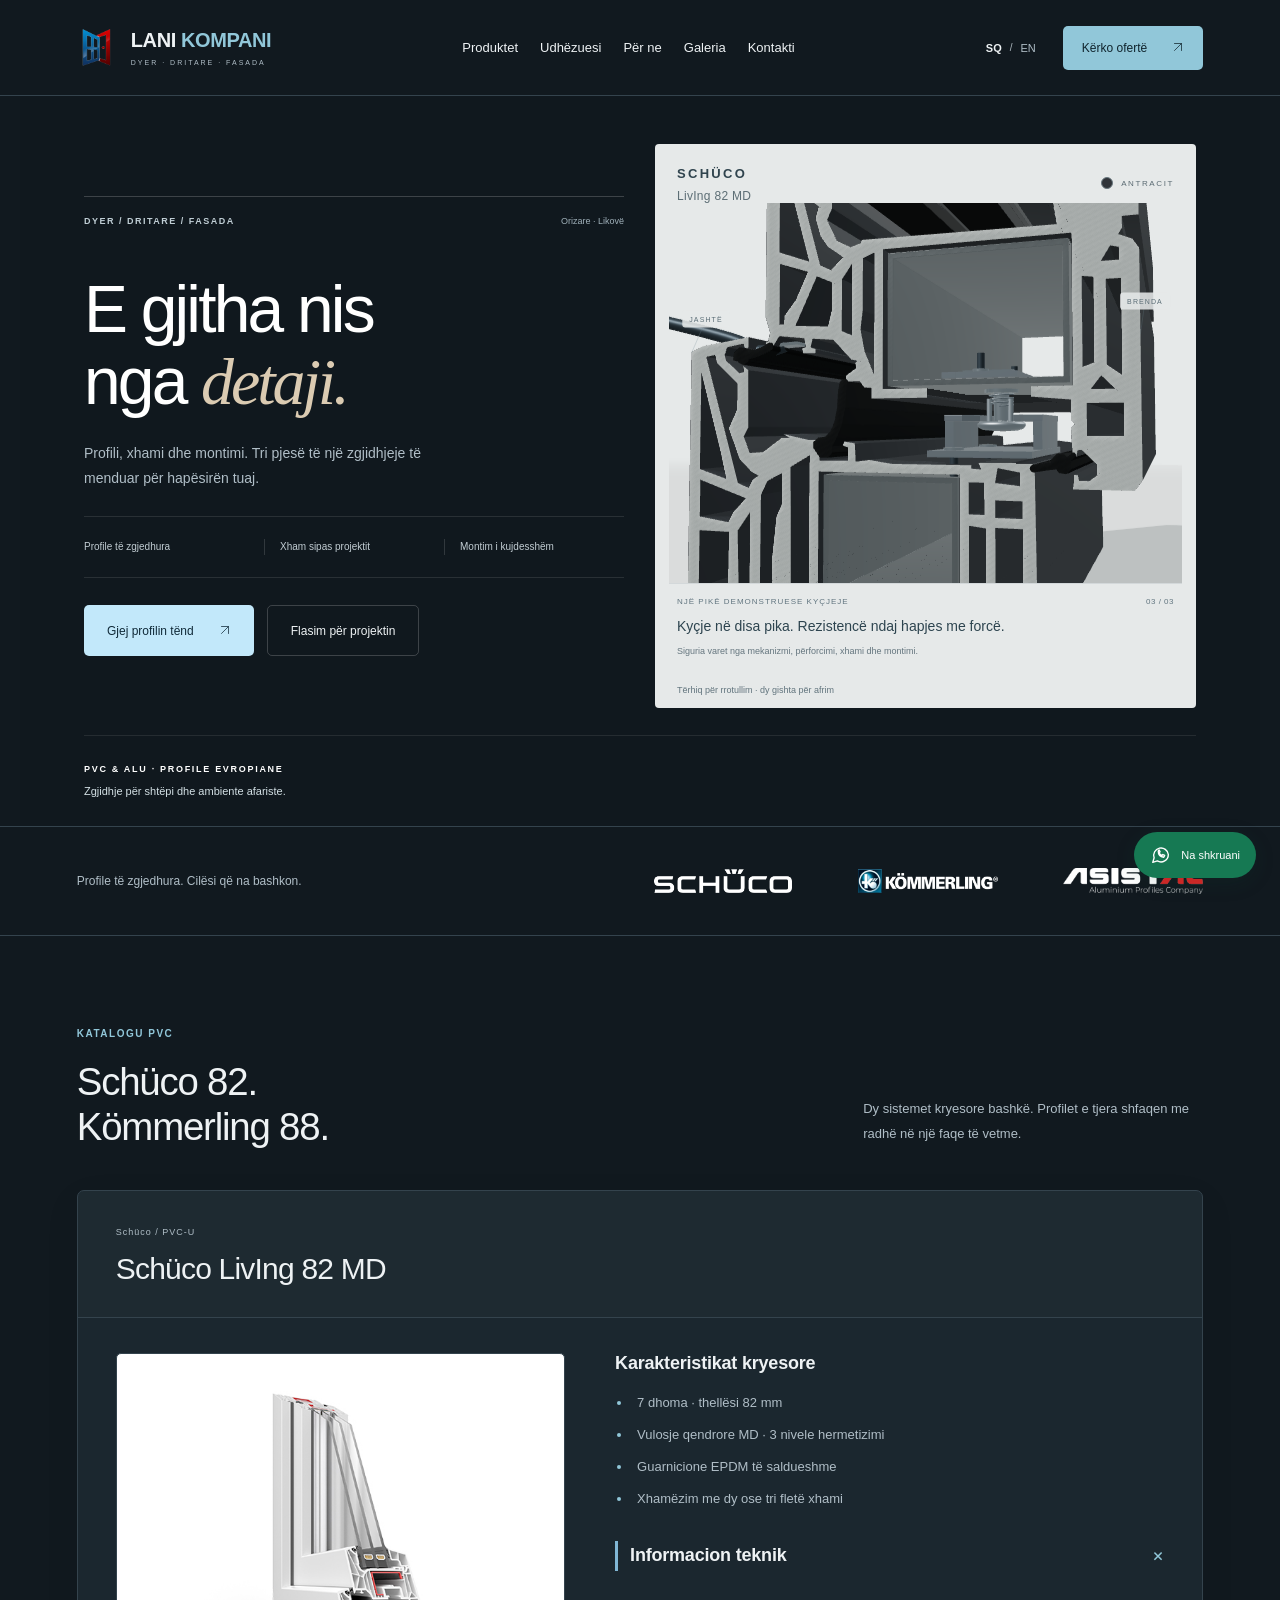
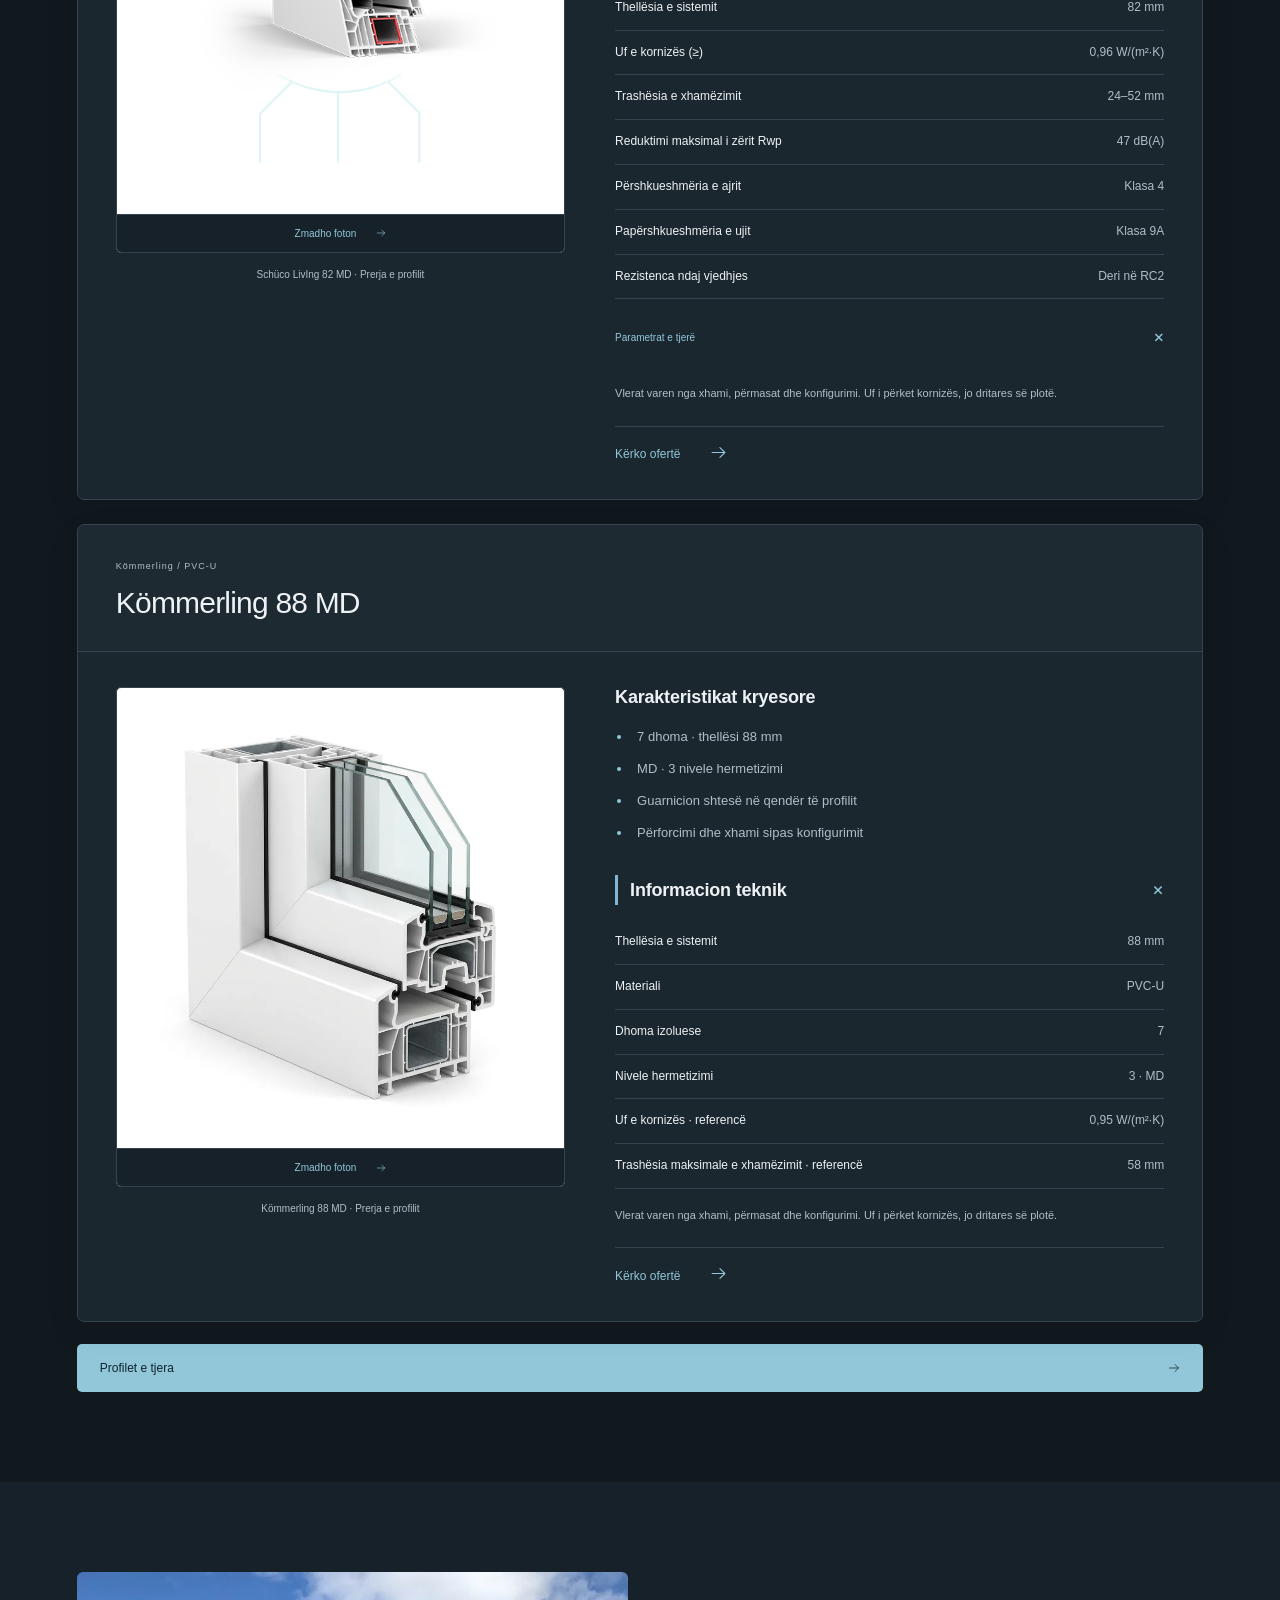
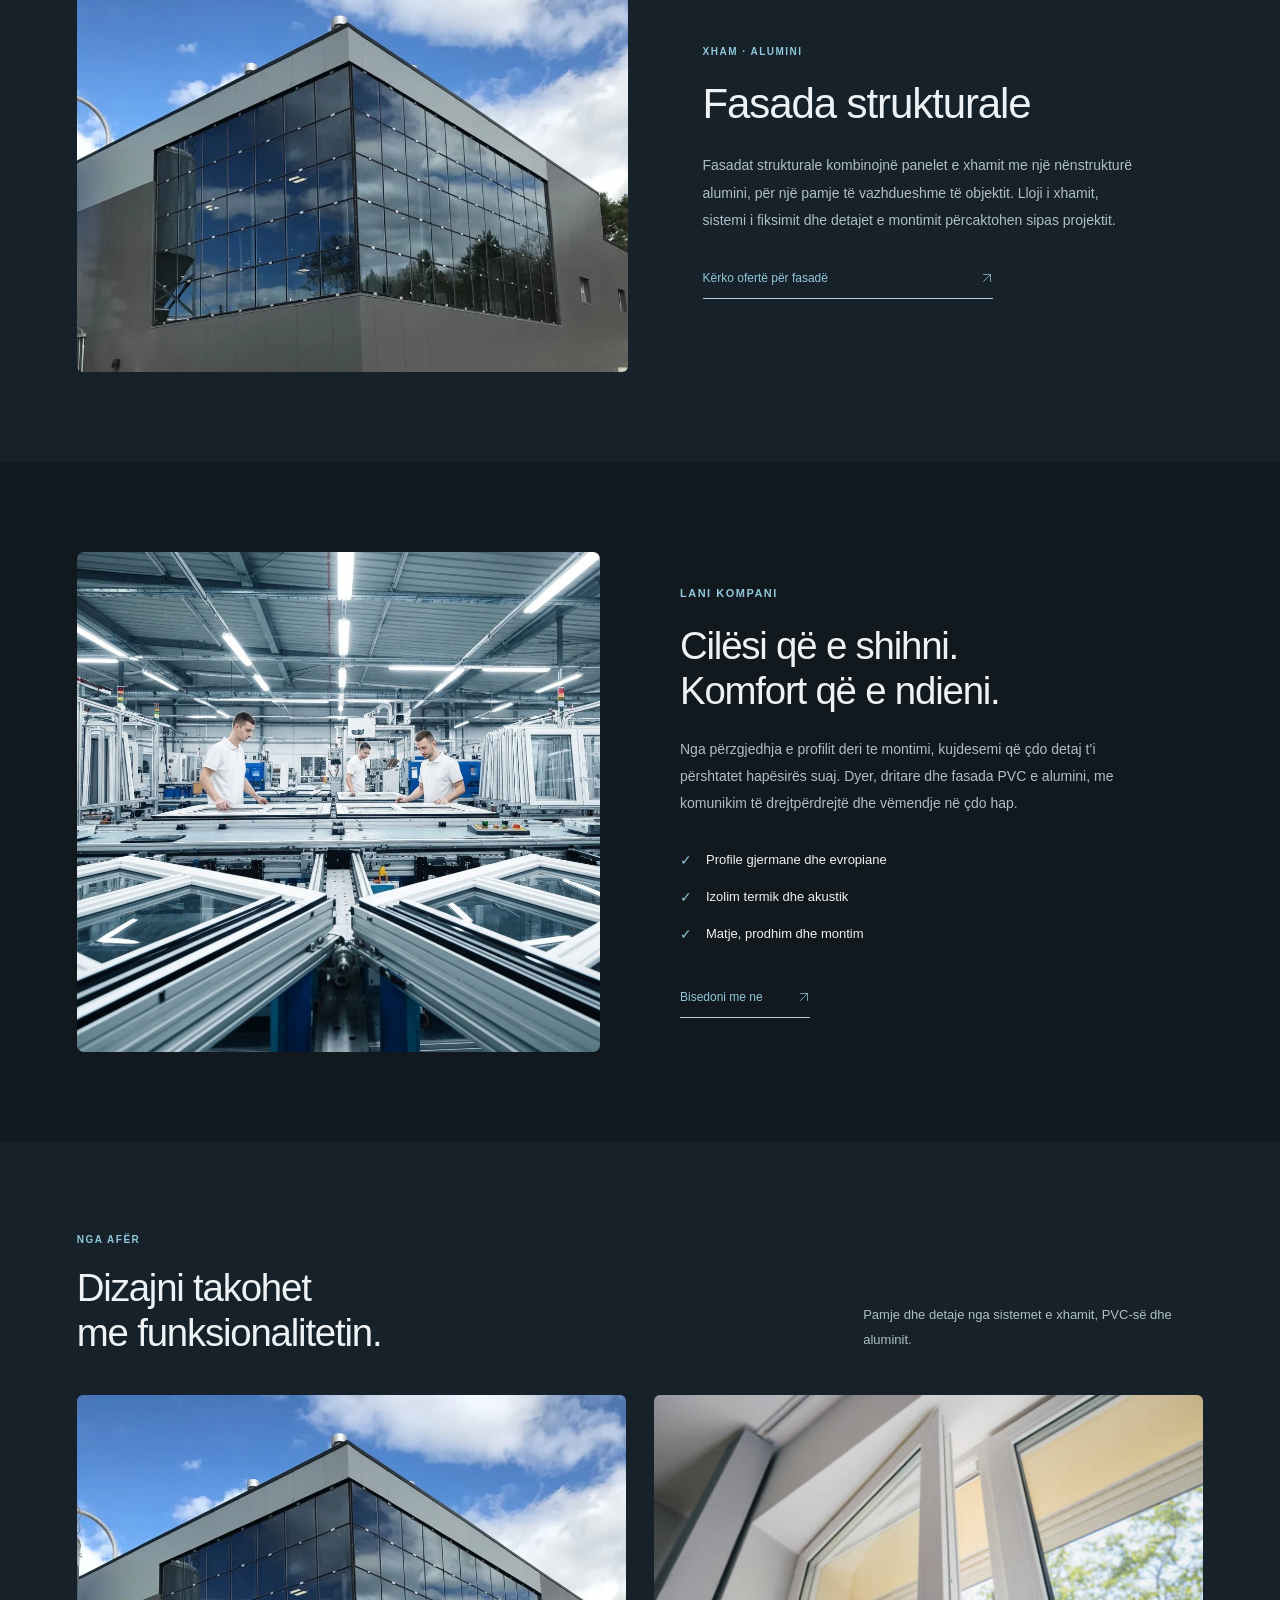
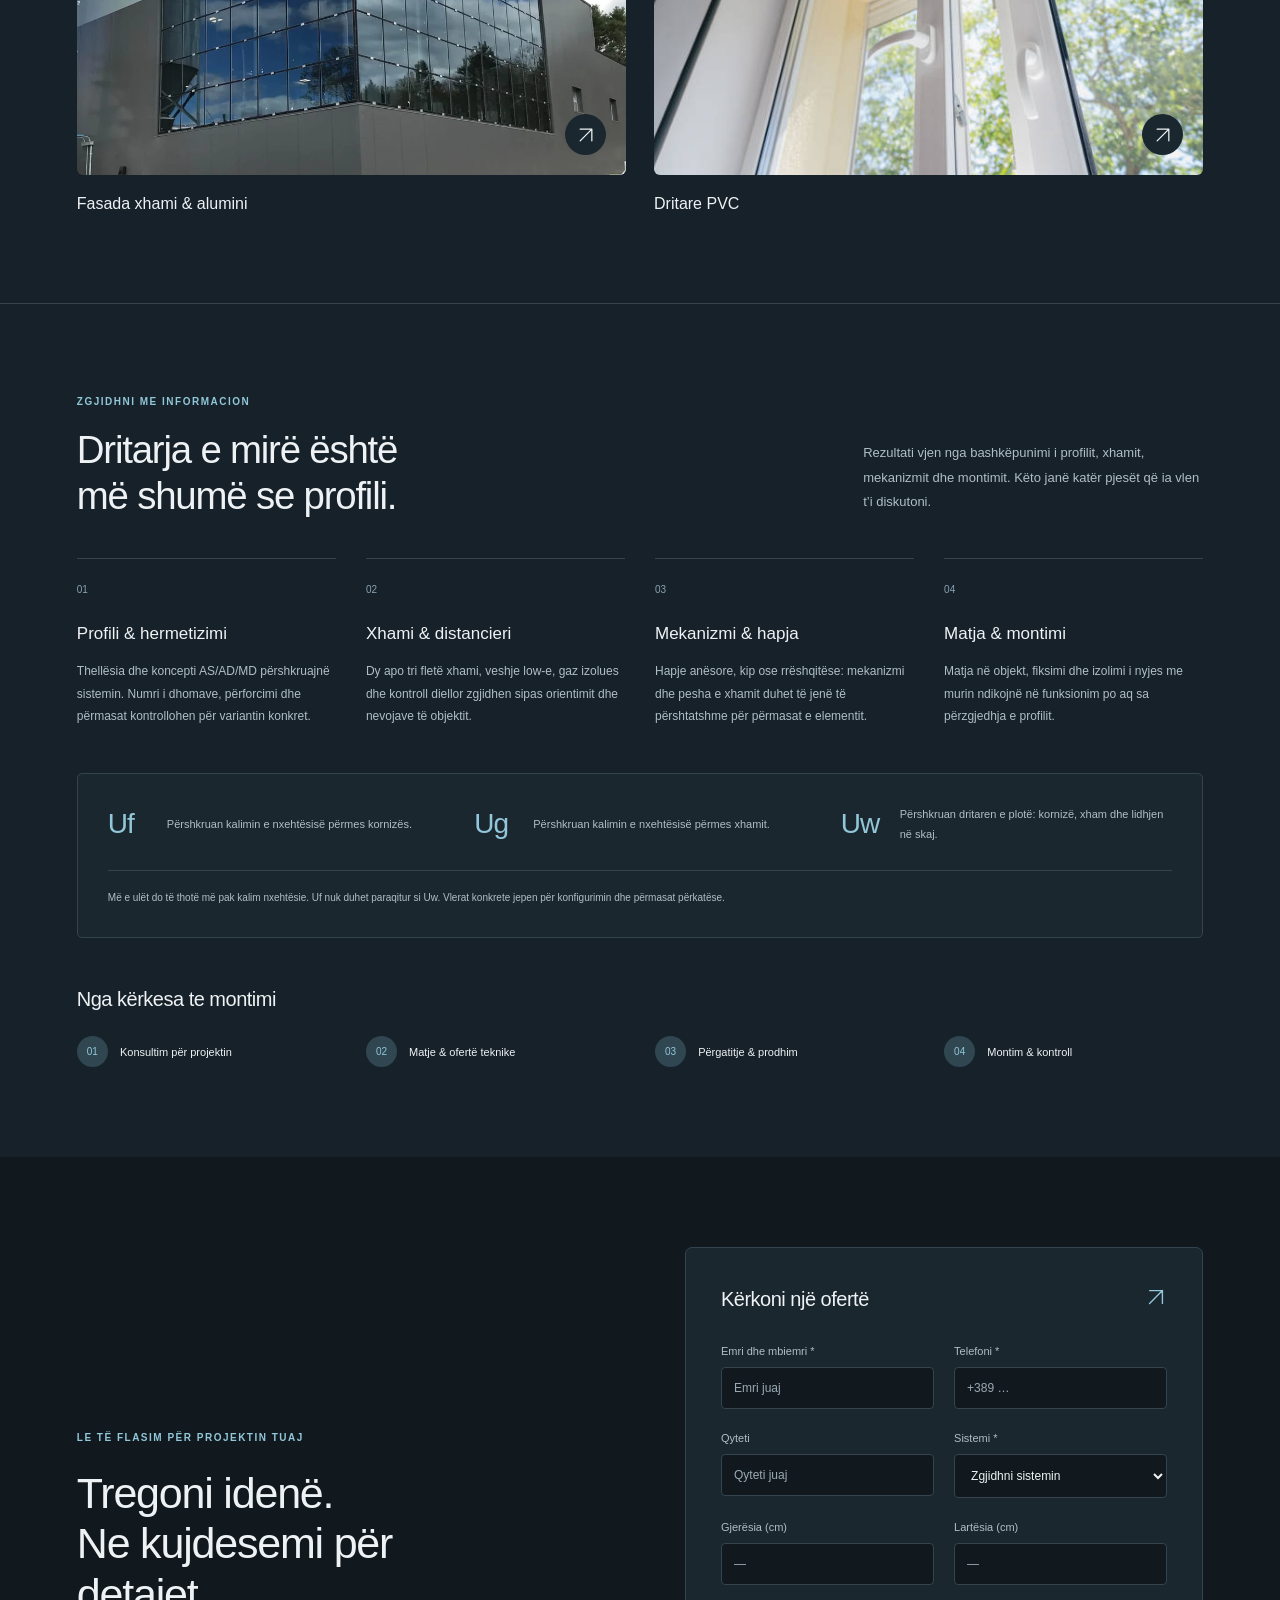
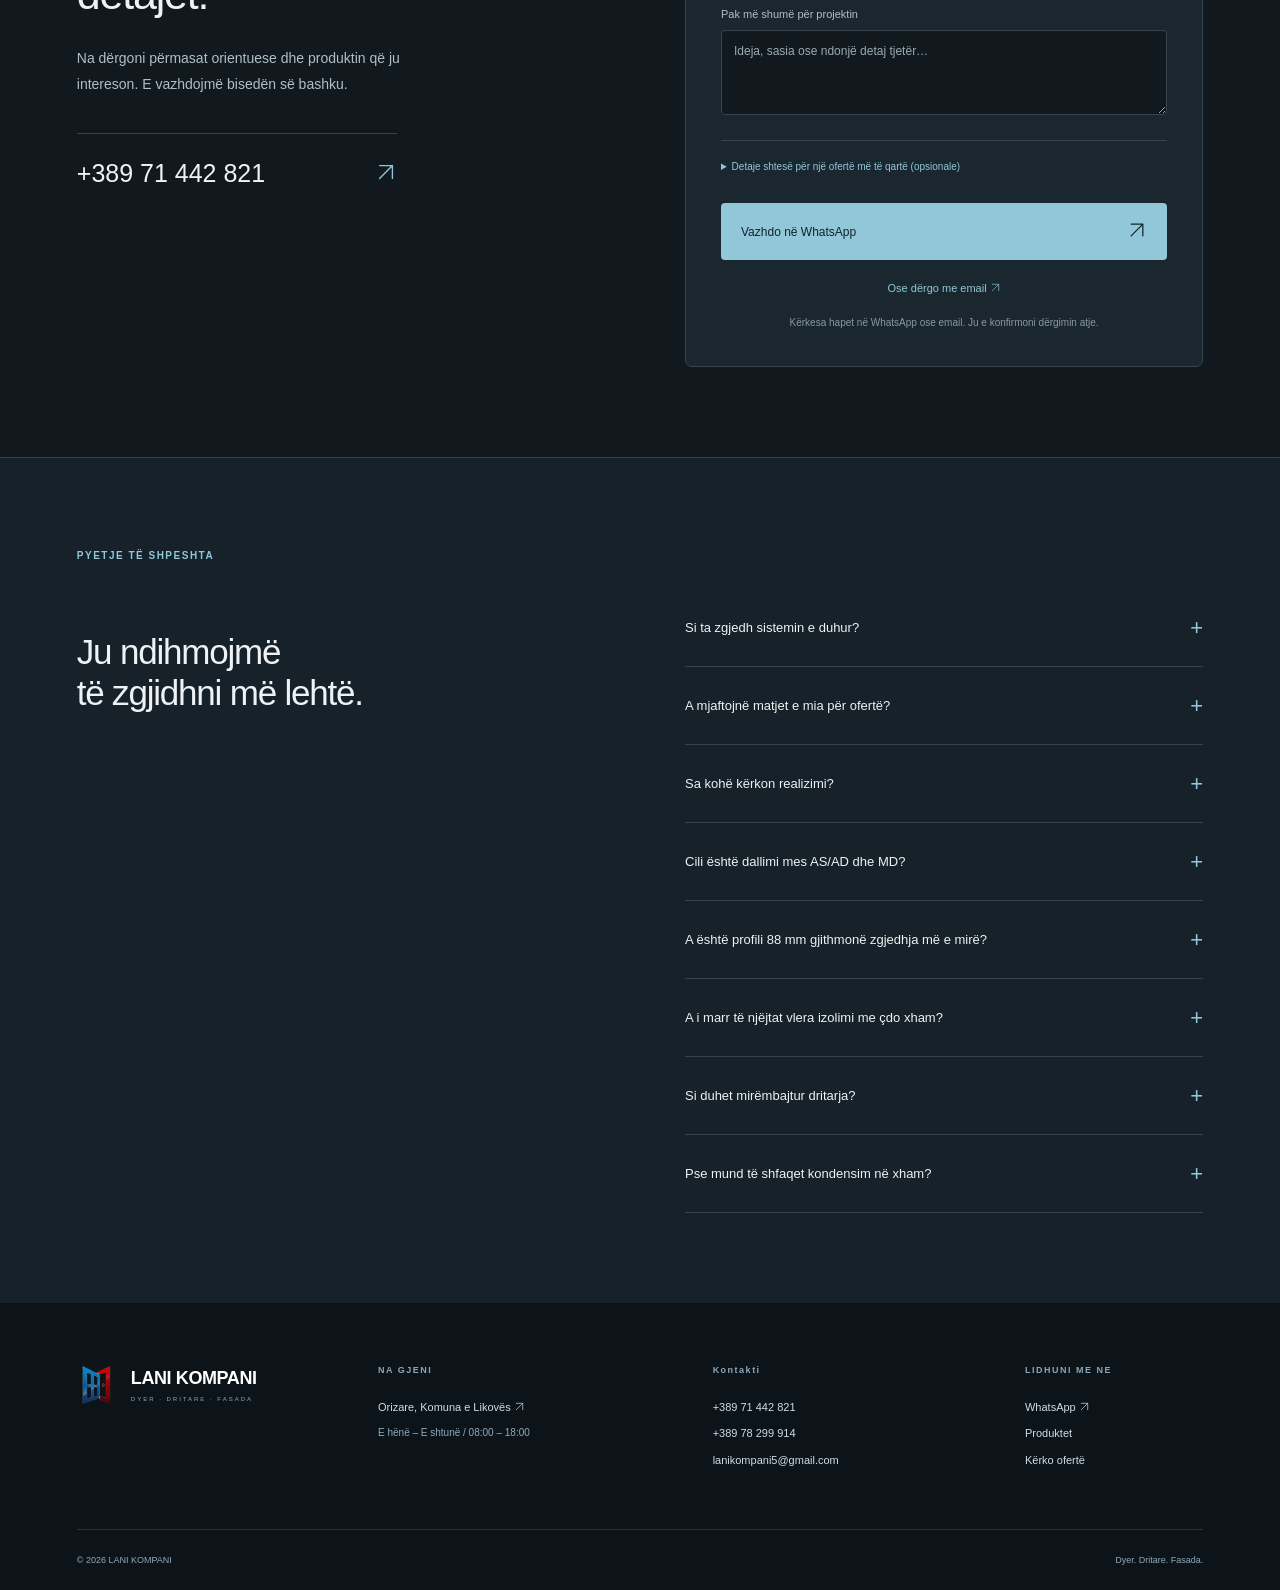
<file: index.html>
<!doctype html>
<html lang="sq">
  <head>
    <meta charset="utf-8" />
    <meta name="viewport" content="width=device-width,initial-scale=1" />
    <title>LANI KOMPANI — Dyer, dritare &amp; fasada</title>
    <meta
      name="description"
      content="Dyer, dritare PVC dhe alumini, sisteme panoramike dhe fasada. LANI KOMPANI, Orizare, Likovë. Profile Schüco, Kömmerling dhe Asistal."
    />
    <link rel="canonical" href="https://www.lanikompani.com/" />
    <meta name="theme-color" content="#11191f" />
    <link rel="icon" href="images/logo.png" />
    <link rel="stylesheet" href="style.css" />
    <link rel="stylesheet" href="profile-studio.css" />
    <script type="module" src="profile-studio.js"></script>
    <script src="translations.js" defer=""></script>
    <script src="profiles-data.js" defer=""></script>
    <script src="profile-view.js" defer=""></script>
    <script src="catalog.js" defer=""></script>
    <script src="script.js" defer=""></script>
  </head>
  <body>
    <a class="skip-link" href="#main" data-i18n="skip">Kalo te përmbajtja</a>
    <header class="header" id="header">
      <a class="wordmark" href="#ballina" aria-label="LANI KOMPANI — Kreu"
        ><img src="images/logo.png" alt="" width="44" height="44" /><span
          >LANI <b>KOMPANI</b
          ><small data-i18n="brand_line">DYER · DRITARE · FASADA</small></span
        ></a
      >
      <nav id="navigation" aria-label="Navigimi kryesor">
        <a href="#profilet" data-i18n="nav_products">Produktet</a
        ><a href="#udhezuesi" data-i18n="guide_nav">Udhëzuesi</a
        ><a href="#filozofia" data-i18n="nav_about">Për ne</a
        ><a href="#koleksioni" data-i18n="collection">Galeria</a
        ><a href="#kontakti" data-i18n="nav_contact">Kontakti</a>
      </nav>
      <div class="header-actions">
        <div class="languages" aria-label="Gjuha">
          <button class="lang-btn active" data-lang="sq" aria-pressed="true">
            SQ</button
          ><span>/</span
          ><button class="lang-btn" data-lang="en" aria-pressed="false">
            EN
          </button>
        </div>
        <a class="header-cta" href="#oferte"
          ><span data-i18n="start">Kërko ofertë</span> <span>↗</span></a
        ><button
          class="menu-toggle"
          aria-controls="navigation"
          aria-expanded="false"
          aria-label="Hap menunë"
        >
          <span></span><span></span>
        </button>
      </div>
    </header>
    <main id="main">
      <section class="hero hero-studio" id="ballina">
        <div class="hero-copy hero-intro">
          <div class="hero-intro-top">
            <span class="eyebrow" data-i18n="hero_eyebrow">DYER / DRITARE / FASADA</span>
            <span class="hero-location">Orizare · Likovë</span>
          </div>
          <h1 data-i18n="hero_heading" data-i18n-html="true">
            E gjitha nis<br />nga <span>detaji.</span>
          </h1>
          <p data-i18n="hero_desc">
            Profili, xhami dhe montimi. Tri pjesë të një zgjidhjeje të menduar
            për hapësirën tuaj.
          </p>
          <ul class="hero-build">
            <li data-i18n="hero_profile">Profile të zgjedhura</li>
            <li data-i18n="hero_glass">Xham sipas projektit</li>
            <li data-i18n="hero_install">Montim i kujdesshëm</li>
          </ul>
          <div class="hero-actions">
            <a class="button button-primary" href="#profilet"
              ><span data-i18n="hero_explore">Gjej profilin tënd</span>
              <span>↗</span></a
            ><a
              class="button button-glass"
              href="#oferte"
              data-i18n="hero_quote"
              >Flasim për projektin</a
            >
          </div>
        </div>
        <aside class="profile-studio" aria-label="Schüco LivIng — pamje e profilit">
          <div class="studio-heading">
            <div><span class="studio-brand">SCHÜCO</span><h2>LivIng 82 MD</h2></div>
            <span class="studio-finish" data-i18n="studio_finish">ANTRACIT</span>
          </div>
          <div class="studio-viewport" id="profileViewport" tabindex="0" aria-describedby="studioHint" aria-label="Mostër 3D e profilit">
            <div class="studio-object" id="studioObject"></div>
            <svg class="studio-leaders" id="studioLeaders" aria-hidden="true"><line id="studioOutsideLeader"/><line id="studioInsideLeader"/></svg>
            <div class="studio-side-label" id="studioOutsideLabel"><small id="studioOutsideName">JASHTË</small><strong id="studioOutsideTemp">−10°C</strong></div>
            <div class="studio-side-label" id="studioInsideLabel"><small id="studioInsideName">BRENDA</small><strong id="studioInsideTemp">+21°C</strong></div>
            <p class="studio-status" id="studioStatus">Duke ngarkuar mostrën 3D…</p>
          </div>
          <div class="studio-demonstration-copy" id="studioDemoCopy">
            <div class="studio-demonstration-heading"><span id="studioSceneTitle">DIMRI · IZOLIMI TERMIK</span><span id="studioSceneNumber">01 / 03</span></div>
            <p id="studioMessage">Më pak humbje nxehtësie. Më shumë komfort.</p>
            <small id="studioSceneNote">Temperatura ilustruese me ngrohje ose ftohje aktive. Performanca varet nga konfigurimi dhe montimi.</small>
          </div>
          <p class="studio-hint" id="studioHint">Tërhiq për rrotullim · dy gishta për afrim</p>
        </aside>
        <div class="hero-bottom">
          <div>
            <span data-i18n="hero_bottom"
              >PVC &amp; ALU · PROFILE EVROPIANE</span
            >
            <p data-i18n="hero_bottom_desc">
              Zgjidhje për shtëpi dhe ambiente afariste.
            </p>
          </div>
        </div>
      </section>
      <section class="partners" aria-label="Partnerët">
        <span data-i18n="partners"
          >Profile të zgjedhura. Cilësi që na bashkon.</span
        >
        <div>
          <img src="images/logo_schuco_white.png" alt="Schüco" /><img
            src="images/logo_kommerling_white.png"
            alt="Kömmerling"
          /><img src="images/logo_asistal_white.png" alt="Asistal" />
        </div>
      </section>
      <section class="profile-catalog section-pad" id="profilet">
        <div class="catalog-mobile-title">
          <h2 data-i18n="catalog_mobile_title">Profilet PVC</h2>
          <a href="#sistemet"
            ><span data-i18n="continue_below">Vazhdo poshtë</span> ↓</a
          >
        </div>
        <div class="section-heading reveal">
          <div class="section-kicker">
            <span class="micro" data-i18n="catalog_kicker">KATALOGU PVC</span>
          </div>
          <h2 data-i18n="catalog_title" data-i18n-html="true">
            Schüco 82.<br />Kömmerling 88.
          </h2>
          <p data-i18n="catalog_intro">
            Dy sistemet kryesore bashkë. Profilet e tjera shfaqen me radhë në
            një faqe të vetme.
          </p>
        </div>

        <div class="profile-cards" id="profileCards"></div>
        <a
          id="otherProfiles"
          class="button button-primary all-other-profiles"
          href="profilet/profilet-e-tjera.html"
          ><span data-i18n="other_profiles">Profilet e tjera</span> →</a
        >
        <noscript
          ><p>
            Ju lutem aktivizoni JavaScript për katalogun interaktiv. Për
            profilet Schüco dhe Kömmerling na kontaktoni në +389 71 442 821.
          </p></noscript
        >
      </section>
      <section
        class="facade-section section-pad"
        id="sistemet"
        aria-labelledby="facadeHeading"
      >
        <div class="facade-layout">
          <figure class="facade-photo reveal">
            <img
              id="facadeImage"
              src="images/foto_1788828133911.webp"
              alt="Ndërtesë me fasadë xhami"
              loading="lazy"
            />
          </figure>
          <div class="facade-copy reveal">
            <span class="eyebrow" data-i18n="facade_kicker"
              >XHAM · ALUMINI</span
            >
            <h2 id="facadeHeading" data-i18n="facade_heading">
              Fasada strukturale
            </h2>
            <p data-i18n="facade_description">
              Fasadat strukturale kombinojnë panelet e xhamit me një
              nënstrukturë alumini, për një pamje të vazhdueshme të objektit.
              Lloji i xhamit, sistemi i fiksimit dhe detajet e montimit
              përcaktohen sipas projektit.
            </p>
            <a class="text-link" id="facadeQuote" href="#oferte"
              ><span data-i18n="facade_quote">Kërko ofertë për fasadë</span>
              ↗</a
            >
          </div>
        </div>
      </section>
      <section class="philosophy section-pad" id="filozofia">
        <div class="about-image reveal">
          <img
            src="images/foto_1788829214409.jpg"
            alt="Përpunimi i profileve të dritareve në ambient prodhimi"
            loading="lazy"
          />
        </div>
        <div class="about-copy reveal">
          <span class="eyebrow" data-i18n="about_kicker">LANI KOMPANI</span>
          <h2 data-i18n="statement" data-i18n-html="true">
            Cilësi që e shihni.<br />Komfort që e ndieni.
          </h2>
          <p data-i18n="about_text">
            Nga përzgjedhja e profilit deri te montimi, kujdesemi që çdo detaj
            t’i përshtatet hapësirës suaj. Dyer, dritare dhe fasada PVC e
            alumini, me komunikim të drejtpërdrejtë dhe vëmendje në çdo hap.
          </p>
          <ul class="about-features">
            <li data-i18n="value1">Profile gjermane dhe evropiane</li>
            <li data-i18n="value2">Izolim termik dhe akustik</li>
            <li data-i18n="value3">Matje, prodhim dhe montim</li>
          </ul>
          <a class="text-link" href="#oferte"
            ><span data-i18n="talk">Bisedoni me ne</span> ↗</a
          >
        </div>
      </section>

      <section class="collection section-pad" id="koleksioni">
        <div class="section-heading reveal">
          <div class="section-kicker reveal">
            <span class="micro" data-i18n="collection_kicker">NGA AFËR</span>
          </div>
          <h2 data-i18n="collection_title" data-i18n-html="true">
            Dizajni takohet<br />me funksionalitetin.
          </h2>
          <p data-i18n="collection_desc">
            Pamje dhe detaje nga sistemet e xhamit, PVC-së dhe aluminit.
          </p>
        </div>
        <div class="gallery">
          <button
            class="gallery-card gallery-large reveal"
            data-gallery="images/foto_1788828133911.webp"
          >
            <div class="gallery-img">
              <img
                src="images/foto_1788828133911.webp"
                alt="Arkitekturë me fasadë strukturore xhami"
                loading="lazy"
              /><span class="gallery-open">↗</span>
            </div>
            <div class="gallery-caption">
              <h3 data-i18n="gallery1">Fasada xhami &amp; alumini</h3>
            </div></button
          ><button
            class="gallery-card gallery-small reveal"
            data-gallery="images/foto_1788828304789.jpg"
          >
            <div class="gallery-img">
              <img
                src="images/foto_1788828304789.jpg"
                alt="Detaj i dritares së hapur PVC"
                loading="lazy"
              /><span class="gallery-open">↗</span>
            </div>
            <div class="gallery-caption">
              <h3 data-i18n="gallery2">Dritare PVC</h3>
            </div>
          </button>
        </div>
      </section>
      <section class="buying-guide section-pad" id="udhezuesi">
        <div class="section-heading reveal">
          <div class="section-kicker">
            <span class="micro" data-i18n="guide_kicker"
              >ZGJIDHNI ME INFORMACION</span
            >
          </div>
          <h2 data-i18n="guide_title" data-i18n-html="true">
            Dritarja e mirë është<br />më shumë se profili.
          </h2>
          <p data-i18n="guide_intro">
            Rezultati vjen nga bashkëpunimi i profilit, xhamit, mekanizmit dhe
            montimit. Këto janë katër pjesët që ia vlen t’i diskutoni.
          </p>
        </div>
        <div class="guide-grid">
          <article>
            <span>01</span>
            <h3 data-i18n="guide_frame">Profili &amp; hermetizimi</h3>
            <p data-i18n="guide_frame_desc">
              Thellësia dhe koncepti AS/AD/MD përshkruajnë sistemin. Numri i
              dhomave, përforcimi dhe përmasat kontrollohen për variantin
              konkret.
            </p>
          </article>
          <article>
            <span>02</span>
            <h3 data-i18n="guide_glass">Xhami &amp; distancieri</h3>
            <p data-i18n="guide_glass_desc">
              Dy apo tri fletë xhami, veshje low-e, gaz izolues dhe kontroll
              diellor zgjidhen sipas orientimit dhe nevojave të objektit.
            </p>
          </article>
          <article>
            <span>03</span>
            <h3 data-i18n="guide_hardware">Mekanizmi &amp; hapja</h3>
            <p data-i18n="guide_hardware_desc">
              Hapje anësore, kip ose rrëshqitëse: mekanizmi dhe pesha e xhamit
              duhet të jenë të përshtatshme për përmasat e elementit.
            </p>
          </article>
          <article>
            <span>04</span>
            <h3 data-i18n="guide_install">Matja &amp; montimi</h3>
            <p data-i18n="guide_install_desc">
              Matja në objekt, fiksimi dhe izolimi i nyjes me murin ndikojnë në
              funksionim po aq sa përzgjedhja e profilit.
            </p>
          </article>
        </div>
        <div class="thermal-explainer">
          <div>
            <span>Uf</span>
            <p data-i18n="uf_desc">
              Përshkruan kalimin e nxehtësisë përmes kornizës.
            </p>
          </div>
          <div>
            <span>Ug</span>
            <p data-i18n="ug_desc">
              Përshkruan kalimin e nxehtësisë përmes xhamit.
            </p>
          </div>
          <div>
            <span>Uw</span>
            <p data-i18n="uw_desc">
              Përshkruan dritaren e plotë: kornizë, xham dhe lidhjen në skaj.
            </p>
          </div>
          <p data-i18n="thermal_note">
            Më e ulët do të thotë më pak kalim nxehtësie. Uf nuk duhet paraqitur
            si Uw. Vlerat konkrete jepen për konfigurimin dhe përmasat
            përkatëse.
          </p>
        </div>
        <div class="process-line">
          <h3 data-i18n="process_heading">Nga kërkesa te montimi</h3>
          <ol>
            <li>
              <b>01</b
              ><span data-i18n="process_1">Konsultim për projektin</span>
            </li>
            <li>
              <b>02</b
              ><span data-i18n="process_2">Matje &amp; ofertë teknike</span>
            </li>
            <li>
              <b>03</b
              ><span data-i18n="process_3">Përgatitje &amp; prodhim</span>
            </li>
            <li>
              <b>04</b><span data-i18n="process_4">Montim &amp; kontroll</span>
            </li>
          </ol>
        </div>
      </section>

      <section class="quote section-pad" id="oferte">
        <div class="quote-copy reveal">
          <span class="micro" data-i18n="quote_kicker"
            >LE TË FLASIM PËR PROJEKTIN TUAJ</span
          >
          <h2 data-i18n="quote_title" data-i18n-html="true">
            Tregoni idenë.<br />Ne kujdesemi për detajet.
          </h2>
          <p data-i18n="quote_desc">
            Na dërgoni përmasat orientuese dhe produktin që ju intereson. E
            vazhdojmë bisedën së bashku.
          </p>
          <a href="tel:+38971442821" class="quote-phone"
            >+389 71 442 821 <span>↗</span></a
          >
        </div>
        <form id="inquiryForm" class="quote-form">
          <div class="form-top">
            <span class="micro" data-i18n="form_title">Kërkoni një ofertë</span
            ><span>↗</span>
          </div>
          <div class="form-grid">
            <label
              ><span data-i18n="name">Emri dhe mbiemri *</span
              ><input
                name="name"
                id="userName"
                autocomplete="name"
                required=""
                placeholder="Emri juaj"
                data-i18n-ph="name_ph" /></label
            ><label
              ><span data-i18n="phone">Telefoni *</span
              ><input
                name="phone"
                id="userPhone"
                type="tel"
                autocomplete="tel"
                required=""
                placeholder="+389 …" /></label
            ><label
              ><span data-i18n="city">Qyteti</span
              ><input
                name="city"
                id="userCity"
                autocomplete="address-level2"
                placeholder="Qyteti juaj"
                data-i18n-ph="city_ph" /></label
            ><label
              ><span data-i18n="service">Sistemi *</span
              ><select name="service" id="userService" required="">
                <option value="" data-i18n="choose">Zgjidhni sistemin</option>
                <option>Schüco LivIng 82 MD</option>
                <option>Kömmerling 76 MD</option>
                <option value="Dyer &amp; dritare ALU" data-i18n="alu_doors">
                  Dyer &amp; dritare ALU
                </option>
                <option value="Panorama" data-i18n="sliding">
                  Sisteme panoramike
                </option>
                <option value="Fasada" data-i18n="facades">Fasada</option>
                <option value="Roleta / Alubond" data-i18n="shutters">
                  Roleta / Alubond
                </option>
                <option value="Projekt i plotë" data-i18n="full_project">
                  Projekt i plotë
                </option>
              </select></label
            ><label
              ><span data-i18n="width">Gjerësia (cm)</span
              ><input
                id="userWidth"
                type="number"
                min="1"
                max="100000"
                placeholder="—" /></label
            ><label
              ><span data-i18n="height">Lartësia (cm)</span
              ><input
                id="userHeight"
                type="number"
                min="1"
                max="100000"
                placeholder="—" /></label
            ><label class="full"
              ><span data-i18n="notes">Pak më shumë për projektin</span
              ><textarea
                id="userNotes"
                rows="2"
                placeholder="Ideja, sasia ose ndonjë detaj tjetër…"
                data-i18n-ph="notes_ph"
              ></textarea>
            </label>
          </div>
          <details class="quote-options">
            <summary data-i18n="optional_details">
              Detaje shtesë për një ofertë më të qartë (opsionale)
            </summary>
            <div class="form-grid">
              <label
                ><span data-i18n="quantity">Numri i njësive</span
                ><input
                  id="userQuantity"
                  type="number"
                  min="1"
                  max="10000"
                  placeholder="1" /></label
              ><label
                ><span data-i18n="finish">Ngjyra e dëshiruar</span
                ><select id="userFinish">
                  <option value="" data-i18n="advise_me">Më këshilloni</option>
                  <option value="E bardhë" data-i18n="white">E bardhë</option>
                  <option value="Antracit" data-i18n="anthracite">
                    Antracit
                  </option>
                  <option value="Efekt druri" data-i18n="wood">
                    Efekt druri
                  </option>
                  <option value="Sipas projektit" data-i18n="custom_finish">
                    Sipas projektit
                  </option>
                </select></label
              ><label
                ><span data-i18n="glazing">Paketa e xhamit</span
                ><select id="userGlazing">
                  <option value="" data-i18n="advise_me">Më këshilloni</option>
                  <option value="Dy fletë xhami" data-i18n="double_glazing">
                    Dy fletë xhami
                  </option>
                  <option value="Tri fletë xhami" data-i18n="triple_glazing">
                    Tri fletë xhami
                  </option>
                </select></label
              ><label
                ><span data-i18n="project_type">Lloji i projektit</span
                ><select id="userProject">
                  <option value="" data-i18n="choose_optional">Zgjidhni</option>
                  <option value="Ndërtim i ri" data-i18n="new_build">
                    Ndërtim i ri
                  </option>
                  <option value="Rinovim" data-i18n="renovation">
                    Rinovim
                  </option>
                  <option value="Objekt afarist" data-i18n="commercial">
                    Objekt afarist
                  </option>
                </select></label
              >
            </div>
          </details>
          <button class="submit-button" type="submit" data-channel="whatsapp">
            <span data-i18n="send">Vazhdo në WhatsApp</span
            ><span>↗</span></button
          ><button
            class="email-button"
            type="submit"
            data-channel="email"
            data-i18n="send_email"
          >
            Ose dërgo me email ↗
          </button>
          <p class="form-note" data-i18n="form_note">
            Kërkesa hapet në WhatsApp ose email. Ju e konfirmoni dërgimin atje.
          </p>
        </form>
      </section>
      <section class="faq section-pad">
        <div class="section-kicker">
          <span class="micro" data-i18n="faq_kicker">PYETJE TË SHPESHTA</span
          ><span>+</span>
        </div>
        <div class="faq-grid">
          <h2 data-i18n="faq_title" data-i18n-html="true">
            Ju ndihmojmë<br />të zgjidhni më lehtë.
          </h2>
          <div>
            <details>
              <summary>
                <span data-i18n="faq1">Si ta zgjedh sistemin e duhur?</span
                ><span>+</span>
              </summary>
              <p data-i18n="faq1_desc">
                Zgjedhja varet nga hapësira, izolimi që kërkoni dhe dizajni. Na
                kontaktoni për të diskutuar profilet PVC, alumini dhe sistemet
                panoramike sipas projektit tuaj.
              </p>
            </details>
            <details>
              <summary>
                <span data-i18n="faq2"
                  >A mjaftojnë matjet e mia për ofertë?</span
                ><span>+</span>
              </summary>
              <p data-i18n="faq2_desc">
                Matjet orientuese na ndihmojnë të përgatisim një vlerësim
                fillestar. Përmasat dhe detajet përfundimtare konfirmohen para
                prodhimit.
              </p>
            </details>
            <details>
              <summary>
                <span data-i18n="faq3">Sa kohë kërkon realizimi?</span
                ><span>+</span>
              </summary>
              <p data-i18n="faq3_desc">
                Afati varet nga sistemi, sasia dhe kompleksiteti i projektit. E
                përcaktojmë së bashku gjatë konfirmimit të ofertës.
              </p>
            </details>
            <details>
              <summary>
                <span data-i18n="faq4"
                  >Cili është dallimi mes AS/AD dhe MD?</span
                ><span>+</span>
              </summary>
              <p data-i18n="faq4_desc">
                AS/AD përdorin vulosje në ndalesë; MD shton një guarnicion
                qendror në konceptin e sistemit. Dallimi nuk duhet ngatërruar me
                numrin e dhomave ose me trashësinë e xhamit.
              </p>
            </details>
            <details>
              <summary>
                <span data-i18n="faq5"
                  >A është profili 88 mm gjithmonë zgjedhja më e mirë?</span
                ><span>+</span>
              </summary>
              <p data-i18n="faq5_desc">
                Thellësia është vetëm një pjesë e zgjedhjes. Duhet parë xhami,
                përmasat, orientimi, mekanizmi dhe kërkesat e projektit.
                Vlerësimi bëhet për dritaren e plotë.
              </p>
            </details>
            <details>
              <summary>
                <span data-i18n="faq6"
                  >A i marr të njëjtat vlera izolimi me çdo xham?</span
                ><span>+</span>
              </summary>
              <p data-i18n="faq6_desc">
                Jo. Uf i përket kornizës, Ug xhamit dhe Uw dritares së plotë.
                Ndryshimi i xhamit, përmasave ose distancierit mund ta ndryshojë
                Uw.
              </p>
            </details>
            <details>
              <summary>
                <span data-i18n="faq7">Si duhet mirëmbajtur dritarja?</span
                ><span>+</span>
              </summary>
              <p data-i18n="faq7_desc">
                Pastroni profilet dhe guarnicionet me mjete të buta dhe
                detergjent të përshtatshëm. Mbani të lira vrimat e kullimit dhe
                ndiqni udhëzimin e prodhuesit për mekanizmat.
              </p>
            </details>
            <details>
              <summary>
                <span data-i18n="faq8"
                  >Pse mund të shfaqet kondensim në xham?</span
                ><span>+</span>
              </summary>
              <p data-i18n="faq8_desc">
                Kondensimi lidhet me lagështinë, temperaturën e sipërfaqes dhe
                ajrosjen. Vendndodhja e tij në xham ka rëndësi; shkaku
                vlerësohet sipas rastit dhe nuk përcaktohet vetëm nga profili.
              </p>
            </details>
          </div>
        </div>
      </section>
    </main>
    <a
      class="quick-whatsapp"
      href="https://wa.me/38971442821"
      target="_blank"
      rel="noopener noreferrer"
      ><svg viewBox="0 0 24 24" aria-hidden="true">
        <path d="M20 11.5a8 8 0 0 1-12 7L3 20l1.5-5A8 8 0 1 1 20 11.5Z"></path>
        <path
          d="M9 7.5c0 4 2.5 6.5 6 7l1-2-2-1-1 1c-1.5-.5-2.5-1.5-3-3l1-1-1-2Z"
        ></path></svg
      ><span data-i18n="whatsapp_help">Na shkruani</span></a
    >
    <footer class="footer section-pad" id="kontakti">
      <div class="footer-columns">
        <a class="wordmark" href="#ballina"
          ><img src="images/logo.png" alt="" width="44" height="44" /><span
            >LANI <b>KOMPANI</b
            ><small data-i18n="brand_line">DYER · DRITARE · FASADA</small></span
          ></a
        >
        <div>
          <span class="micro" data-i18n="location">NA GJENI</span
          ><a
            href="https://maps.google.com/?q=Orizare+Likove"
            target="_blank"
            rel="noopener noreferrer"
            data-i18n="address"
            >Orizare, Komuna e Likovës ↗</a
          >
          <p data-i18n="hours">E hënë – E shtunë / 08:00 – 18:00</p>
        </div>
        <div>
          <span class="micro" data-i18n="nav_contact">KONTAKTI</span
          ><a href="tel:+38971442821">+389 71 442 821</a
          ><a href="tel:+38978299914">+389 78 299 914</a
          ><a href="mailto:lanikompani5@gmail.com">lanikompani5@gmail.com</a>
        </div>
        <div>
          <span class="micro" data-i18n="connect">LIDHUNI ME NE</span
          ><a
            href="https://wa.me/38971442821"
            target="_blank"
            rel="noopener noreferrer"
            >WhatsApp ↗</a
          ><a href="#profilet" data-i18n="nav_products">Produktet</a
          ><a href="#oferte" data-i18n="start">Kërko ofertë</a>
        </div>
      </div>
      <div class="footer-bottom">
        <span>© <span id="year">2026</span> LANI KOMPANI</span
        ><span data-i18n="footer_end">Dyer. Dritare. Fasada.</span
        ><span>OR / MK</span>
      </div>
    </footer>
    <dialog id="galleryDialog" aria-label="Pamje e zmadhuar">
      <button class="dialog-close" aria-label="Mbyll fotografinë">×</button
      ><img src="images/foto_1788828133911.webp" alt="" />
    </dialog>
    <div class="scroll-progress" aria-hidden="true"></div>
  </body>
</html>
</file>
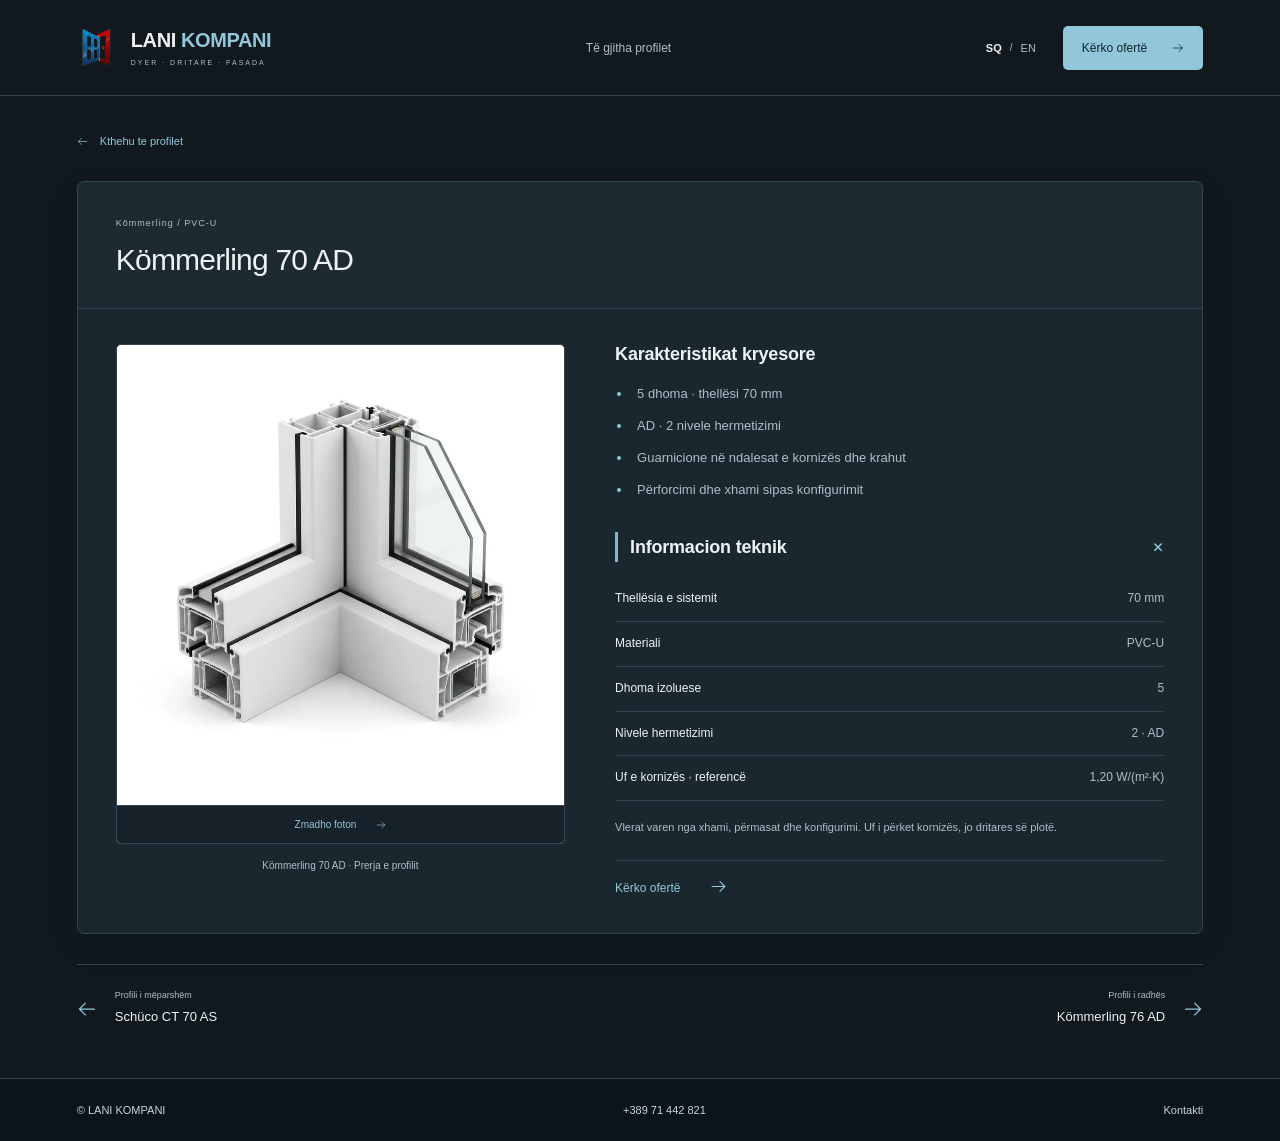
<file: profilet/kommerling-70-ad.html>
<!doctype html>
<html lang="sq"><head><meta charset="utf-8"><meta name="viewport" content="width=device-width,initial-scale=1"><title>Kömmerling 70 AD | LANI KOMPANI</title><meta name="description" content="Sistem PVC me thellësi bazë 70 mm dhe vulosje në ndalesë. Nuk është i njëjti profil me seritë 76 ose 88 mm."><link rel="canonical" href="https://www.lanikompani.com/profilet/kommerling-70-ad.html"><meta name="theme-color" content="#11191f"><link rel="icon" href="../images/logo.png"><link rel="stylesheet" href="../style.css"><script src="../translations.js" defer></script><script src="../profiles-data.js" defer></script><script src="../profile-view.js" defer></script><script src="../profile-page.js" defer></script></head>
<body class="product-page" data-profile-page="kommerling-70-ad"><a class="skip-link" href="#main" data-i18n="skip">Kalo te përmbajtja</a>
<header class="header product-page-header"><a class="wordmark" href="../index.html"><img src="../images/logo.png" alt="" width="44" height="44"><span>LANI <b>KOMPANI</b><small data-i18n="brand_line">DYER · DRITARE · FASADA</small></span></a><a class="profile-home-link" href="../index.html#profilet" data-i18n="all_profile_pages">Të gjitha profilet</a><div class="header-actions"><div class="languages" aria-label="Gjuha"><button class="lang-btn active" data-lang="sq" aria-pressed="true">SQ</button><span>/</span><button class="lang-btn" data-lang="en" aria-pressed="false">EN</button></div><a class="header-cta" href="../index.html?profile=kommerling-70-ad#oferte"><span data-i18n="start">Kërko ofertë</span><svg class="vector-arrow" viewBox="0 0 24 24" aria-hidden="true"><path d="M3 12h18m-7-7 7 7-7 7"/></svg></a></div></header>
<main id="main" class="profile-page-main"><nav class="profile-breadcrumb" aria-label="Pozicioni në faqe"><a href="../index.html#profilet"><svg class="vector-arrow" viewBox="0 0 24 24" aria-hidden="true" style="transform:rotate(180deg)"><path d="M3 12h18m-7-7 7 7-7 7"/></svg><span data-i18n="back_profiles">Kthehu te profilet</span></a></nav><div id="profilePageContent"><article class="profile-card profile-detail" id="profile-kommerling-70-ad"  aria-labelledby="title-kommerling-70-ad"><div class="profile-detail-heading"><span class="profile-type">Kömmerling / PVC-U</span><h1 id="title-kommerling-70-ad">Kömmerling 70 AD</h1></div><div class="profile-detail-grid"><figure class="profile-cutaway-figure"><button class="profile-cutaway-button" data-gallery="../images/profiles/kommerling-70-ad.webp" aria-label="Zmadho foton: Kömmerling 70 AD"><img class="profile-cutaway" src="../images/profiles/kommerling-70-ad.webp" data-photo-scope="catalogue-reference" alt="Prerja e profilit: Kömmerling 70 AD" loading="lazy"><span class="cutaway-zoom">Zmadho foton <svg class="vector-arrow" viewBox="0 0 24 24" aria-hidden="true"><path d="M3 12h18m-7-7 7 7-7 7"/></svg></span></button><figcaption>Kömmerling 70 AD · Prerja e profilit</figcaption></figure><div class="profile-detail-copy"><h4>Karakteristikat kryesore</h4><ul class="profile-feature-list"><li>5 dhoma · thellësi 70 mm</li><li>AD · 2 nivele hermetizimi</li><li>Guarnicione në ndalesat e kornizës dhe krahut</li><li>Përforcimi dhe xhami sipas konfigurimit</li></ul><details class="profile-technical" open aria-label="Informacion teknik: Kömmerling 70 AD"><summary><span>Informacion teknik</span><span>+</span></summary><table class="profile-technical-table"><caption class="sr-only">Kömmerling 70 AD — të dhëna teknike</caption><tbody><tr><th scope="row">Thellësia e sistemit</th><td>70 mm</td></tr><tr><th scope="row">Materiali</th><td>PVC-U</td></tr><tr><th scope="row">Dhoma izoluese</th><td>5</td></tr><tr><th scope="row">Nivele hermetizimi</th><td>2 · AD</td></tr><tr><th scope="row">Uf e kornizës · referencë</th><td>1,20 W/(m²·K)</td></tr></tbody></table><p class="profile-reference-note">Vlerat varen nga xhami, përmasat dhe konfigurimi. Uf i përket kornizës, jo dritares së plotë.</p></details><div class="profile-detail-actions"><a class="profile-quote" href="../index.html?profile=kommerling-70-ad#oferte" data-profile-quote="kommerling-70-ad">Kërko ofertë<span><svg class="vector-arrow" viewBox="0 0 24 24" aria-hidden="true"><path d="M3 12h18m-7-7 7 7-7 7"/></svg></span></a></div></div></div></article></div><nav class="profile-page-order" aria-label="Profilet sipas radhës"><a href="../profilet/schuco-ct70.html" class="profile-previous"><svg class="vector-arrow" viewBox="0 0 24 24" aria-hidden="true" style="transform:rotate(180deg)"><path d="M3 12h18m-7-7 7 7-7 7"/></svg><span><small data-i18n="previous_profile">Profili i mëparshëm</small><b>Schüco CT 70 AS</b></span></a><a href="../profilet/kommerling-76-ad.html" class="profile-next"><span><small data-i18n="next_profile">Profili i radhës</small><b>Kömmerling 76 AD</b></span><svg class="vector-arrow" viewBox="0 0 24 24" aria-hidden="true"><path d="M3 12h18m-7-7 7 7-7 7"/></svg></a></nav></main>
<footer class="profile-page-footer"><a href="../index.html">© LANI KOMPANI</a><a href="tel:+38971442821">+389 71 442 821</a><a href="../index.html#kontakti" data-i18n="nav_contact">Kontakti</a></footer><dialog id="galleryDialog" aria-label="Pamje e zmadhuar"><button class="dialog-close" aria-label="Mbyll fotografinë">×</button><img src="../images/profiles/kommerling-70-ad.webp" alt=""></dialog></body></html>
</file>
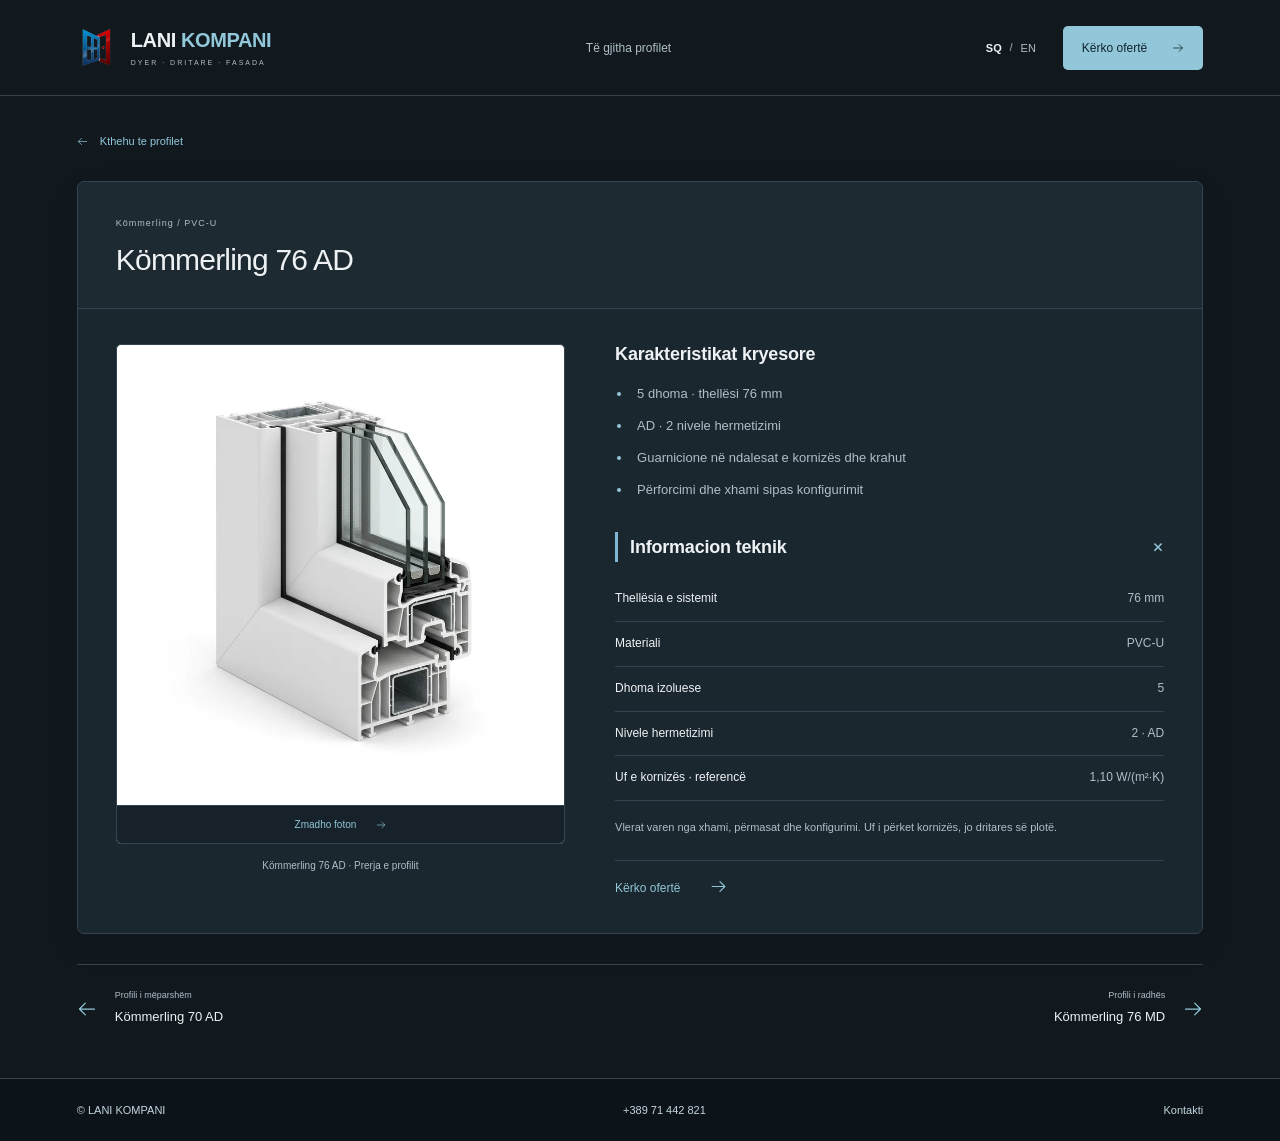
<file: profilet/kommerling-76-ad.html>
<!doctype html>
<html lang="sq"><head><meta charset="utf-8"><meta name="viewport" content="width=device-width,initial-scale=1"><title>Kömmerling 76 AD | LANI KOMPANI</title><meta name="description" content="Varianti 76 mm me vulosje në ndalesë. Dallohet nga 76 MD nga koncepti i hermetizimit, edhe pse thellësia bazë është e njëjtë."><link rel="canonical" href="https://www.lanikompani.com/profilet/kommerling-76-ad.html"><meta name="theme-color" content="#11191f"><link rel="icon" href="../images/logo.png"><link rel="stylesheet" href="../style.css"><script src="../translations.js" defer></script><script src="../profiles-data.js" defer></script><script src="../profile-view.js" defer></script><script src="../profile-page.js" defer></script></head>
<body class="product-page" data-profile-page="kommerling-76-ad"><a class="skip-link" href="#main" data-i18n="skip">Kalo te përmbajtja</a>
<header class="header product-page-header"><a class="wordmark" href="../index.html"><img src="../images/logo.png" alt="" width="44" height="44"><span>LANI <b>KOMPANI</b><small data-i18n="brand_line">DYER · DRITARE · FASADA</small></span></a><a class="profile-home-link" href="../index.html#profilet" data-i18n="all_profile_pages">Të gjitha profilet</a><div class="header-actions"><div class="languages" aria-label="Gjuha"><button class="lang-btn active" data-lang="sq" aria-pressed="true">SQ</button><span>/</span><button class="lang-btn" data-lang="en" aria-pressed="false">EN</button></div><a class="header-cta" href="../index.html?profile=kommerling-76-ad#oferte"><span data-i18n="start">Kërko ofertë</span><svg class="vector-arrow" viewBox="0 0 24 24" aria-hidden="true"><path d="M3 12h18m-7-7 7 7-7 7"/></svg></a></div></header>
<main id="main" class="profile-page-main"><nav class="profile-breadcrumb" aria-label="Pozicioni në faqe"><a href="../index.html#profilet"><svg class="vector-arrow" viewBox="0 0 24 24" aria-hidden="true" style="transform:rotate(180deg)"><path d="M3 12h18m-7-7 7 7-7 7"/></svg><span data-i18n="back_profiles">Kthehu te profilet</span></a></nav><div id="profilePageContent"><article class="profile-card profile-detail" id="profile-kommerling-76-ad"  aria-labelledby="title-kommerling-76-ad"><div class="profile-detail-heading"><span class="profile-type">Kömmerling / PVC-U</span><h1 id="title-kommerling-76-ad">Kömmerling 76 AD</h1></div><div class="profile-detail-grid"><figure class="profile-cutaway-figure"><button class="profile-cutaway-button" data-gallery="../images/profiles/kommerling-76-ad.webp" aria-label="Zmadho foton: Kömmerling 76 AD"><img class="profile-cutaway" src="../images/profiles/kommerling-76-ad.webp" data-photo-scope="catalogue-reference" alt="Prerja e profilit: Kömmerling 76 AD" loading="lazy"><span class="cutaway-zoom">Zmadho foton <svg class="vector-arrow" viewBox="0 0 24 24" aria-hidden="true"><path d="M3 12h18m-7-7 7 7-7 7"/></svg></span></button><figcaption>Kömmerling 76 AD · Prerja e profilit</figcaption></figure><div class="profile-detail-copy"><h4>Karakteristikat kryesore</h4><ul class="profile-feature-list"><li>5 dhoma · thellësi 76 mm</li><li>AD · 2 nivele hermetizimi</li><li>Guarnicione në ndalesat e kornizës dhe krahut</li><li>Përforcimi dhe xhami sipas konfigurimit</li></ul><details class="profile-technical" open aria-label="Informacion teknik: Kömmerling 76 AD"><summary><span>Informacion teknik</span><span>+</span></summary><table class="profile-technical-table"><caption class="sr-only">Kömmerling 76 AD — të dhëna teknike</caption><tbody><tr><th scope="row">Thellësia e sistemit</th><td>76 mm</td></tr><tr><th scope="row">Materiali</th><td>PVC-U</td></tr><tr><th scope="row">Dhoma izoluese</th><td>5</td></tr><tr><th scope="row">Nivele hermetizimi</th><td>2 · AD</td></tr><tr><th scope="row">Uf e kornizës · referencë</th><td>1,10 W/(m²·K)</td></tr></tbody></table><p class="profile-reference-note">Vlerat varen nga xhami, përmasat dhe konfigurimi. Uf i përket kornizës, jo dritares së plotë.</p></details><div class="profile-detail-actions"><a class="profile-quote" href="../index.html?profile=kommerling-76-ad#oferte" data-profile-quote="kommerling-76-ad">Kërko ofertë<span><svg class="vector-arrow" viewBox="0 0 24 24" aria-hidden="true"><path d="M3 12h18m-7-7 7 7-7 7"/></svg></span></a></div></div></div></article></div><nav class="profile-page-order" aria-label="Profilet sipas radhës"><a href="../profilet/kommerling-70-ad.html" class="profile-previous"><svg class="vector-arrow" viewBox="0 0 24 24" aria-hidden="true" style="transform:rotate(180deg)"><path d="M3 12h18m-7-7 7 7-7 7"/></svg><span><small data-i18n="previous_profile">Profili i mëparshëm</small><b>Kömmerling 70 AD</b></span></a><a href="../profilet/kommerling-76-md.html" class="profile-next"><span><small data-i18n="next_profile">Profili i radhës</small><b>Kömmerling 76 MD</b></span><svg class="vector-arrow" viewBox="0 0 24 24" aria-hidden="true"><path d="M3 12h18m-7-7 7 7-7 7"/></svg></a></nav></main>
<footer class="profile-page-footer"><a href="../index.html">© LANI KOMPANI</a><a href="tel:+38971442821">+389 71 442 821</a><a href="../index.html#kontakti" data-i18n="nav_contact">Kontakti</a></footer><dialog id="galleryDialog" aria-label="Pamje e zmadhuar"><button class="dialog-close" aria-label="Mbyll fotografinë">×</button><img src="../images/profiles/kommerling-76-ad.webp" alt=""></dialog></body></html>
</file>
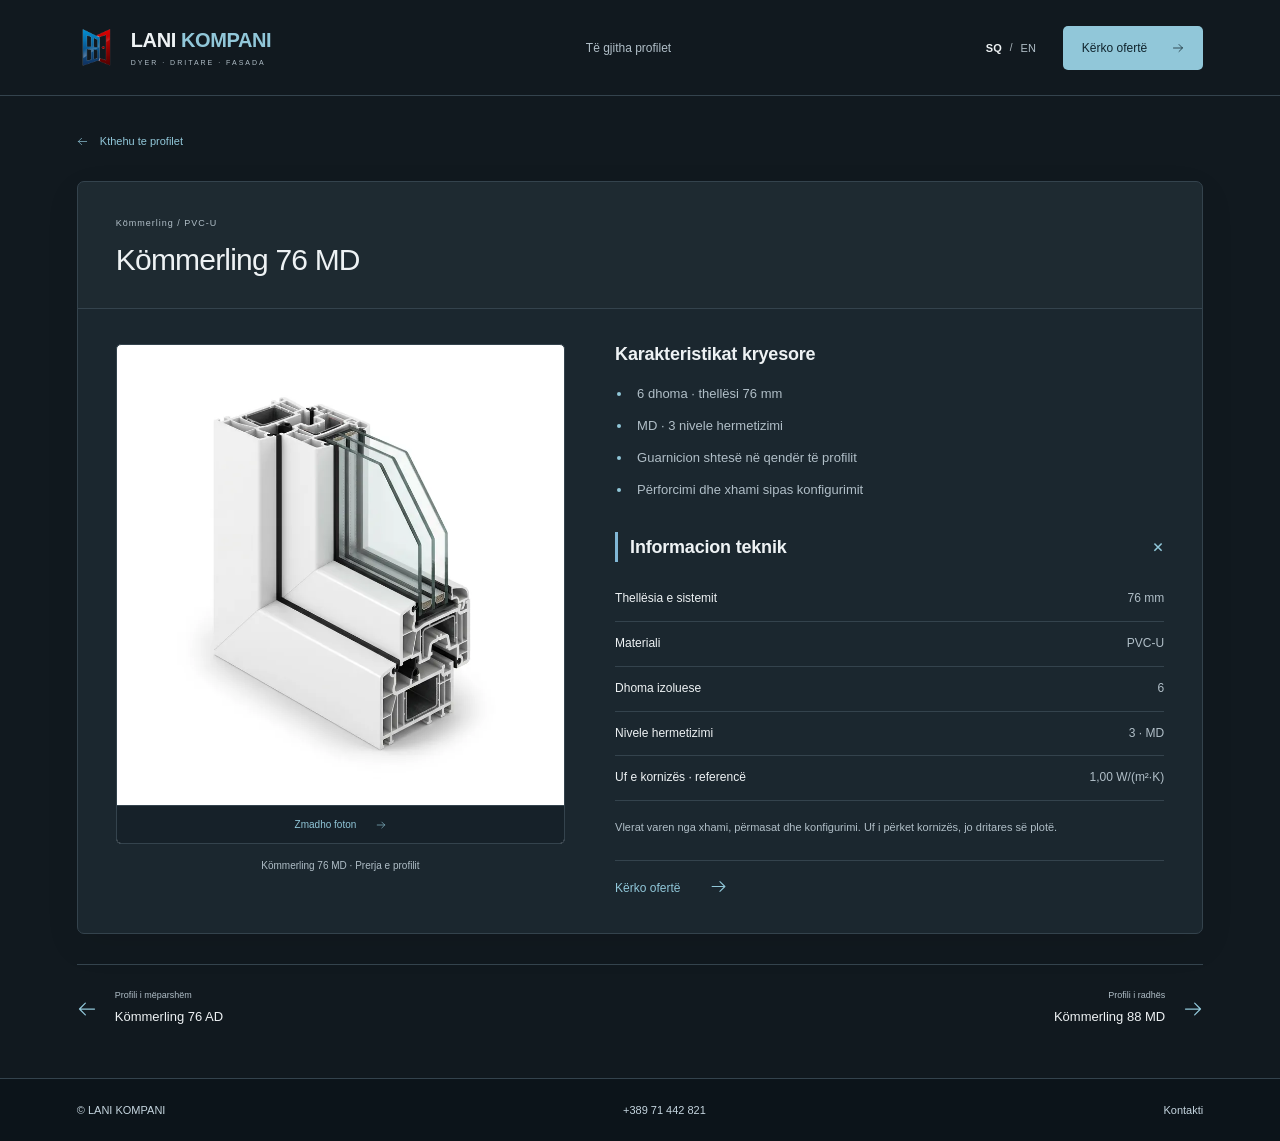
<file: profilet/kommerling-76-md.html>
<!doctype html>
<html lang="sq"><head><meta charset="utf-8"><meta name="viewport" content="width=device-width,initial-scale=1"><title>Kömmerling 76 MD | LANI KOMPANI</title><meta name="description" content="Varianti 76 mm me vulosje qendrore. Guarnicioni i mesëm e dallon nga 76 AD dhe krijon një nivel shtesë të hermetizimit."><link rel="canonical" href="https://www.lanikompani.com/profilet/kommerling-76-md.html"><meta name="theme-color" content="#11191f"><link rel="icon" href="../images/logo.png"><link rel="stylesheet" href="../style.css"><script src="../translations.js" defer></script><script src="../profiles-data.js" defer></script><script src="../profile-view.js" defer></script><script src="../profile-page.js" defer></script></head>
<body class="product-page" data-profile-page="kommerling-76-md"><a class="skip-link" href="#main" data-i18n="skip">Kalo te përmbajtja</a>
<header class="header product-page-header"><a class="wordmark" href="../index.html"><img src="../images/logo.png" alt="" width="44" height="44"><span>LANI <b>KOMPANI</b><small data-i18n="brand_line">DYER · DRITARE · FASADA</small></span></a><a class="profile-home-link" href="../index.html#profilet" data-i18n="all_profile_pages">Të gjitha profilet</a><div class="header-actions"><div class="languages" aria-label="Gjuha"><button class="lang-btn active" data-lang="sq" aria-pressed="true">SQ</button><span>/</span><button class="lang-btn" data-lang="en" aria-pressed="false">EN</button></div><a class="header-cta" href="../index.html?profile=kommerling-76-md#oferte"><span data-i18n="start">Kërko ofertë</span><svg class="vector-arrow" viewBox="0 0 24 24" aria-hidden="true"><path d="M3 12h18m-7-7 7 7-7 7"/></svg></a></div></header>
<main id="main" class="profile-page-main"><nav class="profile-breadcrumb" aria-label="Pozicioni në faqe"><a href="../index.html#profilet"><svg class="vector-arrow" viewBox="0 0 24 24" aria-hidden="true" style="transform:rotate(180deg)"><path d="M3 12h18m-7-7 7 7-7 7"/></svg><span data-i18n="back_profiles">Kthehu te profilet</span></a></nav><div id="profilePageContent"><article class="profile-card profile-detail" id="profile-kommerling-76-md"  aria-labelledby="title-kommerling-76-md"><div class="profile-detail-heading"><span class="profile-type">Kömmerling / PVC-U</span><h1 id="title-kommerling-76-md">Kömmerling 76 MD</h1></div><div class="profile-detail-grid"><figure class="profile-cutaway-figure"><button class="profile-cutaway-button" data-gallery="../images/profiles/kommerling-76-md.webp" aria-label="Zmadho foton: Kömmerling 76 MD"><img class="profile-cutaway" src="../images/profiles/kommerling-76-md.webp" data-photo-scope="catalogue-reference" alt="Prerja e profilit: Kömmerling 76 MD" loading="lazy"><span class="cutaway-zoom">Zmadho foton <svg class="vector-arrow" viewBox="0 0 24 24" aria-hidden="true"><path d="M3 12h18m-7-7 7 7-7 7"/></svg></span></button><figcaption>Kömmerling 76 MD · Prerja e profilit</figcaption></figure><div class="profile-detail-copy"><h4>Karakteristikat kryesore</h4><ul class="profile-feature-list"><li>6 dhoma · thellësi 76 mm</li><li>MD · 3 nivele hermetizimi</li><li>Guarnicion shtesë në qendër të profilit</li><li>Përforcimi dhe xhami sipas konfigurimit</li></ul><details class="profile-technical" open aria-label="Informacion teknik: Kömmerling 76 MD"><summary><span>Informacion teknik</span><span>+</span></summary><table class="profile-technical-table"><caption class="sr-only">Kömmerling 76 MD — të dhëna teknike</caption><tbody><tr><th scope="row">Thellësia e sistemit</th><td>76 mm</td></tr><tr><th scope="row">Materiali</th><td>PVC-U</td></tr><tr><th scope="row">Dhoma izoluese</th><td>6</td></tr><tr><th scope="row">Nivele hermetizimi</th><td>3 · MD</td></tr><tr><th scope="row">Uf e kornizës · referencë</th><td>1,00 W/(m²·K)</td></tr></tbody></table><p class="profile-reference-note">Vlerat varen nga xhami, përmasat dhe konfigurimi. Uf i përket kornizës, jo dritares së plotë.</p></details><div class="profile-detail-actions"><a class="profile-quote" href="../index.html?profile=kommerling-76-md#oferte" data-profile-quote="kommerling-76-md">Kërko ofertë<span><svg class="vector-arrow" viewBox="0 0 24 24" aria-hidden="true"><path d="M3 12h18m-7-7 7 7-7 7"/></svg></span></a></div></div></div></article></div><nav class="profile-page-order" aria-label="Profilet sipas radhës"><a href="../profilet/kommerling-76-ad.html" class="profile-previous"><svg class="vector-arrow" viewBox="0 0 24 24" aria-hidden="true" style="transform:rotate(180deg)"><path d="M3 12h18m-7-7 7 7-7 7"/></svg><span><small data-i18n="previous_profile">Profili i mëparshëm</small><b>Kömmerling 76 AD</b></span></a><a href="../profilet/kommerling-88-md.html" class="profile-next"><span><small data-i18n="next_profile">Profili i radhës</small><b>Kömmerling 88 MD</b></span><svg class="vector-arrow" viewBox="0 0 24 24" aria-hidden="true"><path d="M3 12h18m-7-7 7 7-7 7"/></svg></a></nav></main>
<footer class="profile-page-footer"><a href="../index.html">© LANI KOMPANI</a><a href="tel:+38971442821">+389 71 442 821</a><a href="../index.html#kontakti" data-i18n="nav_contact">Kontakti</a></footer><dialog id="galleryDialog" aria-label="Pamje e zmadhuar"><button class="dialog-close" aria-label="Mbyll fotografinë">×</button><img src="../images/profiles/kommerling-76-md.webp" alt=""></dialog></body></html>
</file>
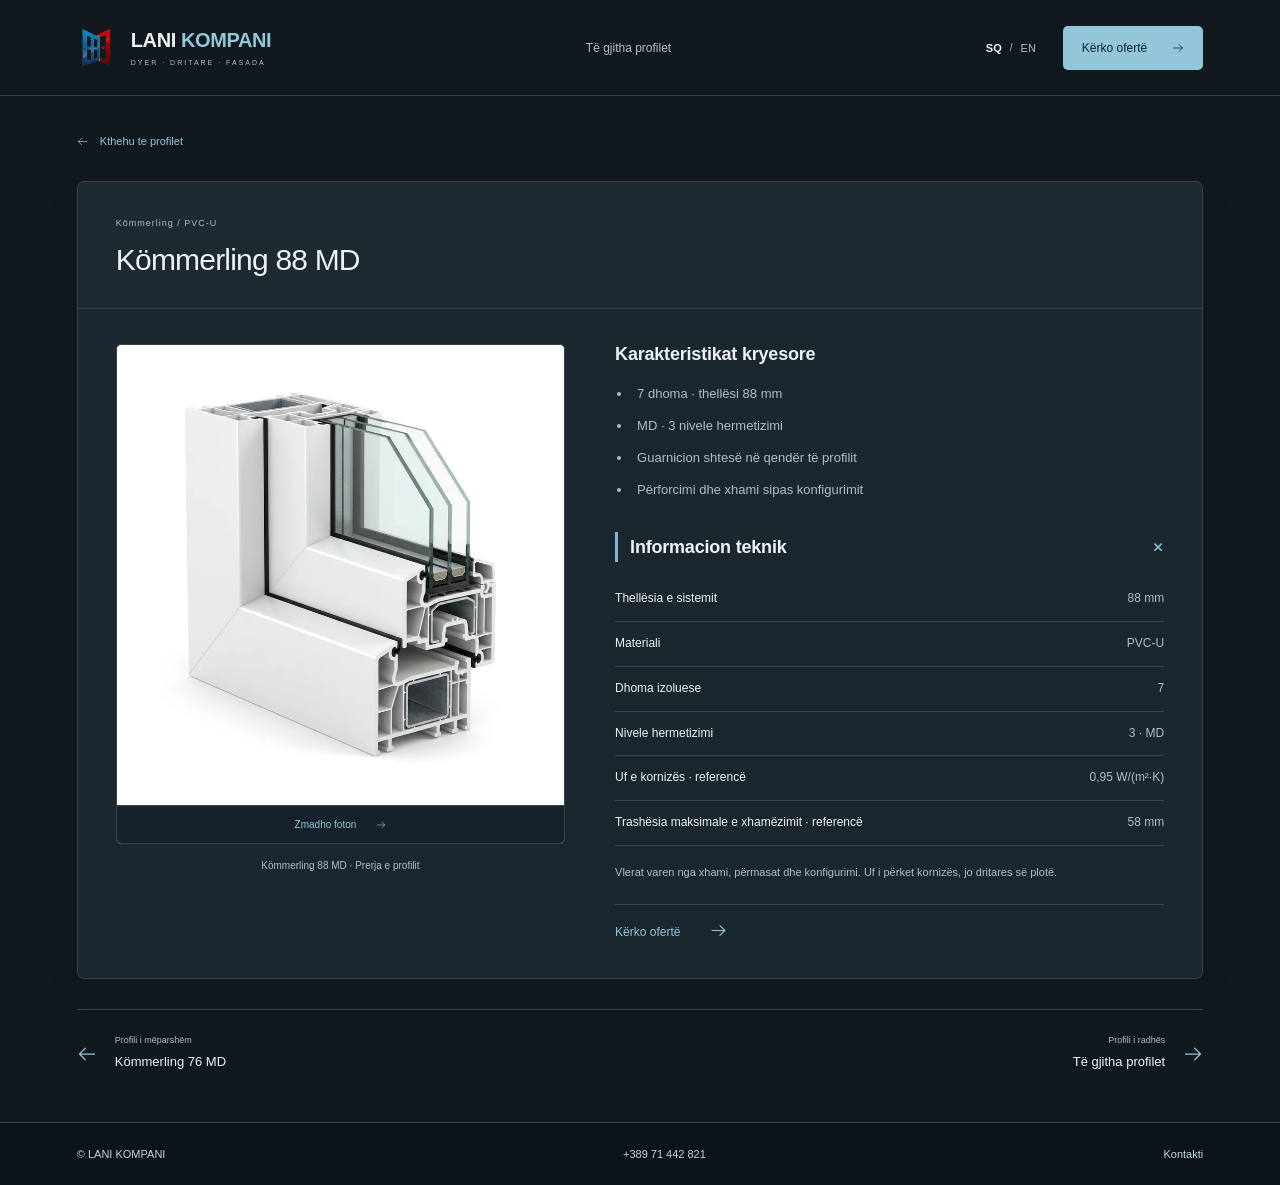
<file: profilet/kommerling-88-md.html>
<!doctype html>
<html lang="sq"><head><meta charset="utf-8"><meta name="viewport" content="width=device-width,initial-scale=1"><title>Kömmerling 88 MD | LANI KOMPANI</title><meta name="description" content="Familja Kömmerling 88 mm me vulosje qendrore. Thellësi më e madhe e profilit; vlera e izolimit të dritares përcaktohet nga konfigurimi i plotë."><link rel="canonical" href="https://www.lanikompani.com/profilet/kommerling-88-md.html"><meta name="theme-color" content="#11191f"><link rel="icon" href="../images/logo.png"><link rel="stylesheet" href="../style.css"><script src="../translations.js" defer></script><script src="../profiles-data.js" defer></script><script src="../profile-view.js" defer></script><script src="../profile-page.js" defer></script></head>
<body class="product-page" data-profile-page="kommerling-88-md"><a class="skip-link" href="#main" data-i18n="skip">Kalo te përmbajtja</a>
<header class="header product-page-header"><a class="wordmark" href="../index.html"><img src="../images/logo.png" alt="" width="44" height="44"><span>LANI <b>KOMPANI</b><small data-i18n="brand_line">DYER · DRITARE · FASADA</small></span></a><a class="profile-home-link" href="../index.html#profilet" data-i18n="all_profile_pages">Të gjitha profilet</a><div class="header-actions"><div class="languages" aria-label="Gjuha"><button class="lang-btn active" data-lang="sq" aria-pressed="true">SQ</button><span>/</span><button class="lang-btn" data-lang="en" aria-pressed="false">EN</button></div><a class="header-cta" href="../index.html?profile=kommerling-88-md#oferte"><span data-i18n="start">Kërko ofertë</span><svg class="vector-arrow" viewBox="0 0 24 24" aria-hidden="true"><path d="M3 12h18m-7-7 7 7-7 7"/></svg></a></div></header>
<main id="main" class="profile-page-main"><nav class="profile-breadcrumb" aria-label="Pozicioni në faqe"><a href="../index.html#profilet"><svg class="vector-arrow" viewBox="0 0 24 24" aria-hidden="true" style="transform:rotate(180deg)"><path d="M3 12h18m-7-7 7 7-7 7"/></svg><span data-i18n="back_profiles">Kthehu te profilet</span></a></nav><div id="profilePageContent"><article class="profile-card profile-detail" id="profile-kommerling-88-md"  aria-labelledby="title-kommerling-88-md"><div class="profile-detail-heading"><span class="profile-type">Kömmerling / PVC-U</span><h1 id="title-kommerling-88-md">Kömmerling 88 MD</h1></div><div class="profile-detail-grid"><figure class="profile-cutaway-figure"><button class="profile-cutaway-button" data-gallery="../images/profiles/kommerling-88-md.webp" aria-label="Zmadho foton: Kömmerling 88 MD"><img class="profile-cutaway" src="../images/profiles/kommerling-88-md.webp" data-photo-scope="catalogue-reference" alt="Prerja e profilit: Kömmerling 88 MD" loading="lazy"><span class="cutaway-zoom">Zmadho foton <svg class="vector-arrow" viewBox="0 0 24 24" aria-hidden="true"><path d="M3 12h18m-7-7 7 7-7 7"/></svg></span></button><figcaption>Kömmerling 88 MD · Prerja e profilit</figcaption></figure><div class="profile-detail-copy"><h4>Karakteristikat kryesore</h4><ul class="profile-feature-list"><li>7 dhoma · thellësi 88 mm</li><li>MD · 3 nivele hermetizimi</li><li>Guarnicion shtesë në qendër të profilit</li><li>Përforcimi dhe xhami sipas konfigurimit</li></ul><details class="profile-technical" open aria-label="Informacion teknik: Kömmerling 88 MD"><summary><span>Informacion teknik</span><span>+</span></summary><table class="profile-technical-table"><caption class="sr-only">Kömmerling 88 MD — të dhëna teknike</caption><tbody><tr><th scope="row">Thellësia e sistemit</th><td>88 mm</td></tr><tr><th scope="row">Materiali</th><td>PVC-U</td></tr><tr><th scope="row">Dhoma izoluese</th><td>7</td></tr><tr><th scope="row">Nivele hermetizimi</th><td>3 · MD</td></tr><tr><th scope="row">Uf e kornizës · referencë</th><td>0,95 W/(m²·K)</td></tr><tr><th scope="row">Trashësia maksimale e xhamëzimit · referencë</th><td>58 mm</td></tr></tbody></table><p class="profile-reference-note">Vlerat varen nga xhami, përmasat dhe konfigurimi. Uf i përket kornizës, jo dritares së plotë.</p></details><div class="profile-detail-actions"><a class="profile-quote" href="../index.html?profile=kommerling-88-md#oferte" data-profile-quote="kommerling-88-md">Kërko ofertë<span><svg class="vector-arrow" viewBox="0 0 24 24" aria-hidden="true"><path d="M3 12h18m-7-7 7 7-7 7"/></svg></span></a></div></div></div></article></div><nav class="profile-page-order" aria-label="Profilet sipas radhës"><a href="../profilet/kommerling-76-md.html" class="profile-previous"><svg class="vector-arrow" viewBox="0 0 24 24" aria-hidden="true" style="transform:rotate(180deg)"><path d="M3 12h18m-7-7 7 7-7 7"/></svg><span><small data-i18n="previous_profile">Profili i mëparshëm</small><b>Kömmerling 76 MD</b></span></a><a href="../index.html#profilet" class="profile-next"><span><small data-i18n="next_profile">Profili i radhës</small><b><span data-i18n="all_profile_pages">Të gjitha profilet</span></b></span><svg class="vector-arrow" viewBox="0 0 24 24" aria-hidden="true"><path d="M3 12h18m-7-7 7 7-7 7"/></svg></a></nav></main>
<footer class="profile-page-footer"><a href="../index.html">© LANI KOMPANI</a><a href="tel:+38971442821">+389 71 442 821</a><a href="../index.html#kontakti" data-i18n="nav_contact">Kontakti</a></footer><dialog id="galleryDialog" aria-label="Pamje e zmadhuar"><button class="dialog-close" aria-label="Mbyll fotografinë">×</button><img src="../images/profiles/kommerling-88-md.webp" alt=""></dialog></body></html>
</file>
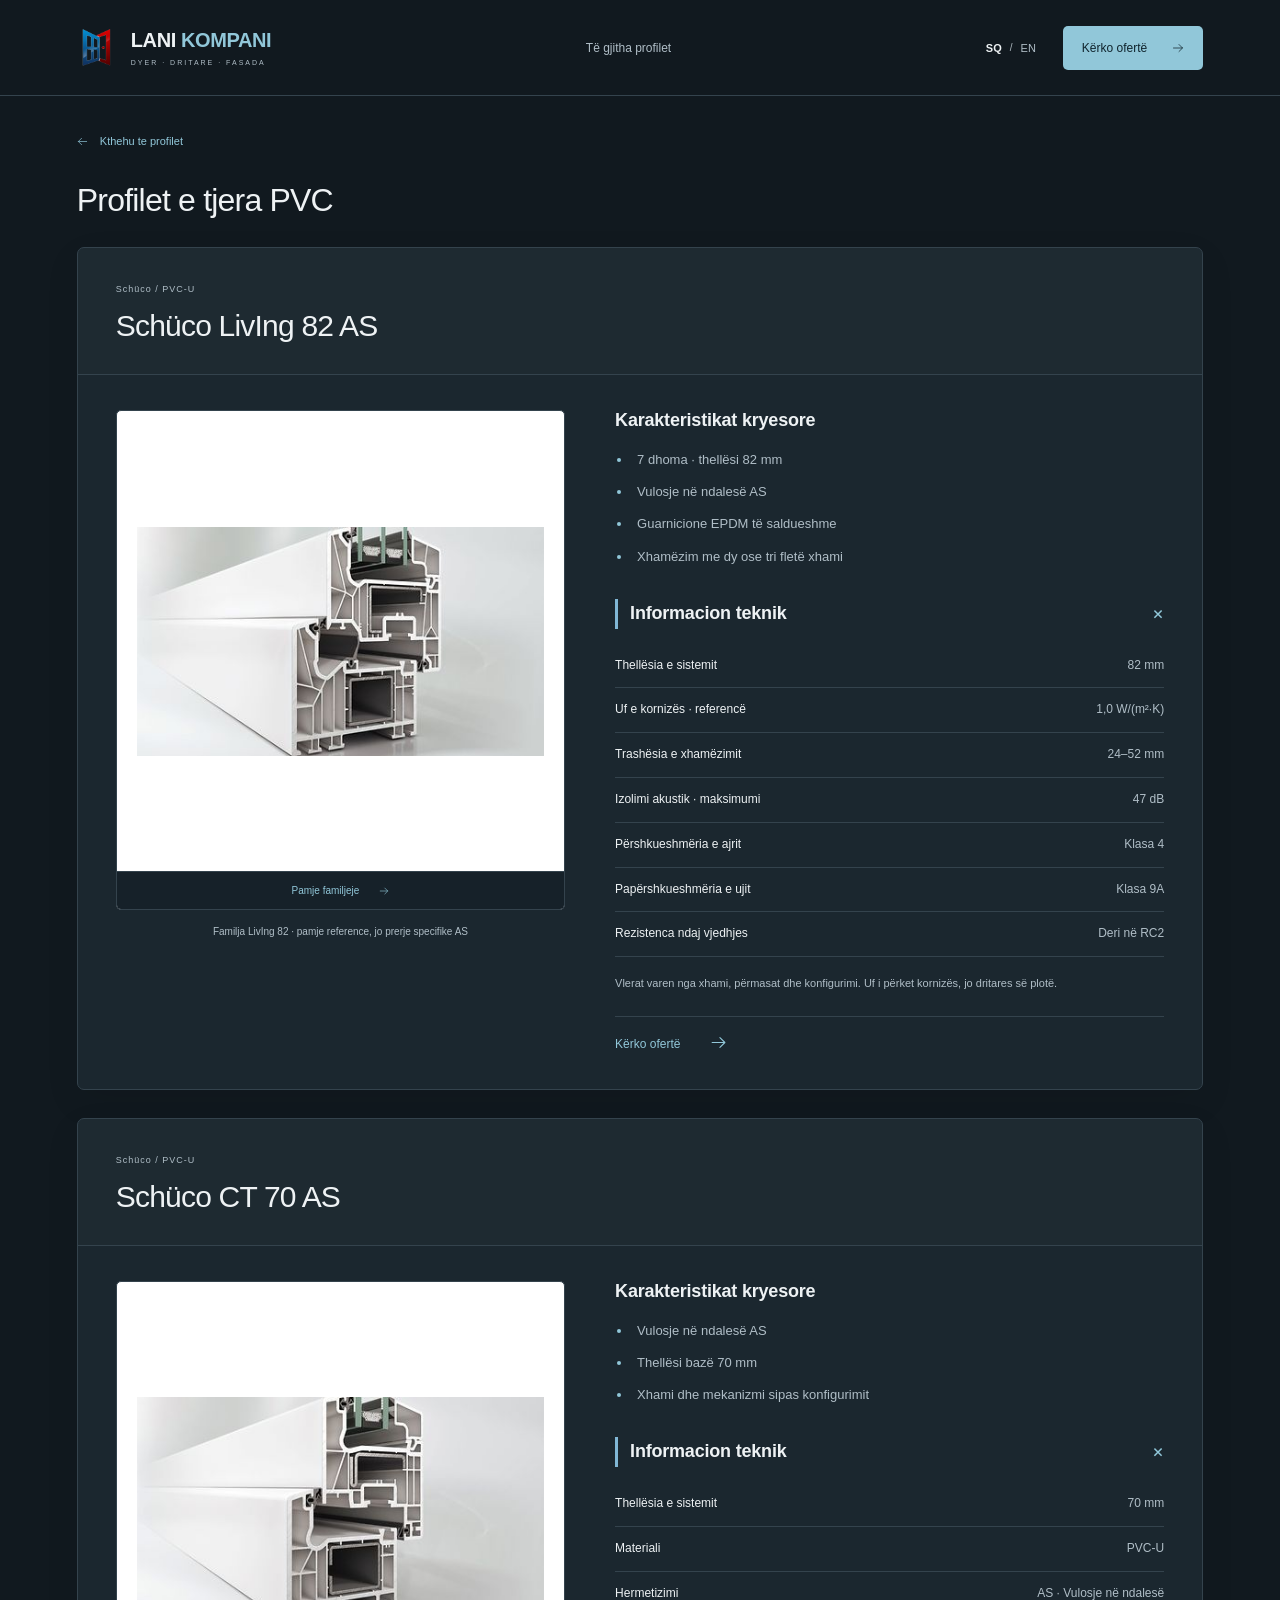
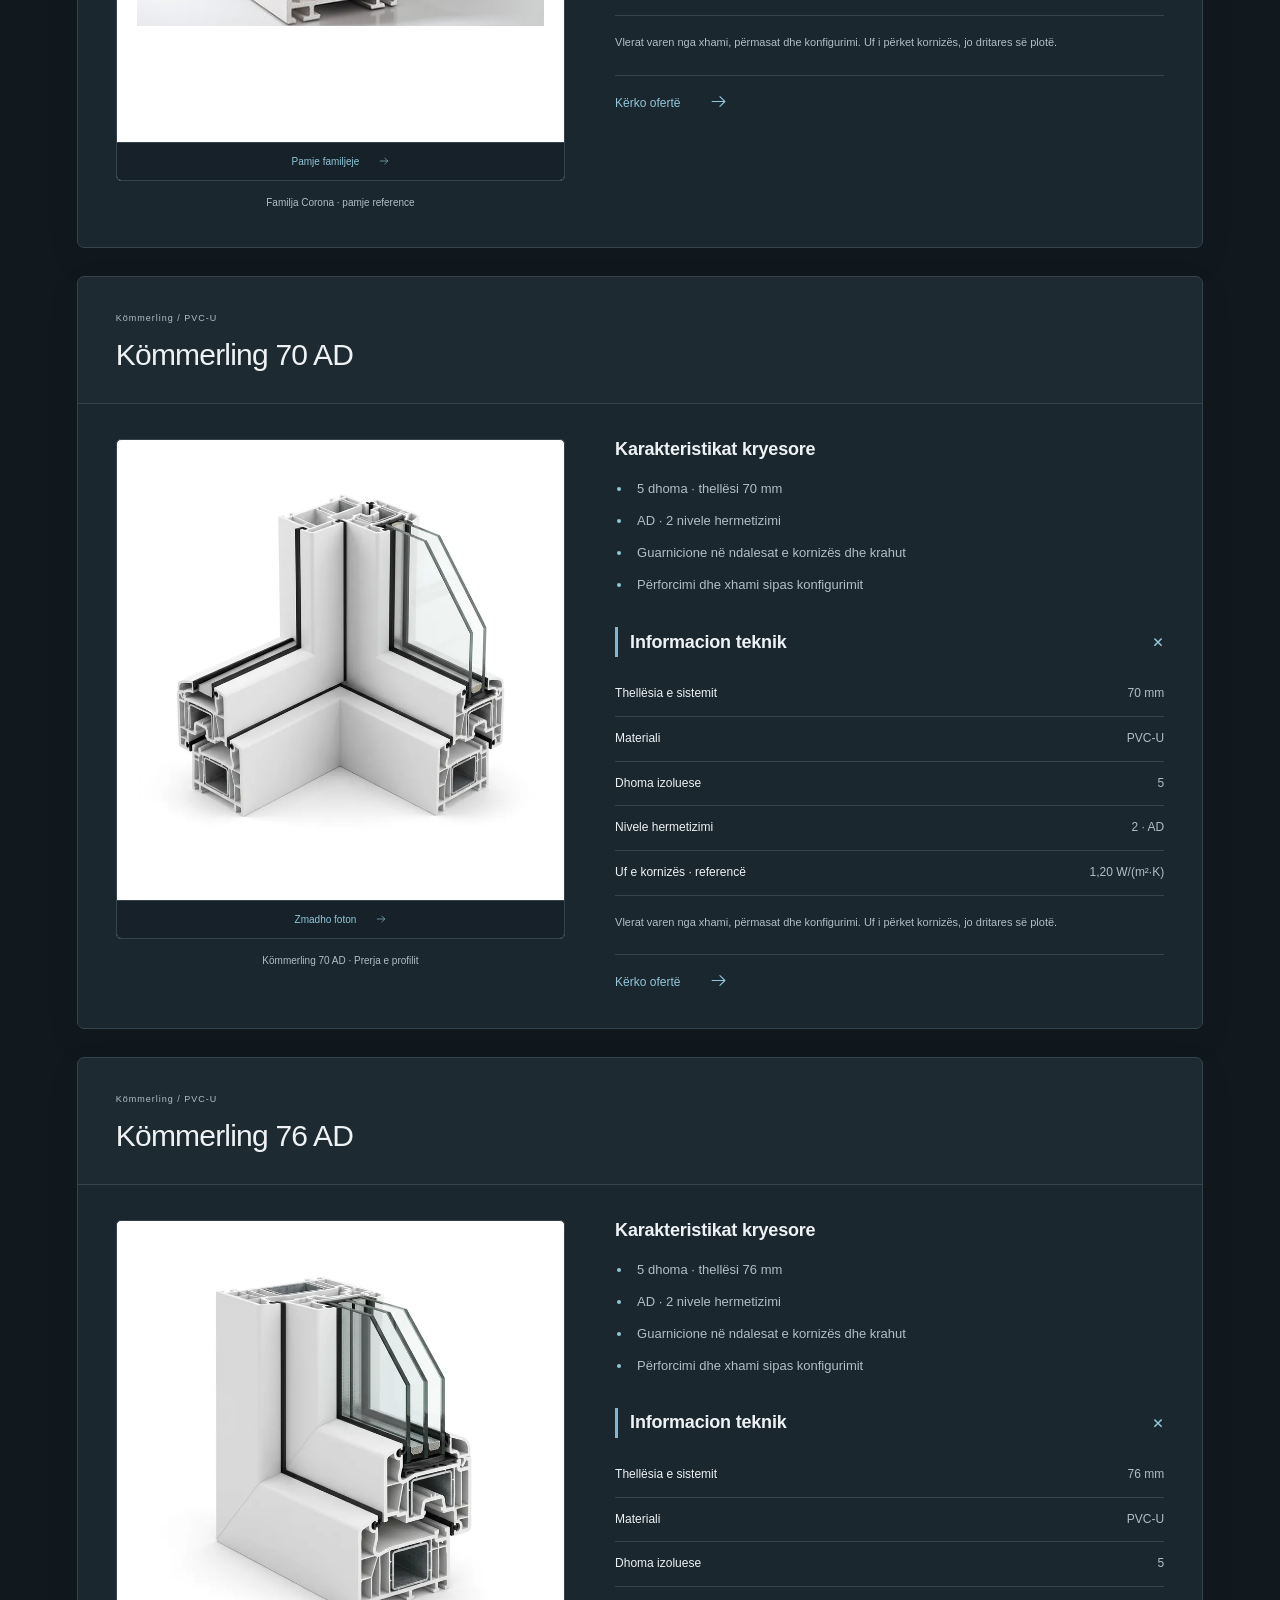
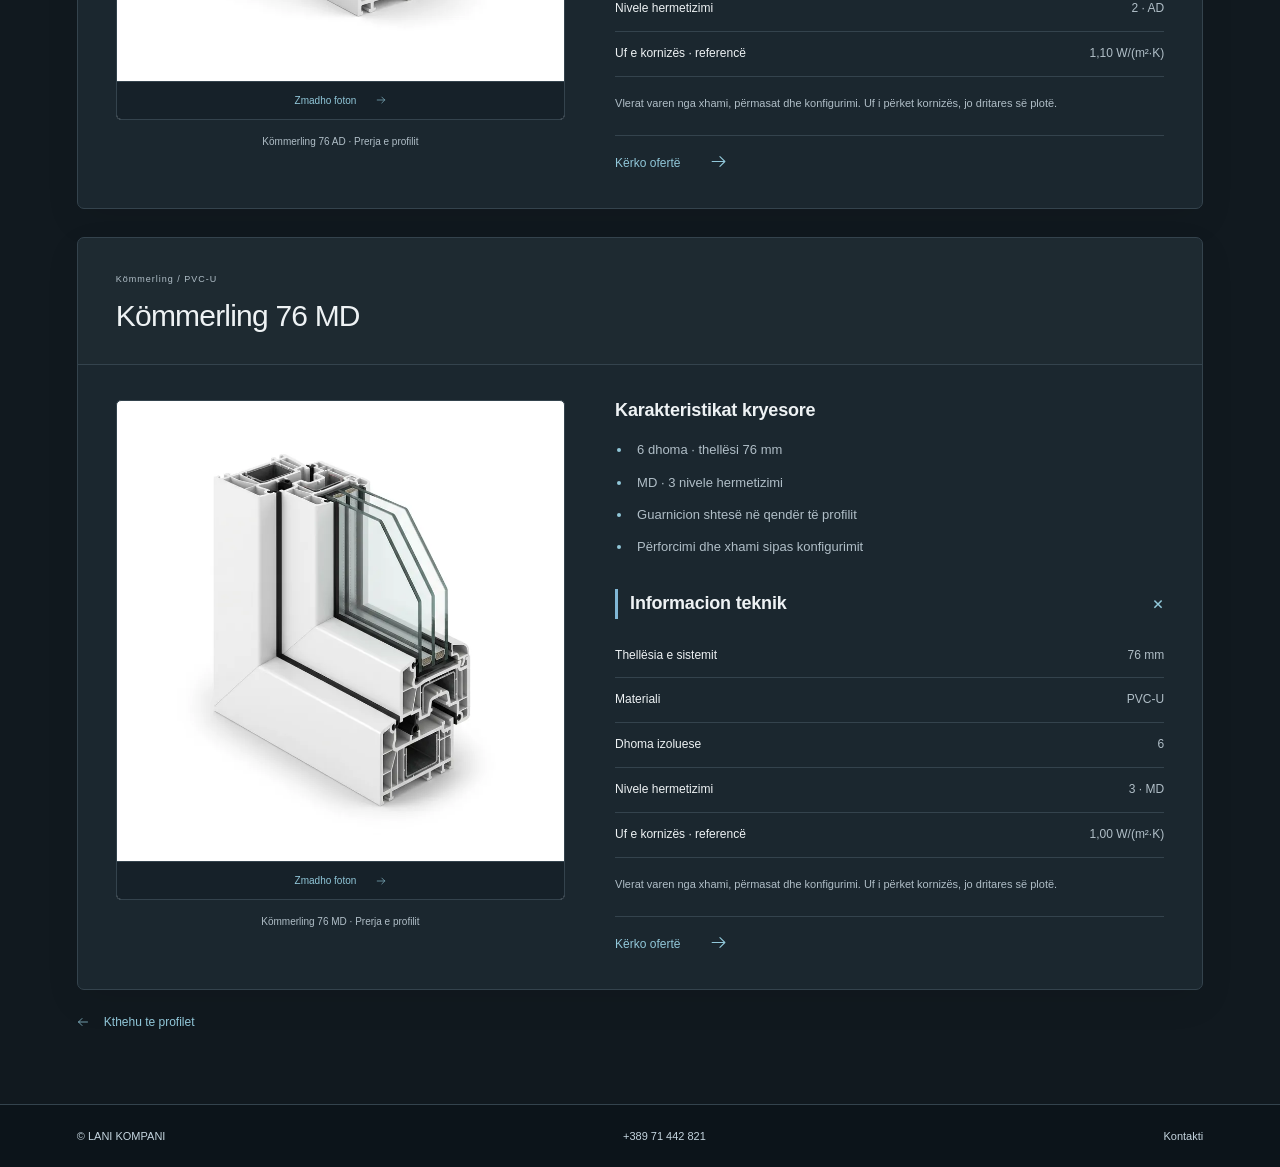
<file: profilet/profilet-e-tjera.html>
<!doctype html>
<html lang="sq"><head><meta charset="utf-8"><meta name="viewport" content="width=device-width,initial-scale=1"><title>Profilet e tjera PVC | LANI KOMPANI</title><meta name="description" content="Profilet e tjera PVC Schüco dhe Kömmerling, me foto, karakteristika dhe parametra teknikë, të paraqitura me radhë."><link rel="canonical" href="https://www.lanikompani.com/profilet/profilet-e-tjera.html"><meta name="theme-color" content="#11191f"><link rel="icon" href="../images/logo.png"><link rel="stylesheet" href="../style.css"><script src="../translations.js" defer></script><script src="../profiles-data.js" defer></script><script src="../profile-view.js" defer></script><script src="../profile-page.js" defer></script></head>
<body class="product-page profile-collection" data-profile-collection="other"><a class="skip-link" href="#main" data-i18n="skip">Kalo te përmbajtja</a>
<header class="header product-page-header"><a class="wordmark" href="../index.html"><img src="../images/logo.png" alt="" width="44" height="44"><span>LANI <b>KOMPANI</b><small data-i18n="brand_line">DYER · DRITARE · FASADA</small></span></a><a class="profile-home-link" href="../index.html#profilet" data-i18n="all_profile_pages">Të gjitha profilet</a><div class="header-actions"><div class="languages" aria-label="Gjuha"><button class="lang-btn active" data-lang="sq" aria-pressed="true">SQ</button><span>/</span><button class="lang-btn" data-lang="en" aria-pressed="false">EN</button></div><a class="header-cta" href="../index.html#oferte"><span data-i18n="start">Kërko ofertë</span><svg class="vector-arrow" viewBox="0 0 24 24" aria-hidden="true"><path d="M3 12h18m-7-7 7 7-7 7"/></svg></a></div></header>
<main id="main" class="profile-page-main"><nav class="profile-breadcrumb" aria-label="Pozicioni në faqe"><a href="../index.html#profilet"><svg class="vector-arrow" viewBox="0 0 24 24" aria-hidden="true" style="transform:rotate(180deg)"><path d="M3 12h18m-7-7 7 7-7 7"/></svg><span data-i18n="back_profiles">Kthehu te profilet</span></a></nav><h1 class="profile-collection-title" data-i18n="other_profiles_page_title">Profilet e tjera PVC</h1><div id="profilePageContent"><article class="profile-card profile-detail" id="profile-schuco-living-as"  aria-labelledby="title-schuco-living-as"><div class="profile-detail-heading"><span class="profile-type">Schüco / PVC-U</span><h2 id="title-schuco-living-as">Schüco LivIng 82 AS</h2></div><div class="profile-detail-grid"><figure class="profile-cutaway-figure"><button class="profile-cutaway-button" data-gallery="../images/profiles/schuco-living-family.jpg" aria-label="Zmadho foton: Schüco LivIng 82 AS"><img class="profile-cutaway" src="../images/profiles/schuco-living-family.jpg" data-photo-scope="family-reference" alt="Familja Schüco LivIng 82: pamje reference e prodhuesit" loading="lazy"><span class="cutaway-zoom">Pamje familjeje <svg class="vector-arrow" viewBox="0 0 24 24" aria-hidden="true"><path d="M3 12h18m-7-7 7 7-7 7"/></svg></span></button><figcaption>Familja LivIng 82 · pamje reference, jo prerje specifike AS</figcaption></figure><div class="profile-detail-copy"><h4>Karakteristikat kryesore</h4><ul class="profile-feature-list"><li>7 dhoma · thellësi 82 mm</li><li>Vulosje në ndalesë AS</li><li>Guarnicione EPDM të saldueshme</li><li>Xhamëzim me dy ose tri fletë xhami</li></ul><details class="profile-technical" open aria-label="Informacion teknik: Schüco LivIng 82 AS"><summary><span>Informacion teknik</span><span>+</span></summary><table class="profile-technical-table"><caption class="sr-only">Schüco LivIng 82 AS — të dhëna teknike</caption><tbody><tr><th scope="row">Thellësia e sistemit</th><td>82 mm</td></tr><tr><th scope="row">Uf e kornizës · referencë</th><td>1,0 W/(m²·K)</td></tr><tr><th scope="row">Trashësia e xhamëzimit</th><td>24–52 mm</td></tr><tr><th scope="row">Izolimi akustik · maksimumi</th><td>47 dB</td></tr><tr><th scope="row">Përshkueshmëria e ajrit</th><td>Klasa 4</td></tr><tr><th scope="row">Papërshkueshmëria e ujit</th><td>Klasa 9A</td></tr><tr><th scope="row">Rezistenca ndaj vjedhjes</th><td>Deri në RC2</td></tr></tbody></table><p class="profile-reference-note">Vlerat varen nga xhami, përmasat dhe konfigurimi. Uf i përket kornizës, jo dritares së plotë.</p></details><div class="profile-detail-actions"><a class="profile-quote" href="../index.html?profile=schuco-living-as#oferte" data-profile-quote="schuco-living-as">Kërko ofertë<span><svg class="vector-arrow" viewBox="0 0 24 24" aria-hidden="true"><path d="M3 12h18m-7-7 7 7-7 7"/></svg></span></a></div></div></div></article><article class="profile-card profile-detail" id="profile-schuco-ct70"  aria-labelledby="title-schuco-ct70"><div class="profile-detail-heading"><span class="profile-type">Schüco / PVC-U</span><h2 id="title-schuco-ct70">Schüco CT 70 AS</h2></div><div class="profile-detail-grid"><figure class="profile-cutaway-figure"><button class="profile-cutaway-button" data-gallery="../images/profiles/schuco-corona-family.jpg" aria-label="Zmadho foton: Schüco CT 70 AS"><img class="profile-cutaway" src="../images/profiles/schuco-corona-family.jpg" data-photo-scope="family-reference" alt="Familja Schüco Corona: pamje reference e prodhuesit" loading="lazy"><span class="cutaway-zoom">Pamje familjeje <svg class="vector-arrow" viewBox="0 0 24 24" aria-hidden="true"><path d="M3 12h18m-7-7 7 7-7 7"/></svg></span></button><figcaption>Familja Corona · pamje reference</figcaption></figure><div class="profile-detail-copy"><h4>Karakteristikat kryesore</h4><ul class="profile-feature-list"><li>Vulosje në ndalesë AS</li><li>Thellësi bazë 70 mm</li><li>Xhami dhe mekanizmi sipas konfigurimit</li></ul><details class="profile-technical" open aria-label="Informacion teknik: Schüco CT 70 AS"><summary><span>Informacion teknik</span><span>+</span></summary><table class="profile-technical-table"><caption class="sr-only">Schüco CT 70 AS — të dhëna teknike</caption><tbody><tr><th scope="row">Thellësia e sistemit</th><td>70 mm</td></tr><tr><th scope="row">Materiali</th><td>PVC-U</td></tr><tr><th scope="row">Hermetizimi</th><td>AS · Vulosje në ndalesë</td></tr></tbody></table><p class="profile-reference-note">Vlerat varen nga xhami, përmasat dhe konfigurimi. Uf i përket kornizës, jo dritares së plotë.</p></details><div class="profile-detail-actions"><a class="profile-quote" href="../index.html?profile=schuco-ct70#oferte" data-profile-quote="schuco-ct70">Kërko ofertë<span><svg class="vector-arrow" viewBox="0 0 24 24" aria-hidden="true"><path d="M3 12h18m-7-7 7 7-7 7"/></svg></span></a></div></div></div></article><article class="profile-card profile-detail" id="profile-kommerling-70-ad"  aria-labelledby="title-kommerling-70-ad"><div class="profile-detail-heading"><span class="profile-type">Kömmerling / PVC-U</span><h2 id="title-kommerling-70-ad">Kömmerling 70 AD</h2></div><div class="profile-detail-grid"><figure class="profile-cutaway-figure"><button class="profile-cutaway-button" data-gallery="../images/profiles/kommerling-70-ad.webp" aria-label="Zmadho foton: Kömmerling 70 AD"><img class="profile-cutaway" src="../images/profiles/kommerling-70-ad.webp" data-photo-scope="catalogue-reference" alt="Prerja e profilit: Kömmerling 70 AD" loading="lazy"><span class="cutaway-zoom">Zmadho foton <svg class="vector-arrow" viewBox="0 0 24 24" aria-hidden="true"><path d="M3 12h18m-7-7 7 7-7 7"/></svg></span></button><figcaption>Kömmerling 70 AD · Prerja e profilit</figcaption></figure><div class="profile-detail-copy"><h4>Karakteristikat kryesore</h4><ul class="profile-feature-list"><li>5 dhoma · thellësi 70 mm</li><li>AD · 2 nivele hermetizimi</li><li>Guarnicione në ndalesat e kornizës dhe krahut</li><li>Përforcimi dhe xhami sipas konfigurimit</li></ul><details class="profile-technical" open aria-label="Informacion teknik: Kömmerling 70 AD"><summary><span>Informacion teknik</span><span>+</span></summary><table class="profile-technical-table"><caption class="sr-only">Kömmerling 70 AD — të dhëna teknike</caption><tbody><tr><th scope="row">Thellësia e sistemit</th><td>70 mm</td></tr><tr><th scope="row">Materiali</th><td>PVC-U</td></tr><tr><th scope="row">Dhoma izoluese</th><td>5</td></tr><tr><th scope="row">Nivele hermetizimi</th><td>2 · AD</td></tr><tr><th scope="row">Uf e kornizës · referencë</th><td>1,20 W/(m²·K)</td></tr></tbody></table><p class="profile-reference-note">Vlerat varen nga xhami, përmasat dhe konfigurimi. Uf i përket kornizës, jo dritares së plotë.</p></details><div class="profile-detail-actions"><a class="profile-quote" href="../index.html?profile=kommerling-70-ad#oferte" data-profile-quote="kommerling-70-ad">Kërko ofertë<span><svg class="vector-arrow" viewBox="0 0 24 24" aria-hidden="true"><path d="M3 12h18m-7-7 7 7-7 7"/></svg></span></a></div></div></div></article><article class="profile-card profile-detail" id="profile-kommerling-76-ad"  aria-labelledby="title-kommerling-76-ad"><div class="profile-detail-heading"><span class="profile-type">Kömmerling / PVC-U</span><h2 id="title-kommerling-76-ad">Kömmerling 76 AD</h2></div><div class="profile-detail-grid"><figure class="profile-cutaway-figure"><button class="profile-cutaway-button" data-gallery="../images/profiles/kommerling-76-ad.webp" aria-label="Zmadho foton: Kömmerling 76 AD"><img class="profile-cutaway" src="../images/profiles/kommerling-76-ad.webp" data-photo-scope="catalogue-reference" alt="Prerja e profilit: Kömmerling 76 AD" loading="lazy"><span class="cutaway-zoom">Zmadho foton <svg class="vector-arrow" viewBox="0 0 24 24" aria-hidden="true"><path d="M3 12h18m-7-7 7 7-7 7"/></svg></span></button><figcaption>Kömmerling 76 AD · Prerja e profilit</figcaption></figure><div class="profile-detail-copy"><h4>Karakteristikat kryesore</h4><ul class="profile-feature-list"><li>5 dhoma · thellësi 76 mm</li><li>AD · 2 nivele hermetizimi</li><li>Guarnicione në ndalesat e kornizës dhe krahut</li><li>Përforcimi dhe xhami sipas konfigurimit</li></ul><details class="profile-technical" open aria-label="Informacion teknik: Kömmerling 76 AD"><summary><span>Informacion teknik</span><span>+</span></summary><table class="profile-technical-table"><caption class="sr-only">Kömmerling 76 AD — të dhëna teknike</caption><tbody><tr><th scope="row">Thellësia e sistemit</th><td>76 mm</td></tr><tr><th scope="row">Materiali</th><td>PVC-U</td></tr><tr><th scope="row">Dhoma izoluese</th><td>5</td></tr><tr><th scope="row">Nivele hermetizimi</th><td>2 · AD</td></tr><tr><th scope="row">Uf e kornizës · referencë</th><td>1,10 W/(m²·K)</td></tr></tbody></table><p class="profile-reference-note">Vlerat varen nga xhami, përmasat dhe konfigurimi. Uf i përket kornizës, jo dritares së plotë.</p></details><div class="profile-detail-actions"><a class="profile-quote" href="../index.html?profile=kommerling-76-ad#oferte" data-profile-quote="kommerling-76-ad">Kërko ofertë<span><svg class="vector-arrow" viewBox="0 0 24 24" aria-hidden="true"><path d="M3 12h18m-7-7 7 7-7 7"/></svg></span></a></div></div></div></article><article class="profile-card profile-detail" id="profile-kommerling-76-md"  aria-labelledby="title-kommerling-76-md"><div class="profile-detail-heading"><span class="profile-type">Kömmerling / PVC-U</span><h2 id="title-kommerling-76-md">Kömmerling 76 MD</h2></div><div class="profile-detail-grid"><figure class="profile-cutaway-figure"><button class="profile-cutaway-button" data-gallery="../images/profiles/kommerling-76-md.webp" aria-label="Zmadho foton: Kömmerling 76 MD"><img class="profile-cutaway" src="../images/profiles/kommerling-76-md.webp" data-photo-scope="catalogue-reference" alt="Prerja e profilit: Kömmerling 76 MD" loading="lazy"><span class="cutaway-zoom">Zmadho foton <svg class="vector-arrow" viewBox="0 0 24 24" aria-hidden="true"><path d="M3 12h18m-7-7 7 7-7 7"/></svg></span></button><figcaption>Kömmerling 76 MD · Prerja e profilit</figcaption></figure><div class="profile-detail-copy"><h4>Karakteristikat kryesore</h4><ul class="profile-feature-list"><li>6 dhoma · thellësi 76 mm</li><li>MD · 3 nivele hermetizimi</li><li>Guarnicion shtesë në qendër të profilit</li><li>Përforcimi dhe xhami sipas konfigurimit</li></ul><details class="profile-technical" open aria-label="Informacion teknik: Kömmerling 76 MD"><summary><span>Informacion teknik</span><span>+</span></summary><table class="profile-technical-table"><caption class="sr-only">Kömmerling 76 MD — të dhëna teknike</caption><tbody><tr><th scope="row">Thellësia e sistemit</th><td>76 mm</td></tr><tr><th scope="row">Materiali</th><td>PVC-U</td></tr><tr><th scope="row">Dhoma izoluese</th><td>6</td></tr><tr><th scope="row">Nivele hermetizimi</th><td>3 · MD</td></tr><tr><th scope="row">Uf e kornizës · referencë</th><td>1,00 W/(m²·K)</td></tr></tbody></table><p class="profile-reference-note">Vlerat varen nga xhami, përmasat dhe konfigurimi. Uf i përket kornizës, jo dritares së plotë.</p></details><div class="profile-detail-actions"><a class="profile-quote" href="../index.html?profile=kommerling-76-md#oferte" data-profile-quote="kommerling-76-md">Kërko ofertë<span><svg class="vector-arrow" viewBox="0 0 24 24" aria-hidden="true"><path d="M3 12h18m-7-7 7 7-7 7"/></svg></span></a></div></div></div></article></div><a class="collection-back" href="../index.html#profilet"><svg class="vector-arrow" viewBox="0 0 24 24" aria-hidden="true" style="transform:rotate(180deg)"><path d="M3 12h18m-7-7 7 7-7 7"/></svg><span data-i18n="back_profiles">Kthehu te profilet</span></a></main>
<footer class="profile-page-footer"><a href="../index.html">© LANI KOMPANI</a><a href="tel:+38971442821">+389 71 442 821</a><a href="../index.html#kontakti" data-i18n="nav_contact">Kontakti</a></footer><dialog id="galleryDialog" aria-label="Pamje e zmadhuar"><button class="dialog-close" aria-label="Mbyll fotografinë">×</button><img src="../images/foto_1788827279996.jpg" alt=""></dialog></body></html>
</file>
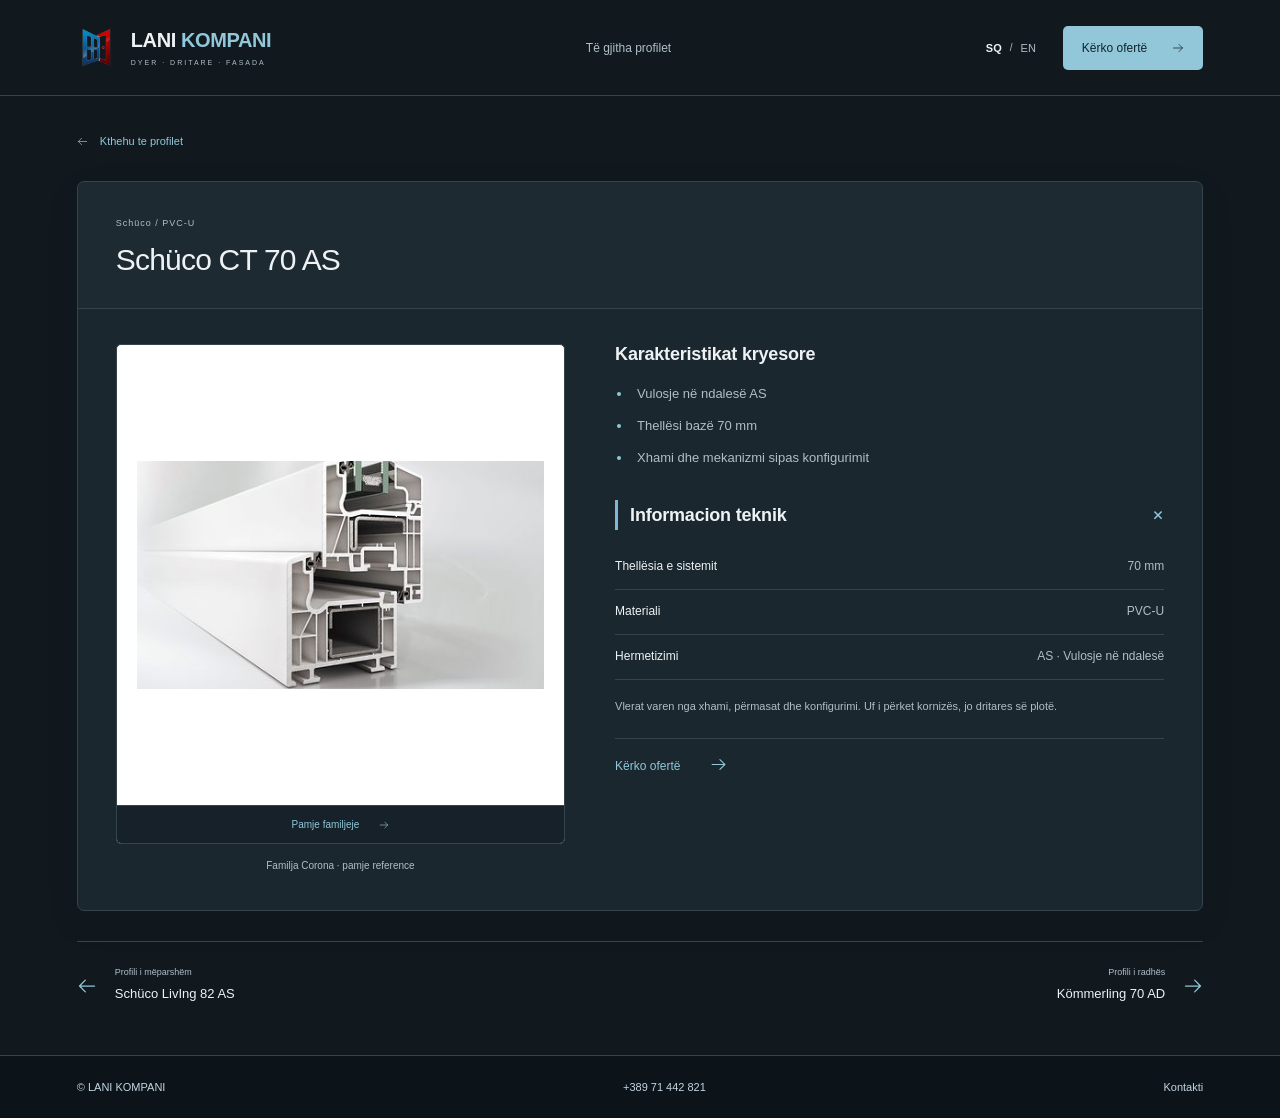
<file: profilet/schuco-ct70.html>
<!doctype html>
<html lang="sq"><head><meta charset="utf-8"><meta name="viewport" content="width=device-width,initial-scale=1"><title>Schüco CT 70 AS | LANI KOMPANI</title><meta name="description" content="Familja Schüco me thellësi bazë 70 mm dhe vulosje në ndalesë. Sistem i veçantë nga LivIng 82, me gjeometri dhe konfigurim të vetin."><link rel="canonical" href="https://www.lanikompani.com/profilet/schuco-ct70.html"><meta name="theme-color" content="#11191f"><link rel="icon" href="../images/logo.png"><link rel="stylesheet" href="../style.css"><script src="../translations.js" defer></script><script src="../profiles-data.js" defer></script><script src="../profile-view.js" defer></script><script src="../profile-page.js" defer></script></head>
<body class="product-page" data-profile-page="schuco-ct70"><a class="skip-link" href="#main" data-i18n="skip">Kalo te përmbajtja</a>
<header class="header product-page-header"><a class="wordmark" href="../index.html"><img src="../images/logo.png" alt="" width="44" height="44"><span>LANI <b>KOMPANI</b><small data-i18n="brand_line">DYER · DRITARE · FASADA</small></span></a><a class="profile-home-link" href="../index.html#profilet" data-i18n="all_profile_pages">Të gjitha profilet</a><div class="header-actions"><div class="languages" aria-label="Gjuha"><button class="lang-btn active" data-lang="sq" aria-pressed="true">SQ</button><span>/</span><button class="lang-btn" data-lang="en" aria-pressed="false">EN</button></div><a class="header-cta" href="../index.html?profile=schuco-ct70#oferte"><span data-i18n="start">Kërko ofertë</span><svg class="vector-arrow" viewBox="0 0 24 24" aria-hidden="true"><path d="M3 12h18m-7-7 7 7-7 7"/></svg></a></div></header>
<main id="main" class="profile-page-main"><nav class="profile-breadcrumb" aria-label="Pozicioni në faqe"><a href="../index.html#profilet"><svg class="vector-arrow" viewBox="0 0 24 24" aria-hidden="true" style="transform:rotate(180deg)"><path d="M3 12h18m-7-7 7 7-7 7"/></svg><span data-i18n="back_profiles">Kthehu te profilet</span></a></nav><div id="profilePageContent"><article class="profile-card profile-detail" id="profile-schuco-ct70"  aria-labelledby="title-schuco-ct70"><div class="profile-detail-heading"><span class="profile-type">Schüco / PVC-U</span><h1 id="title-schuco-ct70">Schüco CT 70 AS</h1></div><div class="profile-detail-grid"><figure class="profile-cutaway-figure"><button class="profile-cutaway-button" data-gallery="../images/profiles/schuco-corona-family.jpg" aria-label="Zmadho foton: Schüco CT 70 AS"><img class="profile-cutaway" src="../images/profiles/schuco-corona-family.jpg" data-photo-scope="family-reference" alt="Familja Schüco Corona: pamje reference e prodhuesit" loading="lazy"><span class="cutaway-zoom">Pamje familjeje <svg class="vector-arrow" viewBox="0 0 24 24" aria-hidden="true"><path d="M3 12h18m-7-7 7 7-7 7"/></svg></span></button><figcaption>Familja Corona · pamje reference</figcaption></figure><div class="profile-detail-copy"><h4>Karakteristikat kryesore</h4><ul class="profile-feature-list"><li>Vulosje në ndalesë AS</li><li>Thellësi bazë 70 mm</li><li>Xhami dhe mekanizmi sipas konfigurimit</li></ul><details class="profile-technical" open aria-label="Informacion teknik: Schüco CT 70 AS"><summary><span>Informacion teknik</span><span>+</span></summary><table class="profile-technical-table"><caption class="sr-only">Schüco CT 70 AS — të dhëna teknike</caption><tbody><tr><th scope="row">Thellësia e sistemit</th><td>70 mm</td></tr><tr><th scope="row">Materiali</th><td>PVC-U</td></tr><tr><th scope="row">Hermetizimi</th><td>AS · Vulosje në ndalesë</td></tr></tbody></table><p class="profile-reference-note">Vlerat varen nga xhami, përmasat dhe konfigurimi. Uf i përket kornizës, jo dritares së plotë.</p></details><div class="profile-detail-actions"><a class="profile-quote" href="../index.html?profile=schuco-ct70#oferte" data-profile-quote="schuco-ct70">Kërko ofertë<span><svg class="vector-arrow" viewBox="0 0 24 24" aria-hidden="true"><path d="M3 12h18m-7-7 7 7-7 7"/></svg></span></a></div></div></div></article></div><nav class="profile-page-order" aria-label="Profilet sipas radhës"><a href="../profilet/schuco-living-as.html" class="profile-previous"><svg class="vector-arrow" viewBox="0 0 24 24" aria-hidden="true" style="transform:rotate(180deg)"><path d="M3 12h18m-7-7 7 7-7 7"/></svg><span><small data-i18n="previous_profile">Profili i mëparshëm</small><b>Schüco LivIng 82 AS</b></span></a><a href="../profilet/kommerling-70-ad.html" class="profile-next"><span><small data-i18n="next_profile">Profili i radhës</small><b>Kömmerling 70 AD</b></span><svg class="vector-arrow" viewBox="0 0 24 24" aria-hidden="true"><path d="M3 12h18m-7-7 7 7-7 7"/></svg></a></nav></main>
<footer class="profile-page-footer"><a href="../index.html">© LANI KOMPANI</a><a href="tel:+38971442821">+389 71 442 821</a><a href="../index.html#kontakti" data-i18n="nav_contact">Kontakti</a></footer><dialog id="galleryDialog" aria-label="Pamje e zmadhuar"><button class="dialog-close" aria-label="Mbyll fotografinë">×</button><img src="../images/profiles/schuco-corona-family.jpg" alt=""></dialog></body></html>
</file>
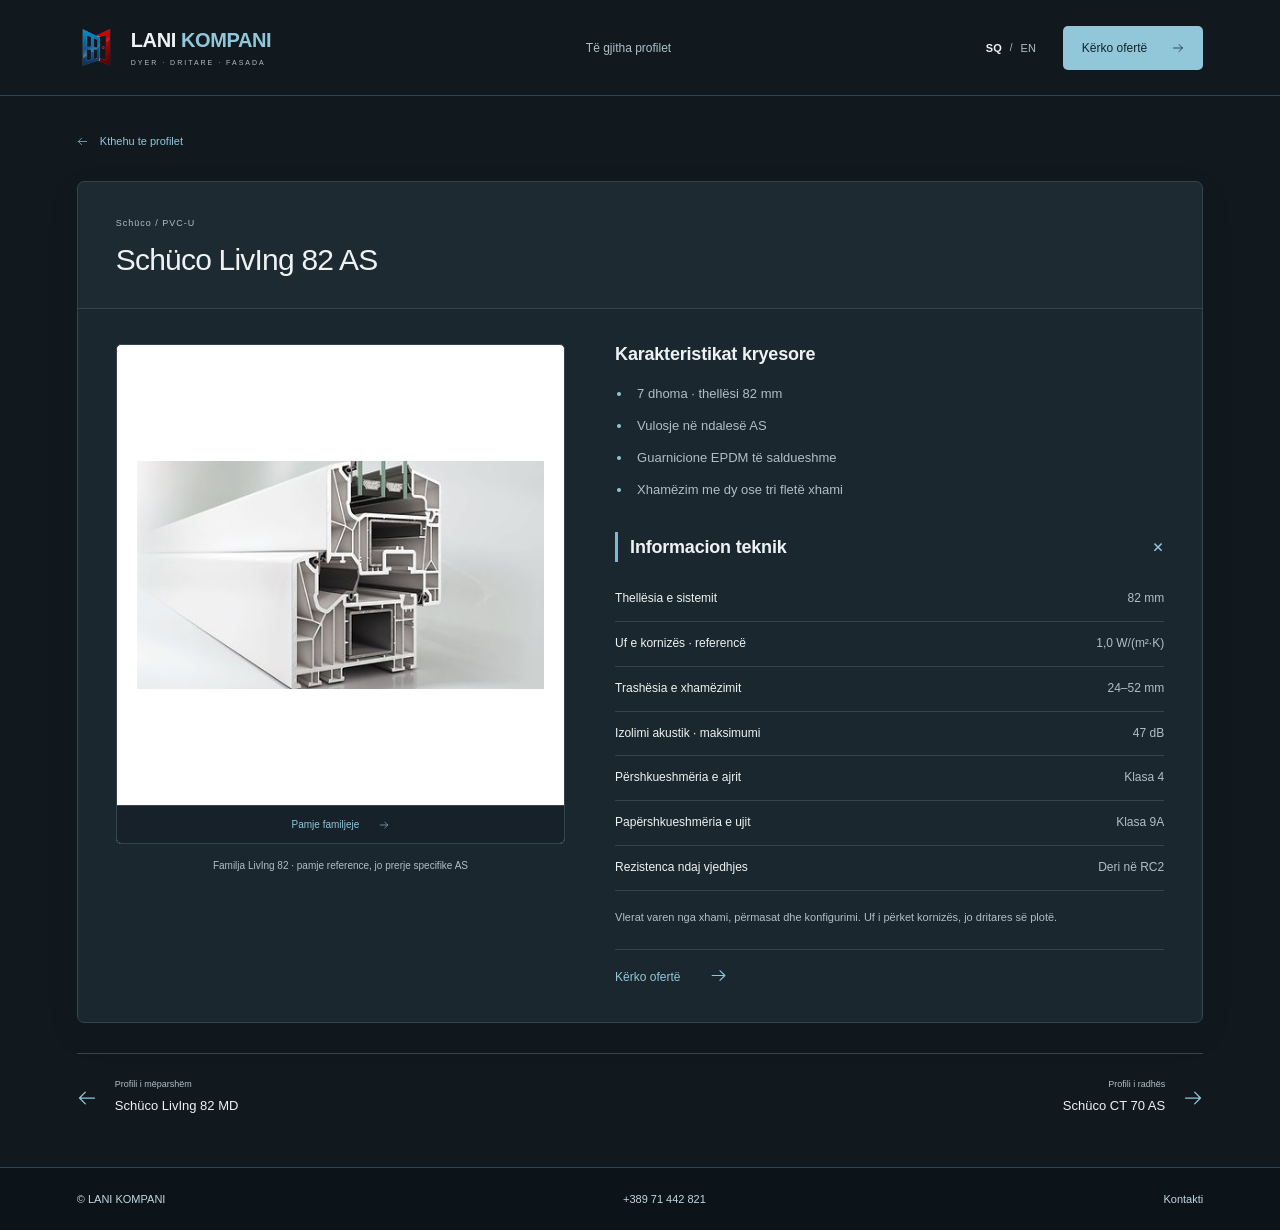
<file: profilet/schuco-living-as.html>
<!doctype html>
<html lang="sq"><head><meta charset="utf-8"><meta name="viewport" content="width=device-width,initial-scale=1"><title>Schüco LivIng 82 AS | LANI KOMPANI</title><meta name="description" content="Profil LivIng me guarnicione në ndalesat e kornizës dhe krahut. Alternativë ndaj variantit MD brenda familjes 82 mm."><link rel="canonical" href="https://www.lanikompani.com/profilet/schuco-living-as.html"><meta name="theme-color" content="#11191f"><link rel="icon" href="../images/logo.png"><link rel="stylesheet" href="../style.css"><script src="../translations.js" defer></script><script src="../profiles-data.js" defer></script><script src="../profile-view.js" defer></script><script src="../profile-page.js" defer></script></head>
<body class="product-page" data-profile-page="schuco-living-as"><a class="skip-link" href="#main" data-i18n="skip">Kalo te përmbajtja</a>
<header class="header product-page-header"><a class="wordmark" href="../index.html"><img src="../images/logo.png" alt="" width="44" height="44"><span>LANI <b>KOMPANI</b><small data-i18n="brand_line">DYER · DRITARE · FASADA</small></span></a><a class="profile-home-link" href="../index.html#profilet" data-i18n="all_profile_pages">Të gjitha profilet</a><div class="header-actions"><div class="languages" aria-label="Gjuha"><button class="lang-btn active" data-lang="sq" aria-pressed="true">SQ</button><span>/</span><button class="lang-btn" data-lang="en" aria-pressed="false">EN</button></div><a class="header-cta" href="../index.html?profile=schuco-living-as#oferte"><span data-i18n="start">Kërko ofertë</span><svg class="vector-arrow" viewBox="0 0 24 24" aria-hidden="true"><path d="M3 12h18m-7-7 7 7-7 7"/></svg></a></div></header>
<main id="main" class="profile-page-main"><nav class="profile-breadcrumb" aria-label="Pozicioni në faqe"><a href="../index.html#profilet"><svg class="vector-arrow" viewBox="0 0 24 24" aria-hidden="true" style="transform:rotate(180deg)"><path d="M3 12h18m-7-7 7 7-7 7"/></svg><span data-i18n="back_profiles">Kthehu te profilet</span></a></nav><div id="profilePageContent"><article class="profile-card profile-detail" id="profile-schuco-living-as"  aria-labelledby="title-schuco-living-as"><div class="profile-detail-heading"><span class="profile-type">Schüco / PVC-U</span><h1 id="title-schuco-living-as">Schüco LivIng 82 AS</h1></div><div class="profile-detail-grid"><figure class="profile-cutaway-figure"><button class="profile-cutaway-button" data-gallery="../images/profiles/schuco-living-family.jpg" aria-label="Zmadho foton: Schüco LivIng 82 AS"><img class="profile-cutaway" src="../images/profiles/schuco-living-family.jpg" data-photo-scope="family-reference" alt="Familja Schüco LivIng 82: pamje reference e prodhuesit" loading="lazy"><span class="cutaway-zoom">Pamje familjeje <svg class="vector-arrow" viewBox="0 0 24 24" aria-hidden="true"><path d="M3 12h18m-7-7 7 7-7 7"/></svg></span></button><figcaption>Familja LivIng 82 · pamje reference, jo prerje specifike AS</figcaption></figure><div class="profile-detail-copy"><h4>Karakteristikat kryesore</h4><ul class="profile-feature-list"><li>7 dhoma · thellësi 82 mm</li><li>Vulosje në ndalesë AS</li><li>Guarnicione EPDM të saldueshme</li><li>Xhamëzim me dy ose tri fletë xhami</li></ul><details class="profile-technical" open aria-label="Informacion teknik: Schüco LivIng 82 AS"><summary><span>Informacion teknik</span><span>+</span></summary><table class="profile-technical-table"><caption class="sr-only">Schüco LivIng 82 AS — të dhëna teknike</caption><tbody><tr><th scope="row">Thellësia e sistemit</th><td>82 mm</td></tr><tr><th scope="row">Uf e kornizës · referencë</th><td>1,0 W/(m²·K)</td></tr><tr><th scope="row">Trashësia e xhamëzimit</th><td>24–52 mm</td></tr><tr><th scope="row">Izolimi akustik · maksimumi</th><td>47 dB</td></tr><tr><th scope="row">Përshkueshmëria e ajrit</th><td>Klasa 4</td></tr><tr><th scope="row">Papërshkueshmëria e ujit</th><td>Klasa 9A</td></tr><tr><th scope="row">Rezistenca ndaj vjedhjes</th><td>Deri në RC2</td></tr></tbody></table><p class="profile-reference-note">Vlerat varen nga xhami, përmasat dhe konfigurimi. Uf i përket kornizës, jo dritares së plotë.</p></details><div class="profile-detail-actions"><a class="profile-quote" href="../index.html?profile=schuco-living-as#oferte" data-profile-quote="schuco-living-as">Kërko ofertë<span><svg class="vector-arrow" viewBox="0 0 24 24" aria-hidden="true"><path d="M3 12h18m-7-7 7 7-7 7"/></svg></span></a></div></div></div></article></div><nav class="profile-page-order" aria-label="Profilet sipas radhës"><a href="../profilet/schuco-living-md.html" class="profile-previous"><svg class="vector-arrow" viewBox="0 0 24 24" aria-hidden="true" style="transform:rotate(180deg)"><path d="M3 12h18m-7-7 7 7-7 7"/></svg><span><small data-i18n="previous_profile">Profili i mëparshëm</small><b>Schüco LivIng 82 MD</b></span></a><a href="../profilet/schuco-ct70.html" class="profile-next"><span><small data-i18n="next_profile">Profili i radhës</small><b>Schüco CT 70 AS</b></span><svg class="vector-arrow" viewBox="0 0 24 24" aria-hidden="true"><path d="M3 12h18m-7-7 7 7-7 7"/></svg></a></nav></main>
<footer class="profile-page-footer"><a href="../index.html">© LANI KOMPANI</a><a href="tel:+38971442821">+389 71 442 821</a><a href="../index.html#kontakti" data-i18n="nav_contact">Kontakti</a></footer><dialog id="galleryDialog" aria-label="Pamje e zmadhuar"><button class="dialog-close" aria-label="Mbyll fotografinë">×</button><img src="../images/profiles/schuco-living-family.jpg" alt=""></dialog></body></html>
</file>
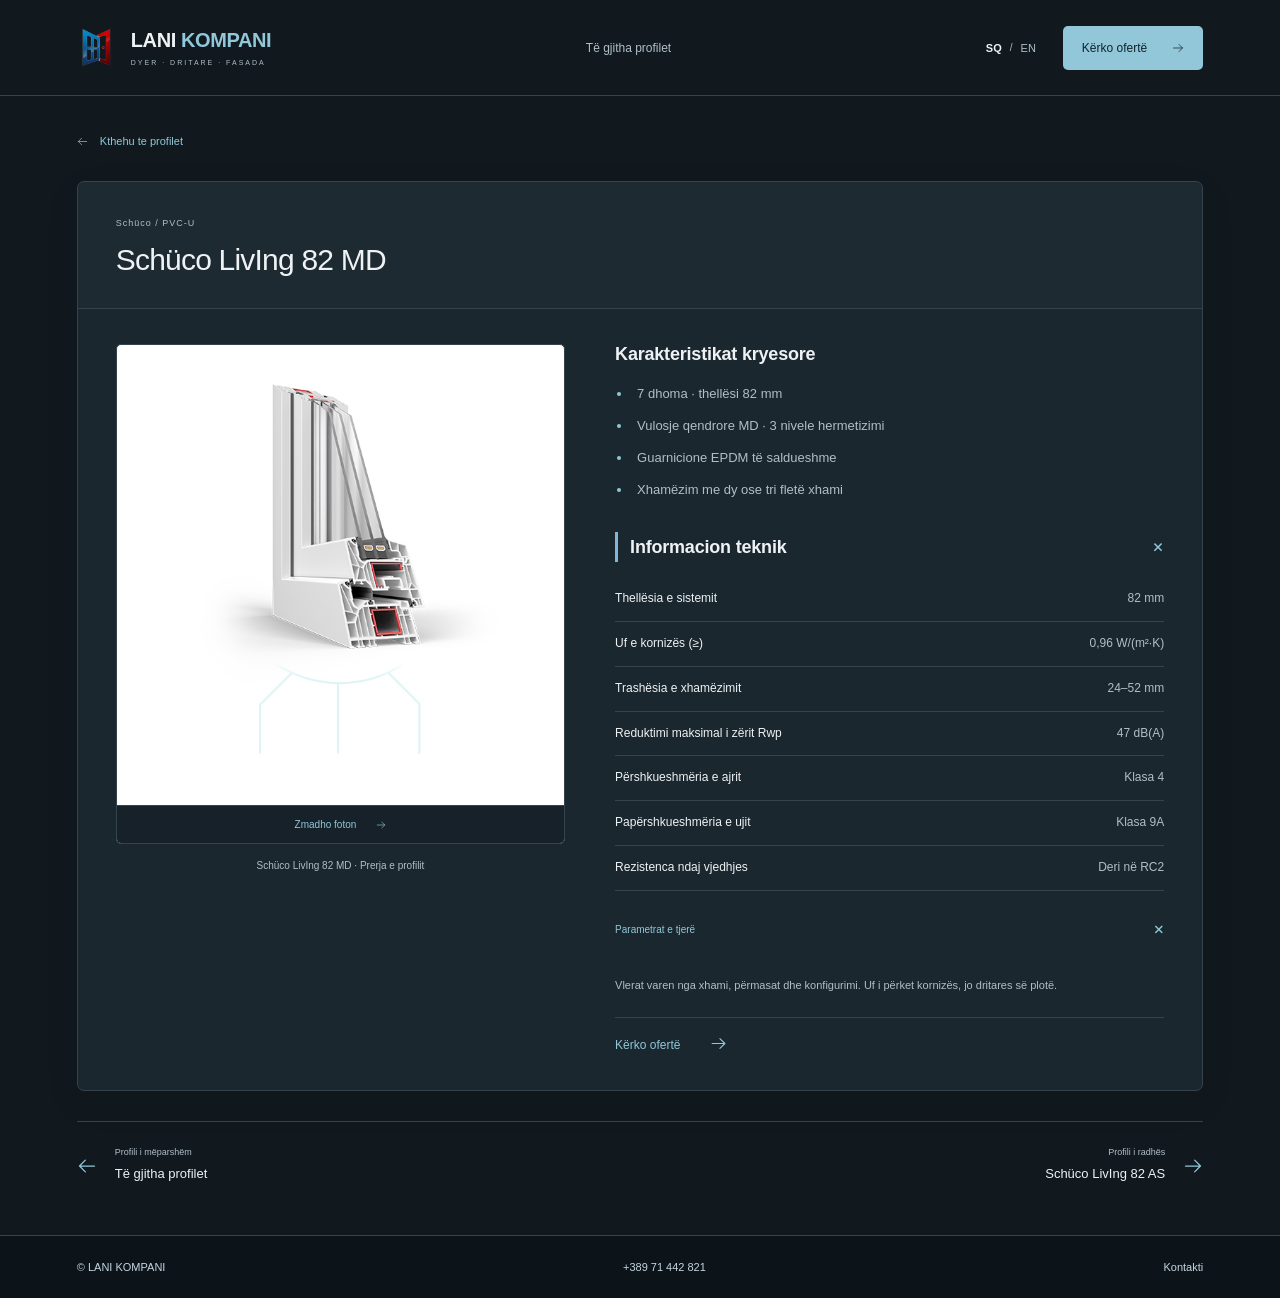
<file: profilet/schuco-living-md.html>
<!doctype html>
<html lang="sq"><head><meta charset="utf-8"><meta name="viewport" content="width=device-width,initial-scale=1"><title>Schüco LivIng 82 MD | LANI KOMPANI</title><meta name="description" content="Varianti LivIng me vulosje qendrore. Shtresa e mesme e hermetizimit e dallon nga LivIng AS; konfigurimi i xhamit zgjidhet veçmas."><link rel="canonical" href="https://www.lanikompani.com/profilet/schuco-living-md.html"><meta name="theme-color" content="#11191f"><link rel="icon" href="../images/logo.png"><link rel="stylesheet" href="../style.css"><script src="../translations.js" defer></script><script src="../profiles-data.js" defer></script><script src="../profile-view.js" defer></script><script src="../profile-page.js" defer></script></head>
<body class="product-page" data-profile-page="schuco-living-md"><a class="skip-link" href="#main" data-i18n="skip">Kalo te përmbajtja</a>
<header class="header product-page-header"><a class="wordmark" href="../index.html"><img src="../images/logo.png" alt="" width="44" height="44"><span>LANI <b>KOMPANI</b><small data-i18n="brand_line">DYER · DRITARE · FASADA</small></span></a><a class="profile-home-link" href="../index.html#profilet" data-i18n="all_profile_pages">Të gjitha profilet</a><div class="header-actions"><div class="languages" aria-label="Gjuha"><button class="lang-btn active" data-lang="sq" aria-pressed="true">SQ</button><span>/</span><button class="lang-btn" data-lang="en" aria-pressed="false">EN</button></div><a class="header-cta" href="../index.html?profile=schuco-living-md#oferte"><span data-i18n="start">Kërko ofertë</span><svg class="vector-arrow" viewBox="0 0 24 24" aria-hidden="true"><path d="M3 12h18m-7-7 7 7-7 7"/></svg></a></div></header>
<main id="main" class="profile-page-main"><nav class="profile-breadcrumb" aria-label="Pozicioni në faqe"><a href="../index.html#profilet"><svg class="vector-arrow" viewBox="0 0 24 24" aria-hidden="true" style="transform:rotate(180deg)"><path d="M3 12h18m-7-7 7 7-7 7"/></svg><span data-i18n="back_profiles">Kthehu te profilet</span></a></nav><div id="profilePageContent"><article class="profile-card profile-detail" id="profile-schuco-living-md"  aria-labelledby="title-schuco-living-md"><div class="profile-detail-heading"><span class="profile-type">Schüco / PVC-U</span><h1 id="title-schuco-living-md">Schüco LivIng 82 MD</h1></div><div class="profile-detail-grid"><figure class="profile-cutaway-figure"><button class="profile-cutaway-button" data-gallery="../images/foto_1788827279996.jpg" aria-label="Zmadho foton: Schüco LivIng 82 MD"><img class="profile-cutaway" src="../images/foto_1788827279996.jpg" data-photo-scope="existing-catalogue" alt="Prerja e profilit: Schüco LivIng 82 MD" loading="lazy"><span class="cutaway-zoom">Zmadho foton <svg class="vector-arrow" viewBox="0 0 24 24" aria-hidden="true"><path d="M3 12h18m-7-7 7 7-7 7"/></svg></span></button><figcaption>Schüco LivIng 82 MD · Prerja e profilit</figcaption></figure><div class="profile-detail-copy"><h4>Karakteristikat kryesore</h4><ul class="profile-feature-list"><li>7 dhoma · thellësi 82 mm</li><li>Vulosje qendrore MD · 3 nivele hermetizimi</li><li>Guarnicione EPDM të saldueshme</li><li>Xhamëzim me dy ose tri fletë xhami</li></ul><details class="profile-technical" open aria-label="Informacion teknik: Schüco LivIng 82 MD"><summary><span>Informacion teknik</span><span>+</span></summary><table class="profile-technical-table"><caption class="sr-only">Schüco LivIng 82 MD — të dhëna teknike</caption><tbody><tr><th scope="row">Thellësia e sistemit</th><td>82 mm</td></tr><tr><th scope="row">Uf e kornizës (≥)</th><td>0,96 W/(m²·K)</td></tr><tr><th scope="row">Trashësia e xhamëzimit</th><td>24–52 mm</td></tr><tr><th scope="row">Reduktimi maksimal i zërit Rwp</th><td>47 dB(A)</td></tr><tr><th scope="row">Përshkueshmëria e ajrit</th><td>Klasa 4</td></tr><tr><th scope="row">Papërshkueshmëria e ujit</th><td>Klasa 9A</td></tr><tr><th scope="row">Rezistenca ndaj vjedhjes</th><td>Deri në RC2</td></tr></tbody></table><details class="profile-extra"><summary>Parametrat e tjerë<span>+</span></summary><table class="profile-technical-table"><caption class="sr-only">Schüco LivIng 82 MD — të dhëna teknike</caption><tbody><tr><th scope="row">Gjerësia minimale e dukshme</th><td>120 mm</td></tr><tr><th scope="row">Gjerësia maksimale e krahut</th><td>1 500 mm</td></tr><tr><th scope="row">Lartësia maksimale e krahut</th><td>2 600 mm</td></tr><tr><th scope="row">Rezistenca ndaj ngarkesës së erës</th><td>Klasa C5/B5</td></tr><tr><th scope="row">Shënjimi CE · sipas referencës</th><td>Po</td></tr></tbody></table></details><p class="profile-reference-note">Vlerat varen nga xhami, përmasat dhe konfigurimi. Uf i përket kornizës, jo dritares së plotë.</p></details><div class="profile-detail-actions"><a class="profile-quote" href="../index.html?profile=schuco-living-md#oferte" data-profile-quote="schuco-living-md">Kërko ofertë<span><svg class="vector-arrow" viewBox="0 0 24 24" aria-hidden="true"><path d="M3 12h18m-7-7 7 7-7 7"/></svg></span></a></div></div></div></article></div><nav class="profile-page-order" aria-label="Profilet sipas radhës"><a href="../index.html#profilet" class="profile-previous"><svg class="vector-arrow" viewBox="0 0 24 24" aria-hidden="true" style="transform:rotate(180deg)"><path d="M3 12h18m-7-7 7 7-7 7"/></svg><span><small data-i18n="previous_profile">Profili i mëparshëm</small><b><span data-i18n="all_profile_pages">Të gjitha profilet</span></b></span></a><a href="../profilet/schuco-living-as.html" class="profile-next"><span><small data-i18n="next_profile">Profili i radhës</small><b>Schüco LivIng 82 AS</b></span><svg class="vector-arrow" viewBox="0 0 24 24" aria-hidden="true"><path d="M3 12h18m-7-7 7 7-7 7"/></svg></a></nav></main>
<footer class="profile-page-footer"><a href="../index.html">© LANI KOMPANI</a><a href="tel:+38971442821">+389 71 442 821</a><a href="../index.html#kontakti" data-i18n="nav_contact">Kontakti</a></footer><dialog id="galleryDialog" aria-label="Pamje e zmadhuar"><button class="dialog-close" aria-label="Mbyll fotografinë">×</button><img src="../images/foto_1788827279996.jpg" alt=""></dialog></body></html>
</file>
<file: style.css>
@font-face {
  font-family: "Lani Symbols";
  src: url("fonts/symbols.ttf") format("truetype");
  font-display: swap;
  unicode-range: U+2190-2199, U+21D4, U+263C, U+2733;
}
:root {
  --ink: #eef2f4;
  --canvas: #11191f;
  --surface: #1b272f;
  --selected: #304651;
  --on-accent: #10242d;
  --blue: #91c7d9;
  --blue-hover: #b2dce9;
  --text: #b0bec7;
  --pale: #162129;
  --line: #34434d;
  --gutter: clamp(24px, 6vw, 100px);
  --max: 1280px;
  color-scheme: dark;
}
* {
  box-sizing: border-box;
}
html {
  scroll-behavior: smooth;
  scroll-padding-top: 105px;
}
body {
  margin: 0;
  color: var(--ink);
  background: var(--canvas);
  font-family: Arial, "Lani Symbols", Helvetica, sans-serif;
  -webkit-font-smoothing: antialiased;
}
a {
  color: inherit;
  text-decoration: none;
}
button,
input,
select,
textarea {
  font: inherit;
}
button {
  cursor: pointer;
  color: inherit;
}
button {
  border: 0;
}
button,
a,
input,
select,
textarea {
  -webkit-tap-highlight-color: transparent;
}
img {
  display: block;
  max-width: 100%;
}
h1,
h2,
h3,
p {
  margin: 0;
}
em {
  font: inherit;
}
::selection {
  color: var(--on-accent);
  background: var(--blue);
}
:focus-visible {
  outline: 3px solid #58a9d4;
  outline-offset: 5px;
}
.skip-link {
  position: fixed;
  z-index: 100;
  top: -70px;
  left: 20px;
  background: var(--blue);
  color: var(--on-accent);
  padding: 14px;
}
.skip-link:focus {
  top: 15px;
}
.section-pad {
  padding: 90px var(--gutter);
}
.micro,
.eyebrow {
  font-size: 11px;
  font-weight: 600;
  letter-spacing: 1.5px;
  line-height: 1.6;
}
.eyebrow {
  display: block;
  color: var(--blue);
}
.header {
  height: 96px;
  display: flex;
  align-items: center;
  justify-content: space-between;
  gap: 30px;
  padding: 0 var(--gutter);
  background: var(--surface);
  border-bottom: 1px solid var(--line);
  position: relative;
  z-index: 30;
}
.wordmark {
  display: flex;
  align-items: center;
  gap: 12px;
  white-space: nowrap;
  font-size: 20px;
  font-weight: 800;
  letter-spacing: -0.4px;
}
.wordmark img {
  width: 42px;
  height: 44px;
  object-fit: contain;
}
.wordmark b {
  color: var(--blue);
  font-weight: 800;
}
.wordmark small {
  display: block;
  font-size: 7px;
  letter-spacing: 2px;
  font-weight: 400;
  margin-top: 7px;
  color: var(--text);
}
.header nav {
  display: flex;
  gap: 28px;
  font-size: 13px;
}
.header nav a {
  padding: 15px 0;
  transition: color 0.2s;
}
.header nav a:hover {
  color: var(--blue);
}
.header-actions {
  display: flex;
  align-items: center;
  gap: 27px;
}
.languages {
  display: flex;
  align-items: center;
  gap: 8px;
  font-size: 10px;
  color: #afbac1;
}
.lang-btn {
  background: none;
  color: var(--text);
  padding: 7px 0;
  font-size: 11px;
}
.lang-btn.active {
  color: var(--ink);
  font-weight: 700;
}
.header-cta,
.button {
  background: var(--blue);
  color: var(--on-accent);
  border-radius: 5px;
  font-size: 12px;
  font-weight: 500;
  display: inline-flex;
  gap: 25px;
  align-items: center;
  justify-content: center;
  transition:
    background 0.25s,
    transform 0.25s;
}
.header-cta {
  padding: 15px 19px;
}
.header-cta:hover,
.button-primary:hover {
  background: var(--blue-hover);
  transform: translateY(-2px);
}
.menu-toggle {
  display: none;
  background: none;
  width: 30px;
  padding: 3px;
}
.menu-toggle span {
  display: block;
  height: 1px;
  background: var(--ink);
  margin: 7px 0;
}
.hero {
  position: relative;
  min-height: 650px;
  height: calc(100svh - 120px);
  max-height: 850px;
  margin: 0 20px;
  overflow: hidden;
  isolation: isolate;
  display: flex;
  align-items: center;
  background: #2e5267;
}
.hero-visual {
  position: absolute;
  inset: 0;
  z-index: -1;
}
.hero-image {
  width: 100%;
  height: 100%;
  object-fit: cover;
  object-position: center 55%;
  animation: hero-image-in 1.4s both;
}
.image-shade {
  position: absolute;
  inset: 0;
  background:
    linear-gradient(
      90deg,
      rgba(9, 33, 49, 0.87),
      rgba(12, 38, 51, 0.48) 45%,
      rgba(14, 39, 49, 0.03) 80%
    ),
    linear-gradient(0deg, rgba(10, 34, 48, 0.5), transparent 45%);
}
.hero-copy {
  padding: 65px calc(var(--gutter) - 20px) 95px;
  color: #fff;
  width: 100%;
  position: relative;
  animation: fade-up 0.9s 0.1s both;
}
.hero-copy .eyebrow {
  color: #d5e7ed;
  font-size: 10px;
  letter-spacing: 2px;
  margin-bottom: 25px;
}
.hero h1 {
  font-size: clamp(48px, 5.3vw, 78px);
  line-height: 1.1;
  letter-spacing: -2.8px;
  font-weight: 500;
  max-width: 750px;
}
.hero h1 span {
  color: #bce5f7;
}
.hero-copy > p {
  font-size: 15px;
  line-height: 1.85;
  max-width: 380px;
  color: #e1e8ec;
  margin: 25px 0 30px;
}
.hero-actions {
  display: flex;
  gap: 13px;
}
.button {
  padding: 17px 23px;
  min-height: 51px;
}
.button-glass {
  color: var(--ink);
  background: #ffffff12;
  border: 1px solid #ffffff80;
  backdrop-filter: blur(5px);
}
.button-glass:hover {
  background: #ffffff25;
}
.hero-bottom {
  position: absolute;
  bottom: 29px;
  left: calc(var(--gutter) - 20px);
  right: calc(var(--gutter) - 20px);
  display: flex;
  justify-content: space-between;
  align-items: end;
  border-top: 1px solid #ffffff30;
  padding-top: 22px;
  color: white;
}
.hero-bottom > div > span {
  font-size: 9px;
  letter-spacing: 1.7px;
  font-weight: 600;
}
.hero-bottom p {
  font-size: 11px;
  color: #d3e0e5;
  margin-top: 9px;
}
.visual-index {
  display: flex;
  align-items: center;
  gap: 9px;
  font-size: 10px;
  color: #e4edf0;
}
.visual-index > span:nth-child(2) {
  opacity: 0.6;
}
.visual-index button {
  background: transparent;
  color: white;
  font-size: 22px;
  border: 1px solid #ffffff60;
  border-radius: 50%;
  width: 39px;
  height: 39px;
  margin-left: 12px;
  transition: background 0.2s;
}
.visual-index button:hover {
  background: #ffffff25;
}
.partners {
  display: flex;
  justify-content: space-between;
  align-items: center;
  gap: 60px;
  padding: 38px var(--gutter);
  border-bottom: 1px solid var(--line);
  background: var(--surface);
}
.partners > span {
  font-size: 12px;
  line-height: 1.7;
  color: var(--text);
  white-space: pre-line;
}
.partners > div {
  display: flex;
  gap: 65px;
  align-items: center;
}
.partners img {
  width: 140px;
  height: 32px;
  object-fit: contain;
}
.systems {
  background: var(--pale);
}
.section-heading {
  display: flex;
  flex-wrap: wrap;
  justify-content: space-between;
  align-items: end;
  gap: 25px 70px;
  margin-bottom: 40px;
}
.section-heading > .section-kicker {
  width: 100%;
  margin-bottom: -8px;
}
.section-kicker {
  font-size: 11px;
  color: var(--blue);
  letter-spacing: 1.5px;
  font-weight: 600;
}
.section-kicker .micro {
  font-size: 10px;
}
.section-heading h2,
h2 {
  font-size: clamp(30px, 3vw, 46px);
  font-weight: 500;
  letter-spacing: -1.2px;
  line-height: 1.18;
}
.section-heading > p {
  font-size: 13px;
  line-height: 1.9;
  max-width: 340px;
  color: var(--text);
  padding-bottom: 3px;
}
.system-tabs {
  display: flex;
  gap: 8px;
  margin: 35px 0 28px;
  border-bottom: 1px solid var(--line);
  padding-bottom: 16px;
  overflow-x: auto;
}
.system-tabs button {
  flex: 1;
  min-width: 120px;
  white-space: nowrap;
  background: transparent;
  padding: 15px 20px;
  font-size: 13px;
  color: var(--text);
  border-radius: 4px;
  transition:
    background 0.2s,
    color 0.2s;
}
.system-tabs button[aria-selected="true"] {
  background: var(--selected);
  color: white;
}
.system-tabs button:hover:not([aria-selected="true"]) {
  background: var(--selected);
  color: var(--ink);
}
.product-panel {
  display: grid;
  grid-template-columns: 1fr 1fr;
  background: var(--surface);
  border: 1px solid var(--line);
  border-radius: 7px;
  overflow: hidden;
}
.product-image-wrap {
  position: relative;
  min-height: 495px;
  display: flex;
  justify-content: center;
  align-items: center;
  background: #dce1e2;
}
.product-image-wrap img {
  width: 80%;
  height: 380px;
  object-fit: contain;
  mix-blend-mode: multiply;
  transition: transform 0.6s;
}
.product-image-wrap:hover img {
  transform: scale(1.035);
}
.product-image-wrap.photo img {
  width: 100%;
  height: 100%;
  position: absolute;
  inset: 0;
  object-fit: cover;
  mix-blend-mode: normal;
}
.product-info {
  padding: 50px;
}
.product-info > .micro {
  font-size: 9px;
  color: var(--blue);
  font-weight: 600;
  letter-spacing: 1.5px;
}
.product-info h3 {
  font-size: 38px;
  font-weight: 500;
  letter-spacing: -1px;
  line-height: 1.12;
  white-space: pre-line;
  margin: 17px 0 21px;
}
.product-info > p {
  font-size: 13px;
  line-height: 1.9;
  color: var(--text);
  max-width: 370px;
}
.product-specs {
  display: grid;
  grid-template-columns: repeat(3, 1fr);
  gap: 15px;
  margin: 30px 0;
}
.product-specs > div {
  padding-top: 18px;
  border-top: 1px solid var(--line);
}
.product-specs strong {
  display: block;
  font-weight: 500;
  font-size: 22px;
  color: var(--ink);
}
.product-specs span {
  font-size: 10px;
  line-height: 1.6;
  margin-top: 8px;
  display: block;
  color: var(--text);
}
.text-link {
  display: inline-flex;
  justify-content: space-between;
  gap: 35px;
  align-items: center;
  font-size: 12px;
  font-weight: 500;
  padding: 13px 0;
  border-bottom: 1px solid #b4ccdb;
  color: var(--blue);
  transition: gap 0.25s;
}
.text-link:hover {
  gap: 45px;
}
.spec-note {
  font-size: 10px;
  color: #7e8c96;
  line-height: 1.8;
  margin-top: 17px;
}
.philosophy {
  display: grid;
  grid-template-columns: 1fr 1fr;
  gap: 80px;
  align-items: center;
}
.about-image {
  height: 500px;
  border-radius: 7px;
  overflow: hidden;
}
.about-image img {
  height: 100%;
  width: 100%;
  object-fit: cover;
}
.about-copy h2 {
  margin: 20px 0 23px;
}
.about-copy > p {
  font-size: 14px;
  line-height: 1.9;
  color: var(--text);
  max-width: 470px;
}
.about-features {
  list-style: none;
  padding: 0;
  margin: 25px 0;
}
.about-features li {
  position: relative;
  padding: 11px 0 11px 26px;
  font-size: 13px;
}
.about-features li:before {
  content: "✓";
  position: absolute;
  left: 0;
  color: var(--blue);
  font-size: 14px;
}
.collection {
  background: var(--pale);
}
.gallery {
  display: grid;
  grid-template-columns: 1fr 1fr;
  gap: 28px;
}
.gallery-card {
  padding: 0;
  background: none;
  display: block;
  text-align: left;
  width: 100%;
}
.gallery-img {
  height: 380px;
  position: relative;
  overflow: hidden;
  border-radius: 6px;
}
.gallery-img img {
  width: 100%;
  height: 100%;
  object-fit: cover;
  transition: transform 0.7s;
}
.gallery-card:hover .gallery-img img {
  transform: scale(1.04);
}
.gallery-open {
  position: absolute;
  bottom: 20px;
  right: 20px;
  width: 41px;
  height: 41px;
  border-radius: 50%;
  display: grid;
  place-items: center;
  background: var(--surface);
  color: var(--ink);
  font-size: 20px;
}
.gallery-caption {
  padding: 20px 0 0;
}
.gallery-caption h3 {
  font-size: 16px;
  font-weight: 500;
}
.quote {
  display: grid;
  grid-template-columns: 1fr 1fr;
  gap: 90px;
  align-items: center;
  background: var(--surface);
}
.quote-copy h2 {
  margin: 22px 0 25px;
  max-width: 450px;
  font-size: 43px;
}
.quote-copy > p {
  font-size: 14px;
  color: var(--text);
  max-width: 350px;
  line-height: 1.9;
}
.quote-copy > .micro {
  font-size: 10px;
  color: var(--blue);
}
.quote-phone {
  display: flex;
  align-items: center;
  justify-content: space-between;
  max-width: 320px;
  font-size: 25px;
  margin-top: 35px;
  border-top: 1px solid var(--line);
  padding-top: 25px;
}
.quote-phone > span {
  font-size: 22px;
  color: var(--blue);
}
.quote-form {
  background: var(--pale);
  border: 1px solid var(--line);
  border-radius: 7px;
  padding: 35px;
}
.form-top {
  display: flex;
  justify-content: space-between;
  align-items: center;
  margin-bottom: 30px;
}
.form-top .micro {
  font-size: 20px;
  letter-spacing: -0.5px;
  font-weight: 500;
}
.form-top > span:last-child {
  color: var(--blue);
  font-size: 22px;
}
.form-grid {
  display: grid;
  grid-template-columns: 1fr 1fr;
  gap: 23px 20px;
}
.form-grid label {
  display: flex;
  flex-direction: column;
  gap: 10px;
  font-size: 11px;
  color: var(--text);
  min-width: 0;
}
.form-grid label.full {
  grid-column: 1/-1;
}
.form-grid input,
.form-grid select,
.form-grid textarea {
  padding: 13px 12px;
  border: 1px solid var(--line);
  background: var(--surface);
  border-radius: 4px;
  min-width: 0;
  max-width: 100%;
  width: 100%;
  font-size: 12px;
  color: var(--ink);
  outline: none;
  transition:
    border-color 0.2s,
    box-shadow 0.2s;
}
.form-grid input:focus,
.form-grid select:focus,
.form-grid textarea:focus {
  border-color: var(--blue);
  box-shadow: 0 0 0 3px #12658e12;
}
.form-grid textarea {
  resize: vertical;
  min-height: 85px;
}
.form-grid ::placeholder {
  color: #9aa9b3;
}
.submit-button {
  background: var(--blue);
  color: var(--on-accent);
  display: flex;
  justify-content: space-between;
  align-items: center;
  width: 100%;
  padding: 17px 20px;
  font-size: 12px;
  border-radius: 4px;
  margin-top: 27px;
  transition: background 0.2s;
}
.submit-button:hover {
  background: var(--blue-hover);
}
.submit-button > span:last-child {
  font-size: 20px;
}
.email-button {
  display: block;
  margin: 17px auto 0;
  padding: 5px;
  background: none;
  font-size: 11px;
  color: var(--blue);
}
.form-note {
  font-size: 10px;
  line-height: 1.7;
  color: #8799a5;
  margin-top: 15px;
  text-align: center;
}
.faq {
  background: var(--pale);
  border-top: 1px solid var(--line);
}
.faq > .section-kicker > span:last-child {
  display: none;
}
.faq-grid {
  display: grid;
  grid-template-columns: 1fr 1fr;
  gap: 90px;
  margin-top: 25px;
}
.faq h2 {
  font-size: 35px;
  white-space: pre-line;
}
.faq details {
  border-bottom: 1px solid var(--line);
}
.faq summary {
  list-style: none;
  cursor: pointer;
  font-size: 13px;
  line-height: 1.5;
  display: flex;
  justify-content: space-between;
  align-items: center;
  gap: 20px;
  padding: 22px 0;
}
.faq summary::-webkit-details-marker {
  display: none;
}
.faq summary > span:last-child {
  font-size: 22px;
  color: var(--blue);
  transition: transform 0.2s;
}
.faq details[open] summary > span:last-child {
  transform: rotate(45deg);
}
.faq details p {
  padding: 0 25px 23px 0;
  font-size: 12px;
  line-height: 1.9;
  color: var(--text);
}
.footer {
  padding-top: 60px;
  padding-bottom: 25px;
  background: #0c141a;
  color: white;
}
.footer-columns {
  display: grid;
  grid-template-columns: 1.15fr 1.3fr 1.2fr 0.8fr;
  gap: 45px;
  margin-bottom: 60px;
}
.footer-columns > .wordmark {
  align-self: start;
  font-size: 18px;
}
.footer .wordmark b {
  color: white;
}
.footer .wordmark small {
  color: #92aabc;
  font-size: 6px;
}
.footer-columns > div {
  display: flex;
  flex-direction: column;
  gap: 9px;
  font-size: 11px;
  line-height: 1.6;
  color: #d1dce5;
}
.footer-columns .micro {
  color: #8ba6ba;
  font-size: 9px;
  margin-bottom: 12px;
}
.footer-columns p {
  font-size: 10px;
  color: #8faabc;
}
.footer-columns a:hover {
  color: #86cbed;
}
.footer-bottom {
  border-top: 1px solid #ffffff20;
  padding-top: 25px;
  font-size: 9px;
  color: #91a9ba;
  display: flex;
  justify-content: space-between;
  gap: 20px;
}
.footer-bottom > span:last-child {
  display: none;
}
dialog {
  border: 0;
  padding: 12px;
  border-radius: 6px;
  background: var(--surface);
  max-width: 90vw;
  max-height: 90svh;
  overflow: visible;
}
dialog::backdrop {
  background: #080e13e8;
  backdrop-filter: blur(7px);
}
dialog img {
  max-height: 80svh;
  max-width: 85vw;
  object-fit: contain;
}
.dialog-close {
  position: absolute;
  right: 5px;
  top: 5px;
  width: 38px;
  height: 38px;
  background: var(--surface);
  color: var(--ink);
  font-size: 27px;
  border-radius: 50%;
  z-index: 2;
}
.scroll-progress {
  height: 2px;
  position: fixed;
  left: 0;
  top: 0;
  width: 0;
  z-index: 70;
  background: var(--blue);
}
.js-ready .reveal {
  opacity: 0;
  transform: translateY(18px);
  transition:
    opacity 0.65s,
    transform 0.65s;
}
.js-ready .reveal.visible {
  opacity: 1;
  transform: none;
}
.menu-open {
  overflow: hidden;
}
@keyframes fade-up {
  from {
    opacity: 0;
    transform: translateY(20px);
  }
  to {
    opacity: 1;
    transform: none;
  }
}
@keyframes hero-image-in {
  from {
    opacity: 0.5;
    transform: scale(1.025);
  }
  to {
    opacity: 1;
    transform: scale(1);
  }
}
@media (min-width: 1600px) {
  :root {
    --gutter: max(6vw, calc((100vw - 1380px) / 2));
  }
  .hero {
    max-height: 900px;
  }
}
@media (max-width: 1100px) {
  .header {
    gap: 20px;
  }
  .header nav {
    gap: 20px;
    font-size: 12px;
  }
  .header-actions {
    gap: 20px;
  }
  .wordmark {
    font-size: 17px;
    gap: 9px;
  }
  .header-cta {
    padding: 13px 15px;
    gap: 15px;
    font-size: 11px;
  }
  .partners > div {
    gap: 40px;
  }
  .partners img {
    width: 120px;
  }
  .product-info {
    padding: 35px;
  }
  .philosophy,
  .quote,
  .faq-grid {
    gap: 50px;
  }
  .product-info h3 {
    font-size: 33px;
  }
  .footer-columns {
    gap: 25px;
  }
  .footer-columns > .wordmark {
    font-size: 15px;
  }
  .footer-columns .wordmark img {
    width: 32px;
    height: 35px;
  }
  .hero {
    min-height: 620px;
  }
  .section-pad {
    padding-top: 75px;
    padding-bottom: 75px;
  }
}
@media (max-width: 800px) {
  :root {
    --gutter: 30px;
  }
  .header {
    height: 82px;
  }
  .header nav {
    position: absolute;
    top: 82px;
    left: 0;
    right: 0;
    display: none;
    flex-direction: column;
    background: var(--surface);
    padding: 20px 30px 30px;
    border-bottom: 1px solid var(--line);
    gap: 0;
    box-shadow: 0 20px 25px #17354710;
  }
  .header nav.open {
    display: flex;
  }
  .header nav a {
    font-size: 18px;
    padding: 18px 0;
  }
  .menu-toggle {
    display: block;
  }
  .header-cta {
    display: none;
  }
  .hero {
    height: 700px;
    max-height: calc(100svh - 105px);
    min-height: 580px;
    margin: 0 15px;
  }
  .hero-copy {
    padding-left: 25px;
    padding-right: 25px;
  }
  .hero h1 {
    font-size: 60px;
    max-width: 650px;
  }
  .hero-copy > p {
    max-width: 330px;
    font-size: 14px;
  }
  .hero-bottom {
    left: 25px;
    right: 25px;
  }
  .image-shade {
    background:
      linear-gradient(90deg, #092131d9, #0c263367 65%, #0e27312b),
      linear-gradient(0deg, #0a223080, transparent 50%);
  }
  .hero-image {
    object-position: 65% center;
  }
  .hero-copy .eyebrow {
    font-size: 8px;
    letter-spacing: 1.5px;
  }
  .partners {
    padding: 30px;
    gap: 30px;
  }
  .partners > span {
    font-size: 11px;
  }
  .partners > div {
    gap: 30px;
  }
  .partners img {
    width: 100px;
    height: 27px;
  }
  .section-pad {
    padding-top: 65px;
    padding-bottom: 65px;
  }
  .section-heading {
    gap: 25px;
  }
  .section-heading h2 {
    font-size: 36px;
  }
  .section-heading > p {
    font-size: 12px;
    max-width: 260px;
  }
  .product-image-wrap {
    min-height: 440px;
  }
  .product-image-wrap img {
    height: 300px;
    width: 85%;
  }
  .product-info {
    padding: 30px 25px;
  }
  .product-info h3 {
    font-size: 31px;
  }
  .product-info > p {
    font-size: 12px;
  }
  .product-specs {
    gap: 10px;
    margin: 25px 0;
  }
  .product-specs strong {
    font-size: 20px;
  }
  .product-specs span {
    font-size: 9px;
  }
  .product-info .text-link {
    font-size: 11px;
    gap: 20px;
  }
  .philosophy {
    gap: 35px;
  }
  .about-image {
    height: 450px;
  }
  .about-copy h2 {
    font-size: 33px;
    line-height: 1.2;
  }
  .about-copy > p {
    font-size: 12px;
  }
  .about-features li {
    font-size: 11px;
  }
  .gallery {
    gap: 22px;
  }
  .gallery-img {
    height: 310px;
  }
  .gallery-caption h3 {
    font-size: 14px;
  }
  .quote {
    gap: 35px;
  }
  .quote-copy h2 {
    font-size: 35px;
  }
  .quote-copy > p {
    font-size: 12px;
  }
  .quote-copy > .micro {
    font-size: 8px;
  }
  .quote-phone {
    font-size: 20px;
  }
  .quote-form {
    padding: 25px 20px;
  }
  .form-grid {
    gap: 20px 14px;
  }
  .form-grid label {
    font-size: 10px;
  }
  .form-grid input,
  .form-grid select,
  .form-grid textarea {
    font-size: 11px;
    padding: 12px 9px;
  }
  .faq-grid {
    gap: 35px;
  }
  .faq h2 {
    font-size: 30px;
  }
  .footer-columns {
    grid-template-columns: 1fr 1fr;
    gap: 35px 30px;
  }
  .footer-columns > .wordmark {
    font-size: 20px;
  }
  .footer-columns .wordmark img {
    width: 40px;
    height: 43px;
  }
}
@media (max-width: 560px) {
  :root {
    --gutter: 24px;
  }
  .header {
    padding: 0 24px;
    height: 78px;
  }
  .header nav {
    top: 78px;
    padding-left: 24px;
    padding-right: 24px;
  }
  .wordmark {
    font-size: 17px;
  }
  .wordmark img {
    width: 34px;
    height: 38px;
  }
  .wordmark small {
    font-size: 5.8px;
    letter-spacing: 1.4px;
  }
  .header-actions {
    gap: 19px;
  }
  .languages {
    gap: 6px;
  }
  .lang-btn {
    font-size: 10px;
  }
  .hero {
    margin: 0;
    height: 650px;
    min-height: 590px;
    max-height: 780px;
  }
  .hero-copy {
    padding: 50px 24px 100px;
  }
  .hero-copy .eyebrow {
    font-size: 7px;
    letter-spacing: 1.3px;
    margin-bottom: 22px;
  }
  .hero h1 {
    font-size: clamp(42px, 11.4vw, 61px);
    line-height: 1.13;
    letter-spacing: -1.6px;
  }
  .hero-copy > p {
    font-size: 13px;
    line-height: 1.9;
    max-width: 285px;
    margin: 23px 0 28px;
  }
  .hero-actions {
    gap: 10px;
  }
  .button {
    padding: 15px 17px;
    min-height: 48px;
    font-size: 10px;
    gap: 17px;
  }
  .hero-image {
    object-position: 61% center;
  }
  .image-shade {
    background:
      linear-gradient(90deg, #092131de, #0c263371 82%),
      linear-gradient(0deg, #0a2230b3, transparent 60%);
  }
  .hero-bottom {
    left: 24px;
    right: 24px;
    bottom: 25px;
    padding-top: 20px;
  }
  .hero-bottom > div > span {
    font-size: 7px;
    letter-spacing: 1px;
  }
  .hero-bottom p {
    font-size: 9px;
    max-width: 200px;
    line-height: 1.6;
  }
  .visual-index {
    gap: 5px;
    font-size: 8px;
  }
  .visual-index button {
    width: 34px;
    height: 34px;
    font-size: 19px;
    margin-left: 7px;
  }
  .partners {
    padding: 27px 24px;
    display: block;
  }
  .partners > span {
    font-size: 10px;
    display: block;
    margin-bottom: 22px;
  }
  .partners > span br {
    display: none;
  }
  .partners > div {
    justify-content: space-between;
    gap: 20px;
  }
  .partners img {
    width: 87px;
    height: 26px;
  }
  .section-pad {
    padding-top: 55px;
    padding-bottom: 55px;
  }
  .section-heading {
    display: block;
    margin-bottom: 25px;
  }
  .section-heading > .section-kicker {
    margin: 0 0 15px;
  }
  .section-kicker,
  .section-kicker .micro,
  .eyebrow {
    font-size: 9px;
    letter-spacing: 1.3px;
  }
  .section-heading h2,
  h2 {
    font-size: 31px;
    letter-spacing: -0.9px;
    line-height: 1.2;
  }
  .section-heading > p {
    font-size: 12px;
    max-width: 100%;
    margin-top: 20px;
  }
  .system-tabs {
    margin: 28px -24px 22px;
    padding: 0 24px 15px;
    gap: 7px;
    scrollbar-width: thin;
  }
  .system-tabs button {
    min-width: 113px;
    flex: none;
    padding: 13px 16px;
    font-size: 11px;
  }
  .product-panel {
    display: block;
  }
  .product-image-wrap {
    height: 300px;
    min-height: 0;
  }
  .product-image-wrap img {
    height: 255px;
    width: 75%;
  }
  .product-image-wrap.photo {
    height: 300px;
  }
  .product-info {
    padding: 28px 23px 30px;
  }
  .product-info h3 {
    font-size: 33px;
    white-space: normal;
    max-width: 250px;
    margin: 15px 0 20px;
  }
  .product-info > p {
    font-size: 12px;
    line-height: 1.85;
  }
  .product-specs strong {
    font-size: 22px;
  }
  .product-specs span {
    font-size: 9px;
  }
  .product-info .text-link {
    font-size: 11px;
    display: flex;
    gap: 15px;
  }
  .spec-note {
    font-size: 9px;
    margin-top: 15px;
    line-height: 1.8;
  }
  .philosophy {
    grid-template-columns: 1fr;
    gap: 35px;
  }
  .about-image {
    height: 340px;
  }
  .about-copy h2 {
    font-size: 31px;
    margin: 17px 0 20px;
  }
  .about-copy > p {
    font-size: 13px;
  }
  .about-features li {
    font-size: 12px;
  }
  .gallery {
    grid-template-columns: 1fr;
    gap: 30px;
  }
  .gallery-img {
    height: 300px;
  }
  .gallery-caption {
    padding-top: 15px;
  }
  .gallery-caption h3 {
    font-size: 15px;
  }
  .quote {
    grid-template-columns: 1fr;
    gap: 35px;
  }
  .quote-copy h2 {
    font-size: 34px;
    max-width: 330px;
    line-height: 1.2;
  }
  .quote-copy > p {
    font-size: 13px;
  }
  .quote-copy > .micro {
    font-size: 8px;
    letter-spacing: 1px;
  }
  .quote-phone {
    font-size: 23px;
    max-width: 100%;
    margin-top: 27px;
    padding-top: 22px;
  }
  .quote-form {
    padding: 26px 20px;
  }
  .form-grid {
    gap: 20px 13px;
  }
  .form-grid label {
    font-size: 10px;
  }
  .form-grid input,
  .form-grid select,
  .form-grid textarea {
    font-size: 12px;
    min-height: 44px;
  }
  .form-top .micro {
    font-size: 19px;
  }
  .faq-grid {
    grid-template-columns: 1fr;
    gap: 15px;
    margin-top: 18px;
  }
  .faq h2 {
    font-size: 29px;
  }
  .faq summary {
    font-size: 12px;
    padding: 21px 0;
  }
  .faq details p {
    font-size: 12px;
  }
  .footer-columns {
    gap: 32px 20px;
  }
  .footer-columns > .wordmark {
    grid-column: 1/-1;
    margin-bottom: 8px;
  }
  .footer-columns > div {
    font-size: 10px;
  }
  .footer-columns > div:last-child {
    grid-column: 1/-1;
    flex-direction: row;
    flex-wrap: wrap;
    gap: 12px 25px;
  }
  .footer-columns > div:last-child > .micro {
    width: 100%;
    margin: 0;
  }
  .footer-columns {
    margin-bottom: 40px;
  }
  .footer-bottom {
    font-size: 8px;
    gap: 15px;
  }
  .footer-bottom > span:nth-child(2) {
    font-size: 7px;
  }
  .footer .wordmark small {
    font-size: 6px;
  }
}
@media (prefers-reduced-motion: reduce) {
  html {
    scroll-behavior: auto;
  }
  *,
  *:before,
  *:after {
    animation: none !important;
    transition: none !important;
  }
  .js-ready .reveal {
    opacity: 1;
    transform: none;
  }
}
@media (max-width: 560px) {
  .partners img {
    width: min(87px, 24vw);
  }
}
/* Interactive opening illustration, kept separate from product specifications. */
.hero-copy {
  width: 65%;
  padding-right: 30px;
}
.hero-demo {
  position: absolute;
  right: calc(var(--gutter) - 20px);
  top: 50%;
  transform: translateY(-50%);
  width: 315px;
  background: #fffffff2;
  border: 1px solid #ffffffaa;
  box-shadow: 0 20px 70px #082f4430;
  border-radius: 9px;
  padding: 25px;
  backdrop-filter: blur(12px);
}
.demo-heading .eyebrow {
  font-size: 8px;
  letter-spacing: 1.6px;
}
.demo-heading p {
  font-size: 17px;
  font-weight: 500;
  letter-spacing: -0.4px;
  line-height: 1.4;
  margin-top: 9px;
}
.demo-modes {
  display: flex;
  gap: 4px;
  border-bottom: 1px solid var(--line);
  padding: 16px 0 14px;
}
.demo-modes button {
  background: transparent;
  font-size: 10px;
  padding: 8px 10px;
  border-radius: 3px;
  color: var(--text);
}
.demo-modes button[aria-pressed="true"] {
  background: var(--selected);
  color: white;
}
.window-demo {
  padding: 0;
  width: 100%;
  display: block;
  background: transparent;
  text-align: left;
  margin-top: 20px;
}
#windowDemo {
  display: block;
  position: relative;
  height: 180px;
  background: #c0dce7;
  border: 7px solid #fff;
  box-shadow:
    0 0 0 1px #ccd5da,
    0 12px 18px #1b4b6712;
  perspective: 600px;
}
.demo-landscape {
  position: absolute;
  inset: 0;
  background:
    linear-gradient(#318dba20, #18372133),
    url("images/foto_1788828508241.webp") 50% 70% / cover;
}
.demo-fixed,
.demo-leaf {
  position: absolute;
  top: 0;
  bottom: 0;
  border: 5px solid #f4f6f7;
  box-shadow:
    0 0 0 1px #becbd1,
    inset 0 0 0 1px #a6c4d3;
  background: linear-gradient(130deg, #c4eaff70, #fff2 45%, #e9fbff88);
  width: 50%;
}
.demo-fixed {
  right: 0;
}
.demo-leaf {
  left: 0;
  transform-origin: 0 50%;
  transition: transform 1s cubic-bezier(0.2, 0.8, 0.3, 1);
  z-index: 2;
  backface-visibility: visible;
}
.demo-handle {
  position: absolute;
  right: 4px;
  top: 48%;
  width: 3px;
  height: 16px;
  background: #647680;
  border-radius: 1px;
}
.window-demo:hover .demo-action {
  color: var(--blue);
}
#windowDemo[data-mode="turn"].is-open .demo-leaf {
  transform: rotateY(-58deg);
}
#windowDemo[data-mode="slide"].is-open .demo-leaf {
  transform: translateX(91%);
}
.demo-roller {
  display: none;
  position: absolute;
  inset: 0;
  z-index: 3;
  background: repeating-linear-gradient(#a4b0b8 0 8px, #7a8b95 8px 9px);
  transition: height 1s cubic-bezier(0.2, 0.8, 0.3, 1);
}
#windowDemo[data-mode="shutter"] .demo-roller {
  display: block;
  height: 100%;
}
#windowDemo[data-mode="shutter"].is-open .demo-roller {
  height: 0;
}
.demo-action {
  display: flex;
  align-items: center;
  justify-content: space-between;
  color: var(--ink);
  font-size: 11px;
  margin-top: 20px;
  padding-top: 15px;
  border-top: 1px solid var(--line);
}
.demo-action > span:last-child {
  font-size: 20px;
}
.demo-note {
  font-size: 8px;
  color: #91a2ad;
  margin-top: 10px;
}
.profile-catalog {
  background: var(--canvas);
}
.catalog-toolbar {
  display: flex;
  align-items: center;
  gap: 20px;
  justify-content: space-between;
  margin: 35px 0 25px;
}
.catalog-filters {
  display: flex;
  background: var(--pale);
  border: 1px solid var(--line);
  padding: 4px;
  border-radius: 5px;
  gap: 4px;
}
.catalog-filters button {
  padding: 11px 20px;
  background: transparent;
  color: var(--text);
  border-radius: 3px;
  font-size: 12px;
}
.catalog-filters button[aria-pressed="true"] {
  background: var(--surface);
  color: var(--ink);
  box-shadow: 0 1px 5px #16364d12;
}
#profileCount {
  font-size: 11px;
  color: var(--text);
  margin-right: auto;
}
.catalog-toolbar .text-link {
  font-size: 11px;
}
.profile-cards {
  display: grid;
  grid-template-columns: repeat(3, minmax(0, 1fr));
  gap: 22px;
}
.profile-card {
  border: 1px solid var(--line);
  border-radius: 6px;
  overflow: hidden;
  scroll-margin-top: 30px;
  transition:
    box-shadow 0.3s,
    border-color 0.3s;
  min-width: 0;
}
.profile-card:hover {
  border-color: #aac5d6;
  box-shadow: 0 10px 30px #1b46650c;
}
.profile-card-top {
  display: flex;
  justify-content: space-between;
  align-items: center;
  padding: 20px 24px;
  background: var(--surface);
  font-size: 15px;
  font-weight: 600;
  letter-spacing: -0.5px;
}
.profile-type {
  font-size: 8px;
  font-weight: 500;
  letter-spacing: 1px;
  color: var(--text);
}
.profile-visual {
  background: linear-gradient(135deg, #e8eff3, #f6f8fa);
  height: 155px;
  display: flex;
  align-items: center;
  justify-content: space-between;
  padding: 25px 32px;
  position: relative;
  overflow: hidden;
}
.profile-visual:after {
  content: "";
  position: absolute;
  height: 1px;
  width: 100%;
  background: #bacbd544;
  left: 0;
  bottom: 28px;
}
.profile-visual > span {
  font-size: 48px;
  font-weight: 400;
  letter-spacing: -2px;
  color: #a4bbc9;
  display: flex;
  align-items: baseline;
  gap: 6px;
}
.profile-visual small {
  font-size: 11px;
  letter-spacing: 0;
}
.profile-frame {
  width: 78px;
  height: 93px;
  position: relative;
  background: var(--surface);
  border: 1px solid var(--line);
  box-shadow:
    7px 6px 0 #cdd9e1,
    10px 7px 0 #b5c6d1;
  transform: skewY(-7deg);
}
.profile-frame:before {
  content: "";
  position: absolute;
  inset: 10px;
  border: 1px solid var(--line);
  box-shadow: inset 0 0 0 6px #e3edf2;
  background: #f7fbfd;
}
.profile-frame i:first-child {
  position: absolute;
  left: 18px;
  top: 18px;
  bottom: 18px;
  border-left: 2px solid #c0d1db;
}
.profile-frame i:nth-child(2) {
  position: absolute;
  right: 18px;
  top: 18px;
  bottom: 18px;
  border-left: 2px solid #c0d1db;
}
.seal-line {
  position: absolute;
  top: 0;
  bottom: 0;
  left: 4px;
  border-left: 2px solid var(--blue);
}
.seal-line.central {
  left: 37px;
  top: 10px;
  bottom: 10px;
}
.profile-card-body {
  padding: 24px;
}
.profile-family {
  font-size: 10px;
  color: var(--text);
  margin-bottom: 7px;
}
.profile-card h3 {
  font-size: 28px;
  font-weight: 500;
  letter-spacing: -0.7px;
}
.profile-card dl {
  margin: 22px 0 14px;
  font-size: 10px;
}
.profile-card dl > div {
  display: flex;
  align-items: center;
  justify-content: space-between;
  gap: 15px;
  padding: 11px 0;
  border-bottom: 1px solid var(--line);
}
.profile-card dt {
  color: var(--text);
}
.profile-card dd {
  margin: 0;
  text-align: right;
  line-height: 1.5;
  font-size: 10px;
}
.profile-card details {
  font-size: 11px;
  margin: 15px 0 22px;
}
.profile-card summary,
.comparison > summary {
  list-style: none;
  display: flex;
  align-items: center;
  justify-content: space-between;
  gap: 20px;
  cursor: pointer;
}
.profile-card summary::-webkit-details-marker,
.comparison > summary::-webkit-details-marker {
  display: none;
}
.profile-card summary > span {
  font-size: 20px;
  color: var(--blue);
  transition: transform 0.2s;
}
.profile-card details[open] summary > span,
.comparison[open] > summary > span:last-child {
  transform: rotate(45deg);
}
.profile-card details p {
  font-size: 11px;
  line-height: 1.85;
  color: var(--text);
  margin-top: 16px;
}
.profile-card details .profile-use {
  color: var(--ink);
  border-left: 2px solid #a5cfe5;
  padding-left: 12px;
}
.profile-card details a {
  display: inline-block;
  font-size: 10px;
  color: var(--blue);
  margin-top: 13px;
}
.profile-quote {
  display: flex;
  justify-content: space-between;
  align-items: center;
  gap: 15px;
  color: var(--blue);
  font-size: 11px;
  border-top: 1px solid var(--line);
  padding-top: 17px;
}
.profile-quote > span {
  font-size: 17px;
}
.seal-guide {
  display: grid;
  grid-template-columns: 1fr 1fr;
  margin: 35px 0;
  border: 1px solid var(--line);
  background: var(--pale);
  border-radius: 5px;
}
.seal-guide > div {
  padding: 28px;
}
.seal-guide > div + div {
  border-left: 1px solid var(--line);
}
.seal-badge {
  background: var(--selected);
  color: var(--blue);
  border-radius: 3px;
  font-size: 10px;
  font-weight: 600;
  display: inline-block;
  padding: 5px 8px;
  white-space: nowrap;
}
.seal-guide h3 {
  font-size: 17px;
  font-weight: 500;
  margin: 17px 0 12px;
}
.seal-guide p {
  font-size: 12px;
  line-height: 1.85;
  color: var(--text);
  max-width: 480px;
}
.comparison {
  border-top: 1px solid var(--line);
  border-bottom: 1px solid var(--line);
}
.comparison > summary {
  padding: 25px 0;
  font-size: 15px;
}
.comparison > summary > span:last-child {
  color: var(--blue);
  font-size: 22px;
  transition: transform 0.2s;
}
.comparison-scroll {
  overflow-x: auto;
  padding: 0 0 20px;
}
.comparison table {
  border-collapse: collapse;
  width: 100%;
  font-size: 12px;
  min-width: 650px;
}
.comparison caption {
  text-align: left;
  font-size: 11px;
  color: var(--text);
  margin: 5px 0 20px;
}
.comparison th,
.comparison td {
  text-align: left;
  padding: 16px 18px;
  border-bottom: 1px solid var(--line);
  line-height: 1.5;
}
.comparison thead {
  background: var(--pale);
  font-size: 10px;
  letter-spacing: 0.4px;
}
.comparison tbody th {
  font-weight: 500;
}
.comparison tbody td {
  font-size: 11px;
  color: var(--text);
}
.comparison td > a {
  color: var(--blue);
}
.comparison .seal-badge {
  margin-right: 8px;
}
.catalog-note {
  font-size: 10px;
  color: var(--text);
  line-height: 1.9;
  max-width: 830px;
  margin-top: 23px;
}
.manufacturer-references {
  display: flex;
  gap: 20px;
  font-size: 10px;
  margin-top: 15px;
  flex-wrap: wrap;
  color: var(--text);
}
.manufacturer-references a {
  color: var(--blue);
}
.buying-guide {
  background: var(--pale);
  border-top: 1px solid var(--line);
}
.guide-grid {
  display: grid;
  grid-template-columns: repeat(4, minmax(0, 1fr));
  gap: 30px;
}
.guide-grid article {
  border-top: 1px solid var(--line);
  padding-top: 20px;
}
.guide-grid article > span {
  font-size: 10px;
  color: #8aa2b2;
}
.guide-grid h3 {
  font-size: 17px;
  font-weight: 500;
  line-height: 1.4;
  margin: 25px 0 14px;
}
.guide-grid p {
  font-size: 12px;
  color: var(--text);
  line-height: 1.9;
}
.thermal-explainer {
  background: var(--surface);
  border: 1px solid var(--line);
  border-radius: 5px;
  display: grid;
  grid-template-columns: repeat(3, 1fr);
  gap: 25px 35px;
  padding: 30px;
  margin-top: 45px;
}
.thermal-explainer > div {
  display: flex;
  gap: 18px;
  align-items: center;
}
.thermal-explainer > div > span {
  font-size: 28px;
  letter-spacing: -1px;
  min-width: 41px;
  color: var(--blue);
}
.thermal-explainer p {
  font-size: 11px;
  color: var(--text);
  line-height: 1.85;
}
.thermal-explainer > p {
  grid-column: 1/-1;
  border-top: 1px solid var(--line);
  padding-top: 18px;
  font-size: 10px;
}
.process-line {
  margin-top: 50px;
}
.process-line h3 {
  font-size: 20px;
  font-weight: 500;
  letter-spacing: -0.5px;
}
.process-line ol {
  display: grid;
  grid-template-columns: repeat(4, 1fr);
  gap: 30px;
  list-style: none;
  padding: 0;
  margin: 25px 0 0;
}
.process-line li {
  display: flex;
  align-items: center;
  gap: 12px;
  font-size: 11px;
}
.process-line li > b {
  font-size: 10px;
  font-weight: 400;
  background: var(--selected);
  padding: 10px;
  border-radius: 50%;
  color: var(--blue);
}
.quote-options {
  border-top: 1px solid var(--line);
  margin-top: 25px;
  padding-top: 17px;
}
.quote-options summary {
  font-size: 10px;
  color: var(--blue);
  cursor: pointer;
  line-height: 1.8;
}
.quote-options > .form-grid {
  margin-top: 22px;
}
.quick-whatsapp {
  position: fixed;
  bottom: 22px;
  right: 24px;
  z-index: 25;
  display: flex;
  align-items: center;
  gap: 9px;
  padding: 12px 16px;
  color: white;
  background: #167953;
  border-radius: 30px;
  box-shadow: 0 5px 20px #0c4d3526;
  font-size: 11px;
}
.quick-whatsapp svg {
  width: 22px;
  height: 22px;
  fill: none;
  stroke: currentColor;
  stroke-width: 1.5;
  stroke-linecap: round;
  stroke-linejoin: round;
}
.header nav {
  gap: 22px;
}
@media (max-width: 1100px) {
  .hero-demo {
    width: 280px;
    padding: 22px;
  }
  .hero-copy {
    width: 64%;
  }
  .hero h1 {
    font-size: 58px;
  }
  .demo-heading p {
    font-size: 15px;
  }
  .hero-copy > p {
    max-width: 320px;
  }
  .profile-visual {
    padding: 25px;
  }
  .profile-card-top,
  .profile-card-body {
    padding-left: 20px;
    padding-right: 20px;
  }
  .profile-card dd {
    font-size: 9px;
  }
  .guide-grid {
    gap: 20px;
  }
  .guide-grid h3 {
    font-size: 15px;
  }
  .header nav {
    gap: 15px;
    font-size: 11px;
  }
  .header-actions {
    gap: 17px;
  }
}
@media (max-width: 900px) {
  .hero-demo {
    width: 245px;
    padding: 18px;
  }
  .demo-heading p {
    font-size: 14px;
  }
  .demo-modes button {
    font-size: 9px;
    padding: 8px;
  }
  .hero-copy {
    width: 63%;
  }
  .hero h1 {
    font-size: 50px;
  }
  .hero-copy > p {
    max-width: 275px;
    font-size: 13px;
  }
  .hero-actions .button {
    padding: 15px;
    font-size: 10px;
    gap: 15px;
  }
  #windowDemo {
    height: 150px;
  }
  .profile-cards {
    grid-template-columns: repeat(2, minmax(0, 1fr));
  }
  .guide-grid {
    grid-template-columns: 1fr 1fr;
    gap: 30px;
  }
  .thermal-explainer {
    gap: 25px;
  }
  .thermal-explainer > div {
    display: block;
  }
  .thermal-explainer > div > span {
    display: block;
    margin-bottom: 12px;
  }
  .header nav {
    font-size: 10px;
    gap: 13px;
  }
  .header {
    gap: 15px;
  }
}
@media (max-width: 800px) {
  .hero {
    min-height: 650px;
  }
  .hero-demo {
    right: 25px;
  }
  .header nav {
    font-size: 18px;
    gap: 0;
  }
  .profile-catalog .section-heading > p {
    max-width: 310px;
  }
  .catalog-filters button {
    padding: 10px 15px;
    font-size: 11px;
  }
  .catalog-toolbar {
    gap: 15px;
  }
  .catalog-toolbar .text-link {
    font-size: 10px;
    gap: 12px;
  }
  #profileCount {
    font-size: 10px;
  }
  .process-line ol {
    grid-template-columns: 1fr 1fr;
    gap: 22px;
  }
  .seal-guide > div {
    padding: 23px;
  }
  .seal-guide p {
    font-size: 11px;
  }
  .quick-whatsapp > span {
    display: none;
  }
  .quick-whatsapp {
    padding: 12px;
    right: 17px;
    bottom: 17px;
  }
}
@media (max-width: 640px) {
  .hero {
    display: block;
    height: auto;
    max-height: none;
    padding-bottom: 108px;
    min-height: 0;
  }
  .hero-copy {
    width: 100%;
    padding: 65px 24px 30px;
  }
  .hero h1 {
    font-size: clamp(42px, 10.8vw, 64px);
  }
  .hero-copy > p {
    font-size: 13px;
    max-width: 320px;
  }
  .hero-demo {
    position: relative;
    transform: none;
    top: auto;
    right: auto;
    margin: 0 24px 25px;
    width: auto;
    padding: 18px 20px;
    background: #ffffffee;
    display: grid;
    grid-template-columns: 1fr 1.1fr;
    gap: 0 20px;
    align-items: center;
  }
  .demo-heading {
    grid-column: 1;
    grid-row: 1;
    align-self: end;
  }
  .demo-heading p {
    font-size: 15px;
    max-width: 150px;
  }
  .demo-modes {
    grid-column: 1;
    grid-row: 2;
    display: flex;
    flex-direction: column;
    gap: 4px;
    border: 0;
    padding: 12px 0;
    align-items: start;
  }
  .demo-modes button {
    font-size: 10px;
    padding: 8px 12px;
    min-width: 95px;
    text-align: left;
  }
  .window-demo {
    grid-column: 2;
    grid-row: 1/3;
    margin: 0;
  }
  #windowDemo {
    height: 165px;
    border-width: 5px;
  }
  .demo-action {
    margin-top: 16px;
    padding-top: 12px;
    font-size: 9px;
    gap: 7px;
  }
  .demo-note {
    grid-column: 1/-1;
    font-size: 7px;
    margin-top: 13px;
  }
  .hero-bottom {
    bottom: 27px;
  }
  .hero-image {
    object-position: 60% center;
  }
  .profile-catalog .section-heading > p {
    max-width: 100%;
  }
  .catalog-toolbar {
    flex-wrap: wrap;
    gap: 15px;
    margin: 27px 0 23px;
  }
  .catalog-filters {
    width: 100%;
    justify-content: space-between;
  }
  .catalog-filters button {
    flex: 1;
    font-size: 11px;
    padding: 11px 8px;
  }
  .catalog-toolbar .text-link {
    margin-left: auto;
    font-size: 10px;
    padding: 3px 0;
  }
  .profile-cards {
    gap: 16px;
  }
  .profile-card-top {
    font-size: 12px;
    padding: 17px;
  }
  .profile-type {
    font-size: 7px;
    letter-spacing: 0;
  }
  .profile-visual {
    height: 130px;
    padding: 18px;
  }
  .profile-visual > span {
    font-size: 35px;
    letter-spacing: -1px;
  }
  .profile-visual small {
    font-size: 9px;
  }
  .profile-frame {
    width: 49px;
    height: 69px;
    box-shadow:
      5px 4px 0 #cdd9e1,
      6px 5px 0 #b5c6d1;
  }
  .profile-frame:before {
    inset: 7px;
    box-shadow: inset 0 0 0 4px #e3edf2;
  }
  .profile-frame i:first-child {
    left: 11px;
    top: 12px;
    bottom: 12px;
  }
  .profile-frame i:nth-child(2) {
    right: 11px;
    top: 12px;
    bottom: 12px;
  }
  .seal-line.central {
    left: 23px;
  }
  .profile-card-body {
    padding: 18px 17px;
  }
  .profile-card h3 {
    font-size: 24px;
  }
  .profile-card dl {
    margin-top: 17px;
  }
  .profile-card dl > div {
    display: block;
    padding: 10px 0;
  }
  .profile-card dt {
    font-size: 9px;
    margin-bottom: 5px;
  }
  .profile-card dd {
    text-align: left;
    font-size: 10px;
  }
  .profile-card summary {
    font-size: 10px;
    gap: 5px;
  }
  .profile-card details p {
    font-size: 10px;
  }
  .profile-quote {
    font-size: 10px;
    line-height: 1.6;
    gap: 8px;
  }
  .seal-guide {
    grid-template-columns: 1fr;
    margin-top: 25px;
  }
  .seal-guide > div + div {
    border-left: 0;
    border-top: 1px solid var(--line);
  }
  .seal-guide h3 {
    font-size: 17px;
  }
  .seal-guide p {
    font-size: 12px;
  }
  .comparison > summary {
    font-size: 13px;
    line-height: 1.6;
  }
  .catalog-note {
    font-size: 9px;
  }
  .manufacturer-references {
    font-size: 9px;
    gap: 12px;
  }
  .guide-grid {
    gap: 25px 20px;
  }
  .guide-grid h3 {
    font-size: 15px;
    margin-top: 20px;
  }
  .guide-grid p {
    font-size: 11px;
  }
  .thermal-explainer {
    grid-template-columns: 1fr;
    padding: 24px;
    margin-top: 30px;
    gap: 20px;
  }
  .thermal-explainer > div {
    display: flex;
    align-items: start;
    gap: 25px;
  }
  .thermal-explainer > div > span {
    margin: 0;
  }
  .thermal-explainer p {
    font-size: 11px;
  }
  .process-line {
    margin-top: 35px;
  }
  .process-line h3 {
    font-size: 19px;
  }
  .process-line ol {
    gap: 20px 15px;
  }
  .process-line li {
    align-items: start;
    font-size: 10px;
    line-height: 1.8;
    gap: 10px;
  }
  .process-line li > b {
    padding: 8px 10px;
  }
  .quick-whatsapp {
    width: 45px;
    height: 45px;
    justify-content: center;
    right: 13px;
    bottom: 13px;
  }
}
@media (max-width: 380px) {
  .profile-cards {
    grid-template-columns: 1fr;
  }
  .profile-card-top {
    font-size: 15px;
  }
  .profile-type {
    font-size: 9px;
  }
  .profile-visual {
    height: 140px;
    padding: 25px 35px;
  }
  .profile-visual > span {
    font-size: 48px;
  }
  .profile-card-body {
    padding: 24px;
  }
  .profile-card dl > div {
    display: flex;
    align-items: center;
    gap: 12px;
  }
  .profile-card dt {
    margin: 0;
    font-size: 10px;
  }
  .profile-card dd {
    text-align: right;
  }
  .profile-card summary {
    font-size: 11px;
  }
  .profile-card details p {
    font-size: 11px;
  }
  .profile-quote {
    font-size: 11px;
  }
  .hero-demo {
    gap: 0 14px;
    padding: 17px;
  }
  .demo-heading p {
    font-size: 13px;
  }
  .demo-heading .eyebrow {
    font-size: 7px;
  }
  #windowDemo {
    height: 145px;
  }
  .demo-action {
    font-size: 8px;
  }
  .guide-grid {
    grid-template-columns: 1fr;
  }
  .guide-grid p {
    font-size: 12px;
  }
  .guide-grid h3 {
    font-size: 18px;
  }
}
.vector-arrow {
  display: inline-block;
  width: 1em;
  height: 1em;
  fill: none;
  stroke: currentColor;
  stroke-width: 1.5;
  stroke-linecap: round;
  stroke-linejoin: round;
  vertical-align: -0.1em;
  flex-shrink: 0;
}
/* Compact technical profile view: one model at a time. */
.sr-only {
  position: absolute !important;
  width: 1px;
  height: 1px;
  padding: 0;
  margin: -1px;
  overflow: hidden;
  clip: rect(0, 0, 0, 0);
  white-space: nowrap;
  border: 0;
}
.profile-cards {
  display: block;
}
.profile-detail[hidden] {
  display: none !important;
}
.profile-detail {
  border: 1px solid var(--line);
  border-radius: 7px;
  background: var(--surface);
  overflow: hidden;
  scroll-margin-top: 30px;
}
.profile-detail:hover {
  box-shadow: none;
  border-color: var(--line);
}
.profile-model-nav {
  display: grid;
  grid-template-columns: repeat(4, minmax(0, 1fr));
  gap: 8px;
  margin-bottom: 24px;
}
.profile-model-nav button {
  padding: 13px 15px;
  text-align: left;
  font-size: 11px;
  line-height: 1.6;
  background: var(--pale);
  color: var(--text);
  border: 1px solid transparent;
  border-radius: 4px;
}
.profile-model-nav button[aria-pressed="true"] {
  background: var(--selected);
  border-color: #a6cadd;
  color: var(--blue);
}
.profile-detail-heading {
  padding: 30px 38px;
  border-bottom: 1px solid var(--line);
}
.profile-detail-heading .profile-type {
  font-size: 9px;
  color: var(--text);
  letter-spacing: 1px;
}
.profile-detail-heading h3 {
  font-size: 30px;
  font-weight: 500;
  letter-spacing: -0.8px;
  line-height: 1.2;
  margin-top: 12px;
}
.profile-detail-grid {
  display: grid;
  grid-template-columns: minmax(0, 0.9fr) minmax(0, 1.1fr);
  gap: 50px;
  padding: 35px 38px;
}
.profile-cutaway-figure {
  margin: 0;
  min-width: 0;
  align-self: start;
}
.profile-cutaway-button {
  padding: 0;
  background: #fff;
  color-scheme: light;
  width: 100%;
  display: flex;
  flex-direction: column;
  align-items: center;
  position: relative;
  border: 1px solid var(--line);
  border-radius: 5px;
  overflow: hidden;
}
.profile-cutaway {
  width: 100%;
  height: 460px;
  object-fit: contain;
  padding: 20px;
}
.cutaway-zoom {
  display: flex;
  align-items: center;
  gap: 20px;
  justify-content: center;
  font-size: 10px;
  color: var(--blue);
  padding: 13px;
  width: 100%;
  border-top: 1px solid var(--line);
  background: var(--pale);
}
.profile-cutaway-figure figcaption {
  font-size: 10px;
  color: var(--text);
  line-height: 1.8;
  margin-top: 13px;
  text-align: center;
}
.profile-model-label {
  height: 400px;
  padding: 40px 30px;
  display: flex;
  flex-direction: column;
  align-items: center;
  justify-content: center;
  gap: 25px;
  background: var(--pale);
  border-radius: 5px;
}
.profile-model-label img {
  max-width: 185px;
  max-height: 45px;
  object-fit: contain;
}
.profile-model-label strong {
  font-size: 43px;
  font-weight: 400;
  letter-spacing: -1.5px;
}
.profile-model-label > span {
  font-size: 12px;
  color: var(--text);
}
.profile-detail-copy {
  min-width: 0;
}
.profile-detail-copy h4 {
  font-size: 17px;
  font-weight: 600;
  letter-spacing: -0.2px;
  margin: 0 0 17px;
}
.profile-feature-list {
  padding: 0 0 0 17px;
  margin: 0 0 30px;
}
.profile-feature-list li {
  font-size: 12px;
  color: var(--text);
  line-height: 1.85;
  padding-left: 5px;
  margin-bottom: 8px;
}
.profile-feature-list li::marker {
  color: var(--blue);
}
.profile-technical h4 {
  border-left: 3px solid #81b7d5;
  padding-left: 12px;
  margin-bottom: 15px;
}
.profile-technical-table {
  width: 100%;
  border-collapse: collapse;
  table-layout: fixed;
  font-size: 11px;
}
.profile-technical-table tr {
  border-bottom: 1px solid var(--line);
}
.profile-technical-table th,
.profile-technical-table td {
  padding: 12px 0;
  line-height: 1.65;
  vertical-align: top;
}
.profile-technical-table th {
  font-weight: 500;
  text-align: left;
  width: 64%;
  padding-right: 18px;
  color: var(--ink);
}
.profile-technical-table td {
  color: var(--text);
  text-align: right;
  width: 36%;
  overflow-wrap: anywhere;
}
.profile-extra {
  margin-top: 12px;
}
.profile-extra > summary {
  list-style: none;
  cursor: pointer;
  display: flex;
  justify-content: space-between;
  gap: 20px;
  color: var(--blue);
  font-size: 10px;
  padding: 12px 0;
}
.profile-extra > summary::-webkit-details-marker {
  display: none;
}
.profile-extra > summary > span {
  font-size: 20px;
}
.profile-extra[open] > summary > span {
  transform: rotate(45deg);
}
.profile-reference-note {
  font-size: 9px;
  line-height: 1.8;
  color: var(--text);
  margin-top: 18px;
}
.profile-detail-actions {
  display: flex;
  justify-content: space-between;
  align-items: center;
  gap: 25px;
  margin-top: 20px;
  border-top: 1px solid var(--line);
  padding-top: 17px;
}
.profile-detail-actions .profile-quote {
  padding: 0;
  border: 0;
  font-size: 12px;
  gap: 30px;
}
.profile-maker {
  font-size: 10px;
  color: var(--text);
  white-space: nowrap;
}
.profile-maker .vector-arrow {
  font-size: 9px;
}
.catalog-note {
  max-width: 900px;
}
.profile-catalog .comparison {
  margin-top: 32px;
}
@media (max-width: 1100px) {
  .profile-detail-grid {
    gap: 32px;
    padding: 30px;
  }
  .profile-detail-heading {
    padding: 28px 30px;
  }
  .profile-cutaway {
    height: 420px;
  }
  .profile-model-nav button {
    font-size: 10px;
    padding: 12px;
  }
}
@media (max-width: 800px) {
  .profile-model-nav {
    grid-template-columns: repeat(2, minmax(0, 1fr));
  }
  .profile-detail-grid {
    grid-template-columns: 1fr;
    gap: 35px;
    padding: 30px;
  }
  .profile-cutaway {
    height: 380px;
    max-width: 460px;
  }
  .profile-cutaway-button {
    max-width: 440px;
    margin: 0 auto;
  }
  .profile-model-label {
    height: 270px;
    max-width: 440px;
    margin: 0 auto;
  }
  .profile-detail-heading h3 {
    font-size: 27px;
  }
  .profile-technical-table {
    font-size: 12px;
  }
  .profile-detail-copy h4 {
    font-size: 18px;
  }
  .profile-feature-list li {
    font-size: 13px;
  }
  .profile-reference-note {
    font-size: 10px;
  }
}
@media (max-width: 560px) {
  .profile-detail-heading {
    padding: 23px;
  }
  .profile-detail-heading h3 {
    font-size: 25px;
  }
  .profile-detail-heading .profile-type {
    font-size: 8px;
  }
  .profile-detail-grid {
    padding: 23px;
    gap: 30px;
  }
  .profile-cutaway {
    height: 315px;
    padding: 12px;
  }
  .profile-model-label {
    height: 235px;
    padding: 30px;
  }
  .profile-model-label img {
    max-width: 145px;
  }
  .profile-model-label strong {
    font-size: 34px;
  }
  .profile-model-label > span {
    font-size: 10px;
  }
  .profile-cutaway-figure figcaption {
    font-size: 9px;
  }
  .profile-detail-copy h4 {
    font-size: 16px;
  }
  .profile-feature-list {
    margin-bottom: 25px;
  }
  .profile-feature-list li {
    font-size: 11px;
    line-height: 1.85;
  }
  .profile-technical-table {
    font-size: 10px;
  }
  .profile-technical-table th {
    width: 55%;
    padding-right: 13px;
  }
  .profile-technical-table td {
    width: 45%;
  }
  .profile-technical-table th,
  .profile-technical-table td {
    padding-top: 11px;
    padding-bottom: 11px;
  }
  .profile-model-nav {
    gap: 7px;
    margin-bottom: 20px;
  }
  .profile-model-nav button {
    font-size: 9px;
    padding: 11px 10px;
  }
  .profile-detail-actions {
    gap: 15px;
  }
  .profile-detail-actions .profile-quote {
    font-size: 11px;
    gap: 20px;
  }
  .profile-maker {
    font-size: 9px;
  }
  .profile-reference-note {
    font-size: 9px;
  }
  .profile-extra > summary {
    font-size: 10px;
  }
  .profile-extra > summary > span {
    font-size: 17px;
  }
}
.profile-detail-copy h4 {
  font-size: 18px;
}
.profile-feature-list li {
  font-size: 13px;
}
.profile-technical-table {
  font-size: 12px;
}
.profile-technical-table th {
  overflow-wrap: break-word;
}
@media (max-width: 560px) {
  .profile-detail-copy h4 {
    font-size: 17px;
  }
  .profile-feature-list li {
    font-size: 12px;
  }
  .profile-technical-table {
    font-size: 11px;
  }
}
/* Keep the mobile catalogue short; full specifications remain one tap away. */
.catalog-mobile-title,
.mobile-profile-picker {
  display: none;
}
.profile-technical > summary {
  display: flex;
  align-items: center;
  justify-content: space-between;
  gap: 20px;
  list-style: none;
  cursor: pointer;
  font-size: 18px;
  font-weight: 600;
  letter-spacing: -0.2px;
  border-left: 3px solid #81b7d5;
  padding: 3px 0 3px 12px;
  margin-bottom: 15px;
}
.profile-technical > summary::-webkit-details-marker {
  display: none;
}
.profile-technical > summary > span:last-child {
  font-size: 21px;
  font-weight: 400;
  color: var(--blue);
}
.profile-technical[open] > summary > span:last-child {
  transform: rotate(45deg);
}
.profile-technical:not([open]) > summary {
  margin-bottom: 0;
}
@media (max-width: 800px) {
  .profile-catalog.section-pad {
    padding-top: 32px;
    padding-bottom: 32px;
  }
  .catalog-mobile-title {
    display: flex;
    align-items: center;
    justify-content: space-between;
    gap: 15px;
    margin-bottom: 20px;
  }
  .catalog-mobile-title h2 {
    font-size: 25px;
    font-weight: 500;
    letter-spacing: -0.7px;
    line-height: 1.2;
  }
  .catalog-mobile-title > a {
    font-size: 10px;
    color: var(--blue);
    white-space: nowrap;
    display: flex;
    align-items: center;
    gap: 8px;
  }
  .profile-catalog > .section-heading,
  .catalog-toolbar,
  .profile-model-nav {
    display: none;
  }
  .mobile-profile-picker {
    display: flex;
    flex-direction: column;
    gap: 8px;
    margin-bottom: 18px;
  }
  .mobile-profile-picker > span {
    font-size: 10px;
    color: var(--text);
  }
  .mobile-profile-picker select {
    width: 100%;
    min-width: 0;
    min-height: 46px;
    padding: 11px 35px 11px 12px;
    background: var(--pale);
    border: 1px solid var(--line);
    border-radius: 4px;
    color: var(--ink);
    font-size: 16px;
  }
  .profile-detail-heading {
    padding: 17px 18px;
  }
  .profile-detail-heading .profile-type {
    display: none;
  }
  .profile-detail-heading h3 {
    font-size: 20px;
    line-height: 1.3;
    margin: 0;
  }
  .profile-detail-grid {
    display: grid;
    grid-template-columns: minmax(0, 0.9fr) minmax(0, 1.1fr);
    gap: 10px 17px;
    padding: 18px;
  }
  .profile-detail-copy {
    display: contents;
  }
  .profile-cutaway-figure {
    grid-column: 1;
    grid-row: 1/3;
    align-self: start;
  }
  .profile-cutaway-figure figcaption {
    display: none;
  }
  .profile-cutaway-button {
    max-width: none;
  }
  .profile-cutaway {
    height: 180px;
    padding: 5px;
    max-width: 100%;
    width: 100%;
  }
  .cutaway-zoom {
    font-size: 9px;
    padding: 9px 3px;
    gap: 8px;
    min-height: 32px;
  }
  .profile-model-label {
    height: 180px;
    padding: 16px 10px;
    gap: 18px;
  }
  .profile-model-label img {
    max-width: 100%;
    height: 24px;
  }
  .profile-model-label strong {
    font-size: 24px;
    letter-spacing: -0.7px;
    line-height: 1.2;
    text-align: center;
  }
  .profile-model-label > span {
    font-size: 9px;
  }
  .profile-detail-copy > h4 {
    grid-column: 2;
    grid-row: 1;
    align-self: end;
    font-size: 12px;
    line-height: 1.5;
    margin: 0;
  }
  .profile-feature-list {
    grid-column: 2;
    grid-row: 2;
    padding-left: 13px;
    margin: 0;
    align-self: start;
  }
  .profile-feature-list li {
    font-size: 10px;
    line-height: 1.75;
    padding-left: 0;
    margin: 0 0 7px;
  }
  .profile-technical {
    grid-column: 1/-1;
    grid-row: 3;
    border-top: 1px solid var(--line);
    padding-top: 10px;
    margin-top: 5px;
    min-width: 0;
  }
  .profile-technical > summary {
    font-size: 12px;
    font-weight: 500;
    letter-spacing: 0;
    border-left: 0;
    padding: 7px 0;
    margin-bottom: 5px;
    min-height: 35px;
  }
  .profile-technical > summary > span:last-child {
    font-size: 19px;
  }
  .profile-technical-table {
    font-size: 11px;
  }
  .profile-detail-actions {
    grid-column: 1/-1;
    grid-row: 4;
    margin: 0;
    padding-top: 13px;
    gap: 15px;
  }
  .profile-detail-actions .profile-quote {
    font-size: 11px;
  }
  .profile-maker {
    font-size: 9px;
  }
  .profile-reference-note {
    font-size: 9px;
  }
  .profile-catalog .comparison {
    margin-top: 18px;
  }
  .profile-catalog .comparison > summary {
    padding: 17px 0;
    font-size: 12px;
  }
  .profile-catalog > .catalog-note,
  .profile-catalog > .manufacturer-references {
    display: none;
  }
}
@media (max-width: 380px) {
  .catalog-mobile-title h2 {
    font-size: 23px;
  }
  .catalog-mobile-title > a {
    font-size: 9px;
  }
  .profile-detail-grid {
    gap: 10px 12px;
    padding: 16px;
  }
  .profile-cutaway {
    height: 165px;
  }
  .profile-detail-heading {
    padding: 16px;
  }
  .profile-detail-heading h3 {
    font-size: 18px;
  }
  .profile-detail-copy > h4 {
    font-size: 11px;
  }
  .profile-feature-list li {
    font-size: 10px;
    line-height: 1.65;
    margin-bottom: 6px;
  }
  .profile-model-label {
    height: 165px;
  }
  .profile-model-label strong {
    font-size: 21px;
  }
}
/* Two featured systems on the homepage; ordered detail pages for the rest. */
.profile-model-nav {
  grid-template-columns: repeat(2, minmax(0, 1fr));
}
.other-profiles {
  margin-top: 18px;
  border-top: 1px solid var(--line);
  border-bottom: 1px solid var(--line);
}
.other-profiles > summary {
  display: flex;
  align-items: center;
  justify-content: space-between;
  list-style: none;
  cursor: pointer;
  font-size: 13px;
  padding: 19px 0;
  color: var(--ink);
}
.other-profiles > summary::-webkit-details-marker {
  display: none;
}
.other-profiles > summary > span:last-child {
  font-size: 20px;
  color: var(--blue);
}
.other-profiles[open] > summary > span:last-child {
  transform: rotate(45deg);
}
.other-profiles ol {
  margin: 0 0 15px;
  padding: 0 0 0 25px;
  display: grid;
  grid-template-columns: 1fr 1fr;
  gap: 0 40px;
  list-style: decimal-leading-zero;
}
.other-profiles li {
  font-size: 10px;
  color: #8b9da8;
  padding-left: 5px;
}
.other-profile-link {
  display: flex;
  justify-content: space-between;
  align-items: center;
  gap: 20px;
  padding: 14px 0;
  color: var(--blue);
  font-size: 12px;
}
.other-profile-link:hover {
  text-decoration: underline;
}
.other-profile-link .vector-arrow {
  font-size: 15px;
}
.profile-home-link {
  font-size: 12px;
  color: var(--text);
}
.profile-page-main {
  max-width: 1440px;
  padding: 30px var(--gutter) 50px;
  margin: 0 auto;
}
.profile-breadcrumb {
  display: flex;
  gap: 15px;
  margin-bottom: 25px;
  font-size: 11px;
  color: var(--text);
}
.profile-breadcrumb > a {
  display: flex;
  align-items: center;
  gap: 12px;
  color: var(--blue);
  min-height: 30px;
}
.profile-detail-heading h1 {
  font-size: 30px;
  font-weight: 500;
  letter-spacing: -0.8px;
  line-height: 1.2;
  margin-top: 12px;
}
.profile-page-order {
  display: grid;
  grid-template-columns: 1fr 1fr;
  gap: 30px;
  margin-top: 30px;
  border-top: 1px solid var(--line);
  padding-top: 25px;
}
.profile-page-order > a {
  display: flex;
  gap: 18px;
  align-items: center;
  min-width: 0;
}
.profile-page-order .profile-next {
  text-align: right;
  justify-content: flex-end;
}
.profile-page-order span {
  min-width: 0;
}
.profile-page-order small {
  display: block;
  font-size: 9px;
  color: var(--text);
  margin-bottom: 7px;
}
.profile-page-order b {
  display: block;
  font-size: 13px;
  font-weight: 500;
  line-height: 1.6;
  overflow-wrap: anywhere;
}
.profile-page-order .vector-arrow {
  color: var(--blue);
  font-size: 20px;
}
.profile-page-footer {
  background: #0c141a;
  color: #c5d5df;
  display: flex;
  justify-content: space-between;
  gap: 20px;
  flex-wrap: wrap;
  padding: 25px var(--gutter);
  font-size: 11px;
}
.product-page .profile-detail-grid {
  min-height: 360px;
}
@media (max-width: 800px) {
  .profile-home-link {
    display: none;
  }
  .profile-page-main {
    padding: 22px 24px 35px;
  }
  .profile-breadcrumb {
    margin-bottom: 18px;
    font-size: 10px;
  }
  .profile-detail-heading h1 {
    font-size: 20px;
    line-height: 1.3;
    margin: 0;
    letter-spacing: -0.5px;
  }
  .other-profiles > summary {
    font-size: 12px;
    padding: 17px 0;
  }
  .other-profiles ol {
    display: block;
    margin-bottom: 10px;
  }
  .other-profile-link {
    font-size: 11px;
    padding: 14px 0;
    min-height: 44px;
  }
  .profile-page-order {
    gap: 20px;
    margin-top: 22px;
    padding-top: 20px;
  }
  .profile-page-order > a {
    gap: 10px;
  }
  .profile-page-order b {
    font-size: 11px;
  }
  .profile-page-order small {
    font-size: 8px;
    line-height: 1.6;
  }
  .profile-page-order .vector-arrow {
    font-size: 16px;
  }
  .profile-page-footer {
    font-size: 10px;
  }
  .product-page .profile-detail-grid {
    min-height: 0;
  }
}
@media (max-width: 380px) {
  .profile-detail-heading h1 {
    font-size: 18px;
  }
  .profile-page-main {
    padding-left: 20px;
    padding-right: 20px;
  }
  .product-page-header {
    gap: 12px;
  }
  .product-page-header .wordmark {
    font-size: 16px;
  }
}
#profileCards {
  display: grid;
  grid-template-columns: minmax(0, 1fr);
  gap: 24px;
}
.all-other-profiles {
  margin-top: 22px;
  min-height: 48px;
  display: flex;
  justify-content: space-between;
}
.profile-collection #profilePageContent {
  display: grid;
  grid-template-columns: minmax(0, 1fr);
  gap: 28px;
}
.profile-collection-title {
  font-size: 32px;
  font-weight: 500;
  letter-spacing: -0.8px;
  line-height: 1.2;
  margin: 0 0 28px;
}
.profile-detail-heading h2 {
  font-size: 30px;
  font-weight: 500;
  letter-spacing: -0.8px;
  line-height: 1.2;
  margin-top: 12px;
}
.collection-back {
  display: flex;
  gap: 15px;
  align-items: center;
  font-size: 12px;
  color: var(--blue);
  padding: 25px 0;
}
@media (max-width: 800px) {
  .profile-collection-title {
    font-size: 26px;
    margin-bottom: 24px;
  }
  .profile-detail-heading h2 {
    font-size: 20px;
    letter-spacing: -0.5px;
    line-height: 1.3;
    margin: 0;
  }
  .profile-collection #profilePageContent {
    gap: 22px;
  }
  #profileCards {
    gap: 20px;
  }
  .all-other-profiles {
    font-size: 12px;
  }
}
.facade-section {
  background: var(--pale);
}
.facade-layout {
  display: grid;
  grid-template-columns: 1.1fr 1fr;
  gap: 75px;
  align-items: center;
}
.facade-photo {
  margin: 0;
  height: 400px;
  overflow: hidden;
  border-radius: 6px;
}
.facade-photo img {
  width: 100%;
  height: 100%;
  object-fit: cover;
}
.facade-copy {
  max-width: 440px;
}
.facade-copy .eyebrow {
  font-size: 10px;
}
.facade-copy h2 {
  margin: 20px 0 24px;
  font-size: 42px;
  line-height: 1.15;
  font-weight: 500;
  letter-spacing: -1.1px;
}
.facade-copy p {
  font-size: 14px;
  line-height: 1.95;
  color: var(--text);
}
.facade-copy .text-link {
  margin-top: 24px;
  max-width: 290px;
  display: flex;
}
@media (max-width: 1000px) {
  .facade-layout {
    gap: 40px;
  }
  .facade-copy h2 {
    font-size: 35px;
  }
  .facade-copy p {
    font-size: 13px;
  }
  .facade-photo {
    height: 360px;
  }
}
@media (max-width: 640px) {
  .facade-layout {
    grid-template-columns: 1fr;
    gap: 28px;
  }
  .facade-photo {
    height: 260px;
  }
  .facade-copy h2 {
    font-size: 30px;
    margin: 15px 0 18px;
  }
  .facade-copy p {
    font-size: 13px;
    line-height: 1.85;
  }
  .facade-copy .text-link {
    margin-top: 19px;
    max-width: 100%;
    font-size: 12px;
  }
  .facade-copy .eyebrow {
    font-size: 9px;
  }
}
.profile-detail .profile-technical > summary > span:first-child {
  font: inherit;
  color: inherit;
  transform: none;
}

/* Anthracite palette: quiet section changes and a neutral product showcase. */
.header, .partners { background: var(--canvas); }
.partners { border-top: 1px solid var(--line); }
.quote { background: var(--canvas); }
.quote-form { background: var(--surface); }
.form-grid input, .form-grid select, .form-grid textarea { background: var(--canvas); }
.form-grid input:focus, .form-grid select:focus, .form-grid textarea:focus { box-shadow: 0 0 0 3px #91c7d91c; }
.system-tabs button[aria-selected="true"] { box-shadow: inset 0 -2px var(--blue); }
.profile-detail-heading { background: #ffffff03; }
.profile-detail { box-shadow: 0 12px 36px #00000012; }
.profile-card:hover { border-color: #607d8c; }
.profile-page-footer { border-top: 1px solid var(--line); }
@media (max-width: 800px) { .header nav { background: var(--surface); } }
</file>
<file: profile-studio.css>
/* Base-model review: a neutral studio with no effects or automatic movement. */
.hero.hero-studio{background:#10181e;display:grid;grid-template-columns:1fr 1fr;align-items:center;gap:30px;height:auto;min-height:730px;max-height:none;padding:45px clamp(25px,5vw,85px) 115px}
.hero-studio .hero-copy{width:100%;padding:0;z-index:1}.hero-studio h1{font-size:clamp(44px,4.6vw,72px);letter-spacing:-2.4px}
.hero-studio .hero-copy>p{color:#a8b8c4;max-width:360px}.hero-studio .hero-copy .eyebrow{color:#8fa9ba}
.hero-studio .hero-bottom{left:clamp(25px,5vw,85px);right:clamp(25px,5vw,85px);border-color:#ffffff16}
.hero-studio .button-primary{background:#c2e8fa;color:#102a38}.hero-studio .button-glass{border-color:#ffffff30;background:transparent}
.profile-studio{position:relative;min-width:0;color:#30444e;background:#e6e9e9;border-radius:4px;padding:20px 14px 12px;overflow:hidden}
.studio-heading{display:flex;justify-content:space-between;align-items:center;padding:0 8px}.studio-brand{font-size:13px;letter-spacing:2.3px;font-weight:700}
.studio-heading h2{font-size:12px;font-weight:400;color:#5d6e75;margin:7px 0 0;letter-spacing:.3px}
.studio-finish{font-size:8px;letter-spacing:1.6px;color:#5b6b73;display:flex;align-items:center;gap:8px}.studio-finish:before{content:'';width:10px;height:10px;border:1px solid #69777e;border-radius:50%;background:#303439}
.studio-viewport{height:380px;position:relative;isolation:isolate;background:#e6e9e9;outline-offset:3px}.studio-object{position:absolute;inset:0;margin:auto;width:100%;height:100%}
.studio-object canvas{position:absolute;inset:0;display:block;width:100%;height:100%;pointer-events:auto;touch-action:none;cursor:grab}.studio-object canvas:active{cursor:grabbing}
.studio-status{position:absolute;top:44%;left:10%;right:10%;font-size:12px;line-height:1.6;text-align:center;color:#5d6e75}.studio-status[hidden]{display:none}
.studio-hint{font-size:9px;line-height:1.4;color:#61747d;margin:0 8px}
@media(max-width:1000px) and (min-width:701px){.hero.hero-studio{gap:18px;padding-left:30px;padding-right:20px}.hero-studio h1{font-size:46px}.hero-studio .hero-actions{flex-wrap:wrap}.studio-viewport{height:330px}}
@media(max-width:700px){.hero.hero-studio{display:block;margin:0 10px;padding:26px 18px 20px;min-height:0}.hero-studio .hero-copy{padding:0 6px}.hero-studio h1{font-size:clamp(31px,8.5vw,46px);letter-spacing:-1.5px}.hero-studio .hero-copy .eyebrow{font-size:7px;margin-bottom:13px}.hero-studio .hero-copy>p{font-size:11px;margin:12px 0 15px;line-height:1.6}.hero-studio .hero-actions{gap:8px}.hero-studio .hero-actions .button{font-size:10px;padding:12px 14px;min-height:42px}.profile-studio{margin-top:23px;padding:14px 8px 10px}.studio-heading{padding:0 6px}.studio-heading h2{font-size:10px;margin-top:4px}.studio-brand{font-size:11px}.studio-finish{font-size:7px}.studio-viewport{height:255px}.studio-hint{font-size:8px;margin:0 6px}.hero-studio .hero-bottom{display:none}}
/* Automatic demonstrations; labels follow projected world-space anchors. */
.profile-studio{--demo-opacity:1}
.studio-side-label{position:absolute;z-index:4;pointer-events:none;left:18%;top:35%;transform:translate(-50%,-50%);padding:5px 7px;border-radius:3px;background:#e6e9e9dd;text-align:center;opacity:var(--demo-opacity)}
#studioInsideLabel{left:82%}
.studio-side-label small{display:block;font-size:7px;letter-spacing:1.1px;color:#5b6d76}
.studio-side-label strong{display:block;font-size:19px;font-weight:400;letter-spacing:-.5px;margin-top:4px;color:#8c6240;font-variant-numeric:tabular-nums}
[data-demo-phase="winter"] #studioOutsideTemp{color:#4d8099}
[data-demo-phase="winter"] #studioInsideTemp{color:#9b714c}
[data-demo-phase="summer"] #studioInsideTemp{color:#587784}
.studio-side-label strong[hidden]{display:none}
.studio-leaders{position:absolute;inset:0;z-index:3;width:100%;height:100%;pointer-events:none;opacity:calc(var(--demo-opacity) * .4)}
.studio-leaders line{stroke:#6f8793;stroke-width:.6}
.studio-demonstration-copy{padding:12px 8px 9px;min-height:101px;border-top:1px solid #697c8526;opacity:var(--demo-opacity)}
.studio-demonstration-heading{display:flex;justify-content:space-between;gap:12px;font-size:8px;line-height:1.5;letter-spacing:1px;color:#627680}
#studioSceneNumber{white-space:nowrap;letter-spacing:.5px}
.studio-demonstration-copy p{font-size:14px;line-height:1.5;margin:8px 0;color:#2d444f;max-width:430px}
.studio-demonstration-copy>small{display:block;font-size:9px;line-height:1.5;max-width:460px;color:#65767f;min-height:27px}
@media(max-width:700px){.studio-viewport{height:240px}.studio-demonstration-copy{padding:10px 6px 7px;min-height:108px}.studio-demonstration-copy p{font-size:12px;margin:6px 0}.studio-demonstration-heading{font-size:6.5px;letter-spacing:.65px}.studio-demonstration-copy>small{font-size:8px}.studio-side-label strong{font-size:16px}.studio-side-label small{font-size:6px}.studio-side-label{padding:4px 5px}}
@media(prefers-reduced-motion:reduce){.profile-studio *{transition:none!important}}

/* Product-led introduction, composed around the section sample. */
.hero-studio .hero-intro { max-width: 540px; }
.hero-intro-top { display: flex; justify-content: space-between; align-items: center; gap: 16px; padding: 17px 0; border-top: 1px solid #ffffff30; }
.hero-studio .hero-intro .eyebrow { margin: 0; font-size: 9px; letter-spacing: 1.5px; color: #c0ced5; }
.hero-location { font-size: 9px; white-space: nowrap; color: #a0b1ba; }
.hero-studio .hero-intro h1 { font-size: clamp(46px,5.15vw,78px); line-height: 1.08; letter-spacing: -2.8px; margin: 29px 0 24px; font-weight: 400; }
.hero-studio .hero-intro h1 span { font-family: Georgia, 'Times New Roman', serif; font-style: italic; font-weight: 400; color: #dbcbb2; letter-spacing: -3px; }
.hero-studio .hero-intro > p { font-size: 14px; line-height: 1.8; max-width: 365px; margin: 0; color: #b0bec7; }
.hero-build { display: grid; grid-template-columns: repeat(3,minmax(0,1fr)); list-style: none; padding: 22px 0; margin: 25px 0 27px; border-top: 1px solid #ffffff1b; border-bottom: 1px solid #ffffff1b; }
.hero-build li { padding: 0 15px; font-size: 10px; line-height: 1.6; color: #c2cdd3; border-left: 1px solid #ffffff24; }
.hero-build li:first-child { padding-left: 0; border-left: 0; }
.hero-build li:last-child { padding-right: 0; }
.hero-intro .hero-actions { flex-wrap: wrap; }
@media (min-width:701px) and (max-width:1000px) {
  .hero-studio .hero-intro h1 { font-size: 51px; }
  .hero-intro-top { gap: 8px; }
  .hero-studio .hero-intro .eyebrow { font-size: 7px; letter-spacing: 1px; }
  .hero-location { font-size: 8px; }
  .hero-build li { font-size: 9px; padding: 0 9px; }
}
@media (max-width:700px) {
  .hero-intro-top { padding: 12px 0; gap: 10px; }
  .hero-studio .hero-intro .eyebrow { font-size: 7px; letter-spacing: 1px; }
  .hero-location { font-size: 8px; }
  .hero-studio .hero-intro h1 { font-size: clamp(36px,10.7vw,55px); margin: 19px 0 15px; line-height: 1.04; letter-spacing: -1.6px; }
  .hero-studio .hero-intro h1 span { letter-spacing: -1.8px; }
  .hero-studio .hero-intro > p { font-size: 11px; line-height: 1.75; max-width: 310px; margin: 0; }
  .hero-build { display: none; }
  .hero-intro .hero-actions { flex-wrap: nowrap; margin-top: 20px; }
  .hero-studio .hero-intro .hero-actions .button { padding: 12px 13px; gap: 10px; font-size: 10px; }
}
</file>
